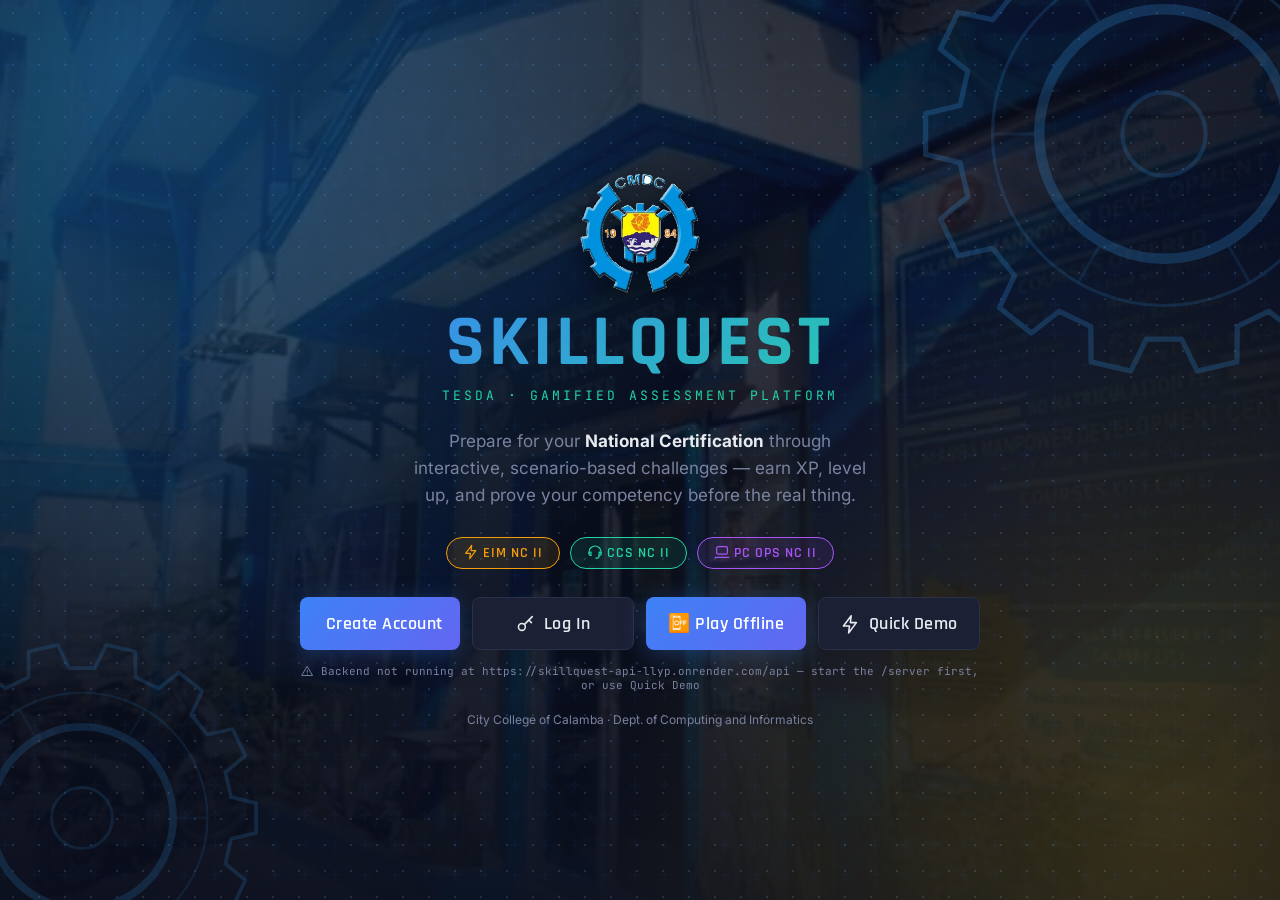
<file: SkillQuest-offline (1)/Games-skillquest-main/index.html>
<!DOCTYPE html>
<html lang="en">
<head>
    <meta charset="UTF-8">
    <meta name="viewport" content="width=device-width, initial-scale=1.0" />
    <meta name="theme-color" content="#0b1020">
    <link rel="manifest" href="manifest.json">
    <title>SkillQuest – TESDA Gamified Assessment</title>
    <link rel="stylesheet" href="css/theme-bg.css">
    <link rel="stylesheet" href="css/index.css">
    <link rel="stylesheet" href="css/icons.css">
</head>
<body>

    <!-- ══════ SPLASH ══════ -->
    <div id="splash" class="screen active">
        <div class="splash-content">
            <img class="splash-crest" src="assets/img/cmdc-logo.png" alt="CMDC logo">
            <div class="splash-logo">SKILLQUEST</div>
            <div class="splash-sub">TESDA · Gamified Assessment Platform</div>
            <p class="splash-tagline">
                Prepare for your <strong>National Certification</strong> through interactive,
                scenario-based challenges — earn XP, level up, and prove your competency
                before the real thing.
            </p>
            <div class="splash-badges">
                <span class="track-pill eim">⚡ EIM NC II</span>
                <span class="track-pill ccs">🎧 CCS NC II</span>
                <span class="track-pill pcops">💻 PC OPS NC II</span>
            </div>

            <div class="button-row">
                <button class="btn btn-success" id="continue-btn" style="display:none;" onclick="resumeSession()">↻ Continue</button>
                <button class="btn btn-primary" onclick="showScreen('register')">▶ Create Account</button>
                <button class="btn btn-secondary" onclick="showScreen('login')">🔑 Log In</button>
                <button class="btn btn-primary" onclick="openOffline()">📴 Play Offline</button>
                <button class="btn btn-secondary" onclick="loadDemo()">⚡ Quick Demo</button>
            </div>

            <p id="api-status" style="margin-top:14px;font-size:11px;color:var(--muted);font-family:'JetBrains Mono',monospace;"></p>
            <p style="margin-top:20px;font-size:12px;color:var(--muted);">
                City College of Calamba · Dept. of Computing and Informatics
            </p>
        </div>
    </div>

    <!-- ══════ REGISTER ══════ -->
    <div id="register" class="screen">
        <div class="reg-box" style="margin:auto;">
            <h2>Create Your Account</h2>
            <p>Set up your account to begin the gamified assessment.</p>

            <div class="form-group">
                <label>I am a...</label>
                <div class="track-select-grid" style="grid-template-columns:1fr 1fr;">
                    <div class="track-card ccs selected" data-role="trainee" onclick="selectRole('trainee',this)">
                        <div class="t-icon">🎓</div>
                        <div class="t-name">TRAINEE</div>
                        <div class="t-full">Take assessments, earn XP</div>
                    </div>
                    <div class="track-card eim" data-role="trainer" onclick="selectRole('trainer',this)">
                        <div class="t-icon">🧑‍🏫</div>
                        <div class="t-name">TRAINER</div>
                        <div class="t-full">Monitor trainee results</div>
                    </div>
                </div>
            </div>

            <div class="form-group">
                <label>Username</label>
                <input type="text" id="reg-username" placeholder="e.g. juandelacruz" autocomplete="username" />
            </div>
            <div class="form-group">
                <label>Password</label>
                <div class="password-field">
                    <input type="password" id="reg-password" placeholder="At least 6 characters" autocomplete="new-password" />
                    <button type="button" class="password-toggle" onclick="togglePasswordVisibility('reg-password', this)" aria-label="Show password" aria-pressed="false">Show</button>
                </div>
            </div>
            <div class="form-group">
                <label>Full Name</label>
                <input type="text" id="reg-name" placeholder="e.g. Juan dela Cruz" />
            </div>
            <div class="form-group">
                <label>Student / Employee ID (optional)</label>
                <input type="text" id="reg-id" placeholder="e.g. 2024-00123" />
            </div>
            <div class="form-group" id="reg-track-group">
                <label>Select Your NC Track</label>
                <div class="track-select-grid">
                    <div class="track-card eim" data-track="eim" onclick="selectTrack('eim',this)">
                        <div class="t-icon">⚡</div>
                        <div class="t-name">EIM NC II</div>
                        <div class="t-full">Electrical Installation & Maintenance</div>
                    </div>
                    <div class="track-card ccs" data-track="ccs" onclick="selectTrack('ccs',this)">
                        <div class="t-icon">🎧</div>
                        <div class="t-name">CCS NC II</div>
                        <div class="t-full">Contact Center Services</div>
                    </div>
                    <div class="track-card pcops" data-track="pcops" onclick="selectTrack('pcops',this)">
                        <div class="t-icon">💻</div>
                        <div class="t-name">PC OPS NC II</div>
                        <div class="t-full">PC Operations & Maintenance</div>
                    </div>
                </div>
            </div>
            <p id="reg-error" style="color:var(--accent4);font-size:13px;margin-bottom:10px;display:none;"></p>
            <div style="display:flex;gap:10px;margin-top:8px;">
                <button class="btn btn-secondary" onclick="showScreen('splash')" style="flex:1">← Back</button>
                <button class="btn btn-primary" id="reg-submit-btn" onclick="registerAccount()" style="flex:2">Create Account →</button>
            </div>
            <p style="margin-top:16px;font-size:13px;color:var(--muted);text-align:center;">
                Already have an account? <a href="#" onclick="showScreen('login');return false;" style="color:var(--accent1);">Log in</a>
            </p>
        </div>
    </div>

    <!-- ══════ OFFLINE PROFILE ══════ -->
    <div id="offline" class="screen">
        <div class="reg-box" style="margin:auto;">
            <h2>Play Offline</h2>
            <p>No account or internet needed. Progress is saved on this device only.</p>
            <div class="form-group">
                <label>Your Name</label>
                <input type="text" id="off-name" placeholder="e.g. Juan dela Cruz" />
            </div>
            <div class="form-group">
                <label>Select Your NC Track</label>
                <div class="track-select-grid">
                    <div class="track-card eim" data-otrack="eim" onclick="selectOfflineTrack('eim',this)"><div class="t-icon">⚡</div><div class="t-name">EIM NC II</div></div>
                    <div class="track-card ccs" data-otrack="ccs" onclick="selectOfflineTrack('ccs',this)"><div class="t-icon">🎧</div><div class="t-name">CCS NC II</div></div>
                    <div class="track-card pcops" data-otrack="pcops" onclick="selectOfflineTrack('pcops',this)"><div class="t-icon">💻</div><div class="t-name">PC OPS NC II</div></div>
                </div>
            </div>
            <p id="off-error" style="color:var(--accent4);font-size:13px;margin-bottom:10px;display:none;"></p>
            <div style="display:flex;gap:10px;margin-top:8px;">
                <button class="btn btn-secondary" onclick="showScreen('splash')" style="flex:1">← Back</button>
                <button class="btn btn-primary" onclick="createOfflineProfile()" style="flex:2">Start →</button>
            </div>
        </div>
    </div>

    <!-- ══════ LOGIN ══════ -->
    <div id="login" class="screen">
        <div class="reg-box" style="margin:auto;">
            <h2>Log In</h2>
            <p>Welcome back — pick up right where you left off.</p>
            <div class="form-group">
                <label>Username</label>
                <input type="text" id="login-username" placeholder="Your username" autocomplete="username" />
            </div>
            <div class="form-group">
                <label>Password</label>
                <div class="password-field">
                    <input type="password" id="login-password" placeholder="Your password" autocomplete="current-password" />
                    <button type="button" class="password-toggle" onclick="togglePasswordVisibility('login-password', this)" aria-label="Show password" aria-pressed="false">Show</button>
                </div>
            </div>
            <p id="login-error" style="color:var(--accent4);font-size:13px;margin-bottom:10px;display:none;"></p>
            <div style="display:flex;gap:10px;margin-top:8px;">
                <button class="btn btn-secondary" onclick="showScreen('splash')" style="flex:1">← Back</button>
                <button class="btn btn-primary" id="login-submit-btn" onclick="loginAccount()" style="flex:2">Log In →</button>
            </div>
            <p style="margin-top:16px;font-size:13px;color:var(--muted);text-align:center;">
                No account yet? <a href="#" onclick="showScreen('register');return false;" style="color:var(--accent1);">Create one</a>
            </p>
        </div>
    </div>

    <!-- ══════ MAIN ══════ -->
    <div id="main" class="screen">
        <div class="top-bar">
            <div class="top-bar-logo">SKILLQUEST</div>
            <div class="player-bar">
                <div class="xp-bar-wrap">
                    <div class="xp-label"><span id="hud-xp">0</span> XP · Next: <span id="hud-next">100</span></div>
                    <div class="xp-track"><div class="xp-fill" id="hud-xp-bar" style="width:0%"></div></div>
                </div>
                <div style="display:flex;flex-direction:column;align-items:flex-end;">
                    <div class="player-name-tag" id="hud-name">Trainee</div>
                    <div class="player-track-tag" id="hud-track">PC OPS NC II</div>
                </div>
                <div class="level-badge">
                    <span class="lv-label">LVL</span>
                    <span class="lv-num" id="hud-level">1</span>
                </div>
                <button class="btn btn-secondary" style="padding:8px 14px;font-size:13px;" onclick="confirmLogout()" title="Log out (progress is saved to your account)">⎋ Log Out</button>
            </div>
        </div>
        <div class="nav-tabs">
            <div class="nav-tab active" onclick="switchTab('dashboard',this)">🏠 Dashboard</div>
            <div class="nav-tab" onclick="switchTab('modules',this)">📋 Modules</div>
            <div class="nav-tab" onclick="switchTab('analytics',this)">📊 Analytics</div>
            <div class="nav-tab" onclick="switchTab('badges',this)">🏅 Badges</div>
            <div class="nav-tab" onclick="switchTab('leaderboard',this)">🏆 Leaderboard</div>
        </div>
        <div class="main-content" id="main-content"></div>
    </div>

    <!-- ══════ TRAINER DASHBOARD ══════ -->
    <div id="trainer-main" class="screen">
        <div class="top-bar">
            <div class="top-bar-logo">SKILLQUEST</div>
            <div class="player-bar">
                <div style="display:flex;flex-direction:column;align-items:flex-end;">
                    <div class="player-name-tag" id="trainer-hud-name">Trainer</div>
                    <div class="player-track-tag">Trainer View</div>
                </div>
                <button class="btn btn-secondary" style="padding:8px 14px;font-size:13px;" onclick="confirmLogout()">⎋ Log Out</button>
            </div>
        </div>
        <div class="main-content" id="trainer-content" style="padding:24px;"></div>
    </div>

    <!-- ══════ QUIZ SCREEN ══════ -->
    <div id="quiz-screen" class="screen">
        <div class="quiz-top">
            <div class="quiz-info">
                <button class="btn btn-secondary" style="padding:8px 14px;font-size:13px;" onclick="exitQuiz()">✕ Exit</button>
                <div>
                    <div class="quiz-comp-name" id="q-comp-name">Module Name</div>
                    <div id="q-track-badge" class="quiz-track-badge"></div>
                </div>
            </div>
            <div class="quiz-progress-row">
                <div class="q-dots" id="q-dots"></div>
                <span id="q-counter" style="margin-left:4px;"></span>
            </div>
            <div class="timer-ring">
                <svg width="52" height="52" viewBox="0 0 52 52">
                    <circle class="timer-bg" cx="26" cy="26" r="22"/>
                    <circle class="timer-arc" id="timer-arc" cx="26" cy="26" r="22"
                    stroke-dasharray="138.2" stroke-dashoffset="0"/>
                </svg>
                <div class="timer-text" id="timer-text">30</div>
            </div>
        </div>
        <div class="quiz-body" id="quiz-body"></div>
    </div>

    <!-- ══════ GAME MODULE SCREEN ══════ -->
    <div id="game-module-screen" class="screen">
        <div class="quiz-top">
            <div class="quiz-info">
                <button class="btn btn-secondary" style="padding:8px 14px;font-size:13px;" onclick="exitGameModule()">✕ Exit</button>
                <div>
                    <div class="quiz-comp-name" id="gm-comp-name">Module Name</div>
                    <div id="gm-track-badge" class="quiz-track-badge"></div>
                </div>
            </div>
            <div class="quiz-progress-row">
                <span id="gm-progress-text" style="font-size:12px;color:var(--muted);">Level progress will appear here as you play</span>
            </div>
        </div>
        <div class="game-module-frame-wrap">
            <iframe id="gm-iframe" class="game-module-iframe" title="Interactive module" scrolling="yes"
            allow="fullscreen"></iframe>
        </div>
    </div>

    <!-- ══════ RESULTS SCREEN ══════ -->
    <div id="results-screen" class="screen">
        <div class="top-bar">
            <div class="top-bar-logo">SKILLQUEST</div>
            <button class="btn btn-secondary" style="padding:8px 18px;" onclick="showMain()">← Back to Dashboard</button>
        </div>
        <div class="results-body" id="results-body"></div>
    </div>

    <!-- Level Up Modal -->
    <div class="modal-overlay" id="levelup-modal">
        <div class="modal">
            <button class="modal-close" onclick="closeModal('levelup-modal')">✕</button>
            <div class="modal-icon">🎉</div>
            <h2>LEVEL UP!</h2>
            <p id="levelup-msg">You reached Level 2! Keep going — the higher the level, the closer you are to NC readiness.</p>
            <button class="btn btn-primary" style="width:100%;" onclick="closeModal('levelup-modal')">Continue ▶</button>
        </div>
    </div>

    <!-- Badge Modal -->
    <div class="modal-overlay" id="badge-modal">
        <div class="modal">
            <button class="modal-close" onclick="closeModal('badge-modal')">✕</button>
            <div class="modal-icon" id="badge-modal-icon">🏅</div>
            <h2>Badge Earned!</h2>
            <p id="badge-modal-msg">You earned the First Steps badge!</p>
            <button class="btn btn-primary" style="width:100%;" onclick="closeModal('badge-modal')">Collect 🎖</button>
        </div>
    </div>

    <!-- ══════ LOGOUT CONFIRMATION MODAL ══════ -->
    <div id="logout-modal" style="display:none; position:fixed; inset:0; background:rgba(0,0,0,.75); z-index:9999; align-items:center; justify-content:center; padding:20px;">
        <div style="background:var(--panel); border:1px solid var(--border); border-radius:16px; padding:36px; max-width:420px; width:100%; text-align:center; position:relative;">
            <button style="position:absolute; top:16px; right:16px; background:var(--card); border:none; color:var(--muted); width:32px; height:32px; border-radius:50%; cursor:pointer; font-size:16px; display:flex; align-items:center; justify-content:center;" onclick="closeLogoutModal()">✕</button>
            <div style="font-size:64px; margin-bottom:12px;">🚪</div>
            <h2 style="font-family:'Rajdhani',sans-serif; font-size:28px; font-weight:700; margin-bottom:8px; color:var(--text);">Log Out?</h2>
            <p style="color:var(--muted); font-size:14px; margin-bottom:24px; line-height:1.6;">
                Are you sure you want to log out? Your progress is already saved to your account.
            </p>
            <div style="display:flex; gap:12px; justify-content:center;">
                <button class="btn btn-secondary" style="flex:1; max-width:160px; padding:12px 20px; font-size:16px;" onclick="closeLogoutModal()">No</button>
                <button class="btn btn-danger" style="flex:1; max-width:160px; padding:12px 20px; font-size:16px;" onclick="doLogout()">Yes, Log Out</button>
            </div>
        </div>
    </div>

    <!-- ══════ CERTIFICATE MODAL ══════ -->
    <div class="modal-overlay" id="cert-modal">
        <div class="modal" style="max-width:760px;">
            <button class="modal-close" onclick="closeModal('cert-modal')">✕</button>
            <h2>🎓 Certificate of Accomplishment</h2>
            <canvas id="cert-canvas" width="1600" height="1130"></canvas>
            <div class="confirm-actions" style="margin-top:16px;">
                <button class="btn btn-secondary" onclick="closeModal('cert-modal')">Close</button>
                <button class="btn btn-primary" onclick="downloadCertificate()">⬇ Download PNG</button>
            </div>
        </div>
    </div>

    <div class="toast" id="toast"></div>

    <script src="js/icons.js"></script>
    <script src="js/index.js"></script>
</body>
</html>
</file>
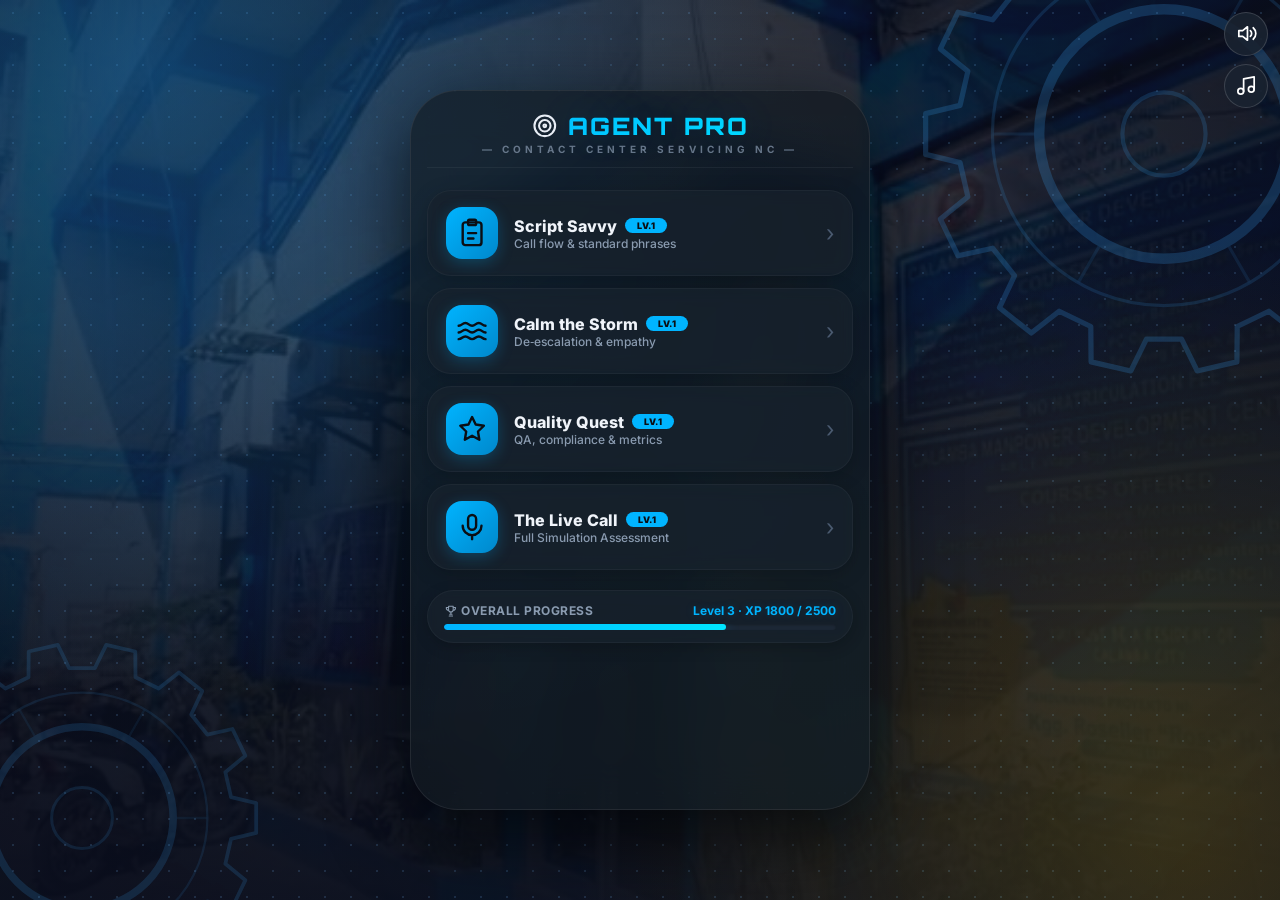
<file: SkillQuest-offline (1)/Games-skillquest-main/games/ccs-game.html>
<!DOCTYPE html>
<html lang="en">
<head>
    <meta charset="UTF-8" />
    <meta name="viewport" content="width=device-width, initial-scale=1.0, maximum-scale=1.0, user-scalable=no" />
    <title>AGENT PRO – CONTACT CENTER SERVICING NC ASSESSMENT</title>
    <link rel="stylesheet" href="../css/theme-bg.css">
    <link rel="stylesheet" href="css/ccs-game.css">
    <link rel="stylesheet" href="../css/icons.css">
</head>
<body>

    <div id="app">
        <div id="dragGhost" class="drag-ghost" style="display:none;"></div>

        <!-- MAIN MENU -->
        <div id="screen-main" class="screen active">
            <div class="title-main">🎯 AGENT PRO</div>
            <div class="title-sub">— CONTACT CENTER SERVICING NC —</div>
            <div class="menu-grid">
                <div class="menu-item" data-game="script" id="menu-script">
                    <div class="icon">📋</div>
                    <div class="info"><div class="name">Script Savvy <span class="badge">Lv.1</span></div><div class="desc">Call flow &amp; standard phrases</div></div>
                    <div class="arrow">›</div>
                </div>
                <div class="menu-item" data-game="storm" id="menu-storm">
                    <div class="icon">🌊</div>
                    <div class="info"><div class="name">Calm the Storm <span class="badge">Lv.1</span></div><div class="desc">De‑escalation &amp; empathy</div></div>
                    <div class="arrow">›</div>
                </div>
                <div class="menu-item" data-game="quality" id="menu-quality">
                    <div class="icon">⭐</div>
                    <div class="info"><div class="name">Quality Quest <span class="badge">Lv.1</span></div><div class="desc">QA, compliance &amp; metrics</div></div>
                    <div class="arrow">›</div>
                </div>
                <div class="menu-item" data-game="live" id="menu-live">
                    <div class="icon">🎙️</div>
                    <div class="info"><div class="name">The Live Call <span class="badge">Lv.1</span></div><div class="desc">Full Simulation Assessment</div></div>
                    <div class="arrow">›</div>
                </div>
            </div>
            <div class="progress-wrap">
                <div class="progress-row">
                    <span class="label">🏆 Overall Progress</span>
                    <span class="value">Level 3 · XP 1800 / 2500</span>
                </div>
                <div class="progress-track"><div class="fill" style="width:72%;"></div></div>
            </div>
        </div>

        <!-- SCRIPT SAVVY -->
        <div id="screen-script" class="screen">
            <div class="back-row">
                <button class="back-btn" data-back="main">‹</button>
                <span class="heading" style="font-size:17px;">📋 Script Savvy</span>
            </div>
            <div id="script-select">
                <div class="subheading">Select Level</div>
                <div class="level-grid" id="scriptLevelGrid"></div>
                <button class="btn btn-primary" id="scriptStartBtn">START LEVEL</button>
            </div>
            <div id="script-instructions" style="display:none;">
                <div class="instructions-box">
                    <div class="obj" id="scriptInstrObj">📋 Call Flow Sequence</div>
                    <div class="detail" id="scriptInstrDetail">Arrange the call flow steps in the correct order. 4 problems per level.</div>
                    <div class="rule">Drag phrases from below</div>
                    <div class="rule">Place them in the correct sequence</div>
                    <div class="rule">Tap CHECK to verify</div>
                </div>
                <button class="btn btn-primary" id="scriptPlayBtn">▶ PLAY</button>
            </div>
            <div id="script-game" style="display:none;">
                <div class="game-header">
                    <span class="level-tag" id="scriptGameLevel">Level 1</span>
                    <span class="stars-display" id="scriptGameStars">♥♥♥♥♥</span>
                    <span class="timer" id="scriptGameTimer">00:00</span>
                </div>
                <div class="flow-board" id="scriptBoard"></div>
                <div class="drag-zone" id="scriptDragZone"><span style="color:#5a6a80;font-size:13px;">⬇ Drag phrases here ⬇</span></div>
                <div id="scriptHintText" style="display:none;margin-top:8px;padding:10px 12px;background:rgba(255,200,0,0.08);border:1px solid rgba(255,200,0,0.3);border-radius:8px;font-size:13px;color:#ffd35c;"></div>
                <div style="display:flex;gap:8px;margin-top:8px;">
                    <button class="btn btn-secondary" id="scriptHintBtn" style="flex:1;">💡 HINT</button>
                    <button class="btn btn-primary" id="scriptCheckBtn" style="flex:1;">✅ CHECK</button>
                </div>
            </div>
            <div class="feedback-overlay" id="scriptFeedback">
                <div class="big-icon" id="scriptFbIcon">🎉</div>
                <div class="fb-title gold" id="scriptFbTitle">Well Done!</div>
                <div class="fb-sub" id="scriptFbSub">You nailed the call flow!</div>
                <div class="fb-score" id="scriptFbScore"><div class="row"><span class="label">TOTAL XP</span><span class="text-glow" style="color:#00b4ff;">75 XP</span></div></div>
                <div style="display:flex;gap:10px;width:100%;max-width:280px;">
                    <button class="btn btn-secondary" id="scriptFbReplay">↻ REPLAY</button>
                    <button class="btn btn-primary" id="scriptFbNext">➜ NEXT LEVEL</button>
                </div>
            </div>
        </div>

        <!-- CALM THE STORM -->
        <div id="screen-storm" class="screen">
            <div class="back-row">
                <button class="back-btn" data-back="main">‹</button>
                <span class="heading" style="font-size:17px;">🌊 Calm the Storm</span>
            </div>
            <div id="storm-select">
                <div class="subheading">Select Level</div>
                <div class="level-grid" id="stormLevelGrid"></div>
                <button class="btn btn-primary" id="stormStartBtn">START LEVEL</button>
            </div>
            <div id="storm-instructions" style="display:none;">
                <div class="instructions-box">
                    <div class="obj" id="stormInstrObj">🌊 De‑escalation Scenario</div>
                    <div class="detail" id="stormInstrDetail">Read the scenario and choose the best response. 4 problems per level.</div>
                    <div class="rule">Read the customer situation</div>
                    <div class="rule">Select the most empathetic response</div>
                    <div class="rule">Submit to see if you calmed the storm</div>
                </div>
                <button class="btn btn-primary" id="stormPlayBtn">▶ PLAY</button>
            </div>
            <div id="storm-game" style="display:none;">
                <div class="game-header">
                    <span class="level-tag" id="stormGameLevel">Level 1</span>
                    <span class="stars-display" id="stormGameStars">♥♥♥♥♥</span>
                    <span class="timer" id="stormGameTimer">00:00</span>
                </div>
                <div class="scenario-box" id="stormScenarioBox">
                    <div class="scenario-label">📞 CUSTOMER SCENARIO</div>
                    <div class="scenario-text" id="stormScenarioText">Customer is frustrated about a billing error that has been ongoing for 3 weeks.</div>
                    <div class="scenario-options" id="stormOptions"></div>
                    <div class="scenario-feedback info" id="stormFeedback">Choose the best response to de‑escalate.</div>
                </div>
                <button class="btn btn-primary" id="stormSubmitBtn" style="margin-top:6px;">✅ SUBMIT</button>
            </div>
            <div class="feedback-overlay" id="stormFeedbackOverlay">
                <div class="big-icon" id="stormFbIcon">🎉</div>
                <div class="fb-title gold" id="stormFbTitle">Storm Calmed!</div>
                <div class="fb-sub" id="stormFbSub">Great empathy and de‑escalation skills!</div>
                <div class="fb-score" id="stormFbScore"><div class="row"><span class="label">TOTAL XP</span><span class="text-glow" style="color:#00b4ff;">75 XP</span></div></div>
                <div style="display:flex;gap:10px;width:100%;max-width:280px;">
                    <button class="btn btn-secondary" id="stormFbReplay">↻ REPLAY</button>
                    <button class="btn btn-primary" id="stormFbNext">➜ NEXT LEVEL</button>
                </div>
            </div>
        </div>

        <!-- QUALITY QUEST -->
        <div id="screen-quality" class="screen">
            <div class="back-row">
                <button class="back-btn" data-back="main">‹</button>
                <span class="heading" style="font-size:17px;">⭐ Quality Quest</span>
            </div>
            <div id="quality-select">
                <div class="subheading">Select Level</div>
                <div class="level-grid" id="qualityLevelGrid"></div>
                <button class="btn btn-primary" id="qualityStartBtn">START LEVEL</button>
            </div>
            <div id="quality-instructions" style="display:none;">
                <div class="instructions-box">
                    <div class="obj" id="qualityInstrObj">⭐ QA &amp; Compliance</div>
                    <div class="detail" id="qualityInstrDetail">Answer the quality assurance questions correctly. 4 problems per level.</div>
                    <div class="rule">Read each QA scenario</div>
                    <div class="rule">Select the correct answer</div>
                    <div class="rule">Complete all to pass</div>
                </div>
                <button class="btn btn-primary" id="qualityPlayBtn">▶ PLAY</button>
            </div>
            <div id="quality-game" style="display:none;">
                <div class="game-header">
                    <span class="level-tag" id="qualityGameLevel">Level 1</span>
                    <span class="stars-display" id="qualityGameStars">♥♥♥♥♥</span>
                    <span class="timer" id="qualityGameTimer">00:00</span>
                </div>
                <div class="qa-question" id="qualityQuestionBox">
                    <div class="q-text" id="qualityQuestion">What is the first step when handling a customer complaint?</div>
                    <div class="q-options" id="qualityOptions"></div>
                </div>
                <button class="btn btn-primary" id="qualitySubmitBtn" style="margin-top:8px;">✅ SUBMIT</button>
            </div>
            <div class="feedback-overlay" id="qualityFeedback">
                <div class="big-icon" id="qualityFbIcon">🎉</div>
                <div class="fb-title gold" id="qualityFbTitle">QA Passed!</div>
                <div class="fb-sub" id="qualityFbSub">Excellent compliance knowledge!</div>
                <div class="fb-score" id="qualityFbScore"><div class="row"><span class="label">TOTAL XP</span><span class="text-glow" style="color:#00b4ff;">75 XP</span></div></div>
                <div style="display:flex;gap:10px;width:100%;max-width:280px;">
                    <button class="btn btn-secondary" id="qualityFbReplay">↻ REPLAY</button>
                    <button class="btn btn-primary" id="qualityFbNext">➜ NEXT LEVEL</button>
                </div>
            </div>
        </div>

        <!-- THE LIVE CALL -->
        <div id="screen-live" class="screen">
            <div class="back-row">
                <button class="back-btn" data-back="main">‹</button>
                <span class="heading" style="font-size:17px;">🎙️ The Live Call</span>
            </div>
            <div id="live-select">
                <div class="subheading">Choose a Call Scenario</div>
                <div class="menu-grid" id="liveCallGrid" style="margin:10px 0 16px;"></div>
                <button class="btn btn-primary" id="liveStartBtn">START CALL</button>
            </div>
            <div id="live-instructions" style="display:none;">
                <div class="instructions-box">
                    <div class="obj" id="liveInstrObj">🎙️ Full Simulation Assessment</div>
                    <div class="detail" id="liveInstrDetail">Listen to the customer and choose the best response at each step. You'll be scored across the whole call.</div>
                    <div class="rule">Tap 🔊 to hear the customer's voice</div>
                    <div class="rule">Pick the best response at each turn</div>
                    <div class="rule">Get a full assessment at the end</div>
                </div>
                <button class="btn btn-primary" id="livePlayBtn">▶ START</button>
            </div>
            <div id="live-game" style="display:none;">
                <div class="game-header">
                    <span class="level-tag" id="liveGameLevel">Call 1</span>
                    <span class="stars-display" id="liveGameHearts">♥♥♥♥♥</span>
                    <span class="stars-display" id="liveGameTurn">Turn 1/5</span>
                    <span class="timer" id="liveGameTimer">00:00</span>
                </div>
                <div class="scenario-box" id="liveScenarioBox">
                    <div class="scenario-label" id="liveSpeakerLabel">📞 CUSTOMER</div>
                    <div class="scenario-text" id="liveScenarioText">Hello?</div>
                    <button class="btn btn-secondary" id="liveReplayVoiceBtn" style="margin-top:10px;">🔊 REPLAY VOICE</button>
                    <div class="scenario-options" id="liveOptions" style="margin-top:12px;"></div>
                    <div class="scenario-feedback info" id="liveFeedback">Choose your response.</div>
                </div>
                <button class="btn btn-primary" id="liveSubmitBtn" style="margin-top:6px;">✅ RESPOND</button>
            </div>
            <div class="feedback-overlay" id="liveFeedbackOverlay">
                <div class="big-icon" id="liveFbIcon">🎉</div>
                <div class="fb-title gold" id="liveFbTitle">Call Complete!</div>
                <div class="fb-sub" id="liveFbSub">Here's your full assessment</div>
                <div class="fb-score" id="liveFbScore" style="max-width:320px;"></div>
                <div style="display:flex;gap:10px;width:100%;max-width:320px;">
                    <button class="btn btn-secondary" id="liveFbReplay">↻ RETRY</button>
                    <button class="btn btn-primary" id="liveFbNext">➜ MENU</button>
                </div>
            </div>
        </div>
    </div>

    <script src="../js/icons.js"></script>
    <script src="js/ccs-game.js"></script>
</body>
</html>
</file>
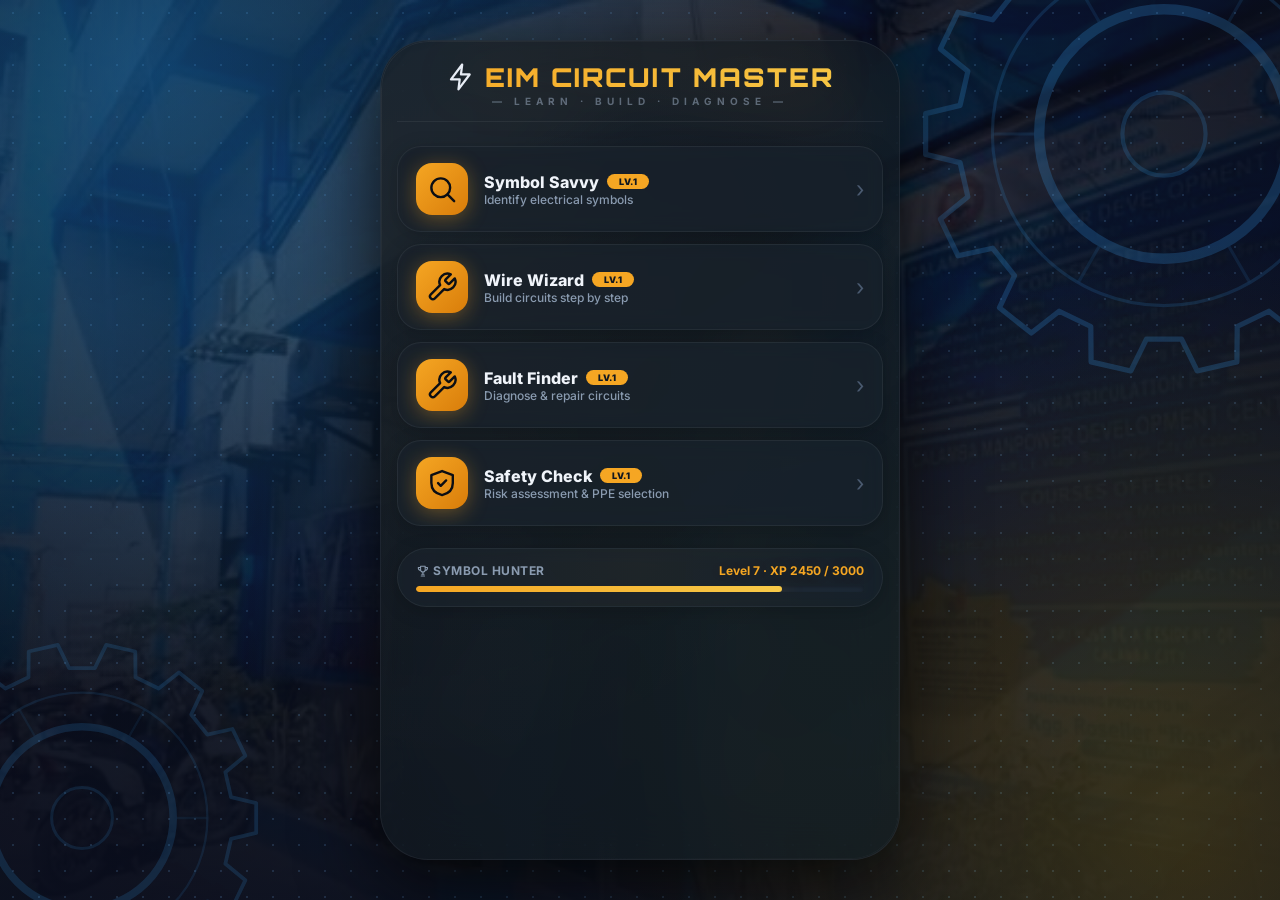
<file: SkillQuest-offline (1)/Games-skillquest-main/games/eim-game.html>
<!DOCTYPE html>
<html lang="en">
<head>
    <meta charset="UTF-8" />
    <meta name="viewport" content="width=device-width, initial-scale=1.0, maximum-scale=1.0, user-scalable=no" />
    <title>EIM Circuit Master</title>
    <link rel="stylesheet" href="../css/theme-bg.css">
    <link rel="stylesheet" href="css/eim-game.css">
    <link rel="stylesheet" href="../css/icons.css">
</head>
<body>

    <div id="app">
        <!-- ─── DRAG GHOST ─── -->
        <div id="dragGhost"></div>

        <!-- SCREEN: MAIN MENU -->
        <div id="screen-main" class="screen active">
            <div class="title-main">⚡ EIM CIRCUIT MASTER</div>
            <div class="title-sub">— learn · build · diagnose —</div>

            <div class="menu-grid">
                <div class="menu-item" data-game="symbol" id="menu-symbol">
                    <div class="icon">🔍</div>
                    <div class="info">
                        <div class="name">Symbol Savvy <span class="badge">Lv.1</span></div>
                        <div class="desc">Identify electrical symbols</div>
                    </div>
                    <div class="arrow">›</div>
                </div>
                <div class="menu-item" data-game="wire" id="menu-wire">
                    <div class="icon">🔧</div>
                    <div class="info">
                        <div class="name">Wire Wizard <span class="badge">Lv.1</span></div>
                        <div class="desc">Build circuits step by step</div>
                    </div>
                    <div class="arrow">›</div>
                </div>
                <div class="menu-item" data-game="fault" id="menu-fault">
                    <div class="icon">🛠️</div>
                    <div class="info">
                        <div class="name">Fault Finder <span class="badge">Lv.1</span></div>
                        <div class="desc">Diagnose & repair circuits</div>
                    </div>
                    <div class="arrow">›</div>
                </div>
                <div class="menu-item" data-game="code" id="menu-code">
                    <div class="icon">🛡️</div>
                    <div class="info">
                        <div class="name">Safety Check <span class="badge">Lv.1</span></div>
                        <div class="desc">Risk assessment & PPE selection</div>
                    </div>
                    <div class="arrow">›</div>
                </div>
            </div>

            <div class="progress-wrap">
                <div class="progress-row">
                    <span class="label">🏆 Symbol Hunter</span>
                    <span class="value">Level 7 · XP 2450 / 3000</span>
                </div>
                <div class="progress-track">
                    <div class="fill" style="width:81.7%;"></div>
                </div>
            </div>
        </div>

        <!-- SCREEN: SYMBOL SAVVY -->
        <div id="screen-symbol" class="screen">
            <div class="back-row">
                <button class="back-btn" data-back="main">‹</button>
                <span class="heading" style="font-size:17px;">🔍 Symbol Savvy</span>
            </div>
            <div id="symbol-select">
                <div class="subheading">Select Level</div>
                <div class="level-grid" id="symbolLevelGrid"></div>
                <button class="btn btn-primary" id="symbolStartBtn">START LEVEL</button>
            </div>
            <div id="symbol-instructions" style="display:none;">
                <div class="instructions-box">
                    <div class="obj" id="symbolInstrObj">🎯 Match each symbol to its correct name.</div>
                    <div class="detail" id="symbolInstrDetail">Drag a name from the list and drop it on the matching symbol.</div>
                    <div class="rule">Drag names from below</div>
                    <div class="rule">Drop on the correct symbol</div>
                    <div class="rule">Match all to complete</div>
                </div>
                <button class="btn btn-primary" id="symbolPlayBtn">▶ PLAY</button>
            </div>
            <div id="symbol-game" style="display:none;">
                <div class="game-header">
                    <span class="level-tag" id="symbolGameLevel">Level 1</span>
                    <span class="stars-display" id="symbolGameStars">♥♥♥♥♥</span>
                    <span class="timer" id="symbolGameTimer">00:00</span>
                </div>
                <div class="drop-grid" id="symbolDropGrid"></div>
                <div class="drag-zone" id="symbolDragZone"><span style="color:#5a6a80;font-size:13px;">Drag names here →</span></div>
                <button class="btn btn-secondary" id="symbolCheckBtn" style="margin-top:8px;">✅ CHECK</button>
            </div>
            <div class="feedback-overlay" id="symbolFeedback">
                <div class="big-icon" id="symbolFbIcon">🎉</div>
                <div class="fb-title gold" id="symbolFbTitle">Well Done!</div>
                <div class="fb-sub" id="symbolFbSub">You identified all symbols correctly!</div>
                <div class="fb-score" id="symbolFbScore"><div class="row"><span class="label">TOTAL XP</span><span class="text-glow" style="color:#f5a623;">75 XP</span></div></div>
                <div style="display:flex;gap:10px;width:100%;max-width:280px;">
                    <button class="btn btn-secondary" id="symbolFbReplay">↻ REPLAY</button>
                    <button class="btn btn-primary" id="symbolFbNext">➜ NEXT LEVEL</button>
                </div>
            </div>
            <div id="symbol-progress" style="display:none;margin-top:10px;">
                <div class="label-sm text-center" style="margin-bottom:4px;">Your Progress</div>
                <div class="progress-map" id="symbolProgressMap"></div>
                <button class="btn btn-secondary" id="symbolProgressBack" style="margin-top:8px;">← BACK TO MENU</button>
            </div>
        </div>

        <!-- SCREEN: WIRE WIZARD — ENHANCED -->
        <div id="screen-wire" class="screen">
            <div class="back-row">
                <button class="back-btn" data-back="main">‹</button>
                <span class="heading" style="font-size:17px;">🔧 Wire Wizard</span>
            </div>
            <div id="wire-select">
                <div class="subheading">Select Level</div>
                <div class="level-grid" id="wireLevelGrid"></div>
                <button class="btn btn-primary" id="wireStartBtn">START LEVEL</button>
            </div>
            <div id="wire-instructions" style="display:none;">
                <div class="instructions-box">
                    <div class="obj" id="wireInstrObj">🔌 Level 1: Simple Series</div>
                    <div class="detail" id="wireInstrDetail">Connect the components in one continuous loop.</div>
                    <div class="comp-list" id="wireCompList"></div>
                    <div class="rule">Click a terminal</div>
                    <div class="rule">Click another terminal to connect</div>
                    <div class="rule">Click the Submit button to test</div>
                    <div class="rule">Use CLUE for help (once per level)</div>
                </div>
                <button class="btn btn-primary" id="wirePlayBtn">▶ PLAY</button>
            </div>
            <div id="wire-game" style="display:none;">
                <div class="game-header">
                    <span class="level-tag" id="wireGameLevel">Level 1</span>
                    <span class="stars-display" id="wireGameStars">♥♥♥♥♥</span>
                    <span class="timer" id="wireGameTimer">00:00</span>
                </div>
                <!-- ENHANCED CANVAS AREA -->
                <div class="circuit-area" id="circuitArea">
                    <div class="instruction" id="wireInstruction">🔌 Connect correctly to <span>turn on</span> the light.</div>
                    <canvas id="wireCanvas" width="1000" height="380"></canvas>
                    <div id="wireFeedback" class="wire-feedback hidden"></div>
                </div>
                <div class="controls" style="display:flex; gap:12px; margin-top:8px;">
                    <button class="btn btn-secondary" id="wireResetBtn" style="flex:1; padding:12px 16px;">⟳ Reset</button>
                    <button class="btn btn-clue" id="wireClueBtn" style="flex:0.5; padding:12px 16px;">💡 CLUE</button>
                    <button class="btn btn-primary" id="wireSubmitBtn" style="flex:1; padding:12px 16px;">✓ Submit</button>
                </div>
            </div>
            <div class="feedback-overlay" id="wireFeedbackOverlay">
                <div class="big-icon" id="wireFbIcon">🎉</div>
                <div class="fb-title gold" id="wireFbTitle">Level Complete!</div>
                <div class="fb-sub" id="wireFbSub">Great job!</div>
                <div class="fb-score" id="wireFbScore"><div class="row"><span class="label">TOTAL XP</span><span class="text-glow" style="color:#f5a623;">75 XP</span></div></div>
                <div style="display:flex;gap:10px;width:100%;max-width:280px;">
                    <button class="btn btn-secondary" id="wireFbReplay">↻ REPLAY</button>
                    <button class="btn btn-primary" id="wireFbNext">➜ NEXT LEVEL</button>
                </div>
            </div>
        </div>

        <!-- SCREEN: FAULT FINDER -->
        <div id="screen-fault" class="screen">
            <div class="back-row">
                <button class="back-btn" data-back="main">‹</button>
                <span class="heading" style="font-size:17px;">🛠️ Fault Finder</span>
            </div>
            <div id="fault-select">
                <div class="subheading">Diagnose broken circuits</div>
                <div class="level-grid" id="faultLevelGrid"></div>
                <button class="btn btn-primary" id="faultStartBtn">START LEVEL</button>
            </div>
            <div id="fault-instructions" style="display:none;">
                <div class="instructions-box">
                    <div class="obj" id="faultInstrObj">🔎 Find the fault</div>
                    <div class="detail" id="faultInstrDetail">Tap INSPECT to reveal the fault, then select the correct repair action from the choices. Finally, tap REPAIR to fix it.</div>
                    <div class="rule">Tap <strong>INSPECT</strong> to reveal the fault</div>
                    <div class="rule">Choose the correct repair action from four options</div>
                    <div class="rule">Tap <strong>REPAIR</strong> to apply the fix</div>
                </div>
                <button class="btn btn-primary" id="faultPlayBtn">▶ PLAY</button>
            </div>
            <div id="fault-game" style="display:none;">
                <div class="game-header">
                    <span class="level-tag" id="faultGameLevel">Level 1</span>
                    <span class="stars-display" id="faultGameStars">♥♥♥♥♥</span>
                    <span class="timer" id="faultGameTimer">00:00</span>
                </div>
                <div class="fault-level-container">
                    <div class="fault-header">
                        <div class="fault-level-name" id="faultLevelName">Open Circuit</div>
                        <div class="fault-desc" id="faultLevelDesc">Find the broken wire and fix the open circuit.</div>
                    </div>
                    <div class="fault-problem-box" id="faultProblemBox">❓ What's wrong? Tap INSPECT to find out.</div>
                    <div class="fault-circuit-box" id="faultCircuitBox">
                        <div class="circuit-diagram" id="faultCircuitDisplay">
                            <span class="component">[🔋]</span>
                            <span class="component">──</span>
                            <span class="component">[💡]</span>
                            <span class="component">──</span>
                            <span class="fault-highlight" id="faultMarker">✖</span>
                            <span class="component">──</span>
                            <span class="component">[🔌]</span>
                        </div>
                    </div>
                    <div class="fault-status-bar fault-active" id="faultStatusBar">
                        <span class="status-icon">⚠️</span>
                        <span id="faultStatusText">Fault: Open circuit detected</span>
                    </div>
                    <div class="fault-choices" id="faultChoices">
                        <div class="choices-prompt">Select the correct repair action:</div>
                        <div class="choices-container" id="faultOptionsContainer"></div>
                        <div class="choice-feedback" id="faultChoiceFeedback"></div>
                    </div>
                    <div class="fault-actions">
                        <button class="btn btn-inspect" id="faultInspectBtn">🔍 INSPECT</button>
                        <button class="btn btn-repair" id="faultRepairBtn" disabled>🔧 REPAIR</button>
                    </div>
                    <div class="fault-level-progress" id="faultProgressDots"></div>
                    <button class="btn btn-secondary" id="faultResetBtn" style="display:none;">↻ RESET</button>
                </div>
            </div>
            <div class="feedback-overlay" id="faultFeedback">
                <div class="big-icon" id="faultFbIcon">✅</div>
                <div class="fb-title green" id="faultFbTitle">Fixed!</div>
                <div class="fb-sub" id="faultFbSub">You repaired the circuit successfully!</div>
                <div class="fb-score" id="faultFbScore">
                    <div class="row"><span class="label">Hearts Left</span><span class="hearts-row" id="fbHearts">♥♥♥♥♥</span></div>
                    <div class="row"><span class="label">Time Bonus</span><span id="fbTimeBonus">+45 XP</span></div>
                    <div class="row"><span class="label">Accuracy Bonus</span><span id="fbAccuracyBonus">+30 XP</span></div>
                    <div class="row"><span class="label">TOTAL XP</span><span class="text-glow" style="color:#f5a623;" id="fbTotalXP">75 XP</span></div>
                </div>
                <div style="display:flex;gap:10px;width:100%;max-width:280px;">
                    <button class="btn btn-secondary" id="faultFbReplay">↻ REPLAY</button>
                    <button class="btn btn-primary" id="faultFbNext">➜ NEXT LEVEL</button>
                </div>
            </div>
        </div>

        <!-- SCREEN: SAFETY CHECK -->
        <div id="screen-code" class="screen">
            <div class="back-row">
                <button class="back-btn" data-back="main">‹</button>
                <span class="heading" style="font-size:17px;">🛡️ Safety Check</span>
            </div>
            <div id="code-select">
                <div class="subheading">Select Level</div>
                <div class="level-grid" id="codeLevelGrid"></div>
                <button class="btn btn-primary" id="codeStartBtn">START LEVEL</button>
            </div>
            <div id="code-instructions" style="display:none;">
                <div class="instructions-box">
                    <div class="obj" id="codeInstrObj">🛡️ Safety Knowledge</div>
                    <div class="detail" id="codeInstrDetail">Review the Risk Assessment, then select the correct PPE items. Tap CHECK to submit your answer.</div>
                    <div class="rule">Read the Hazard and Risk Rating</div>
                    <div class="rule">Tap PPE items to select/deselect them</div>
                    <div class="rule">Select all required PPE items</div>
                    <div class="rule">Tap CHECK to check your selection</div>
                </div>
                <button class="btn btn-primary" id="codePlayBtn">▶ START LEVEL</button>
            </div>
            <div id="code-game" style="display:none;">
                <div class="game-header">
                    <span class="level-tag" id="codeGameLevel">Level 1</span>
                    <span class="stars-display" id="codeGameStars">♥♥♥♥♥</span>
                    <span class="timer" id="codeGameTimer">00:00</span>
                </div>

                <div class="safety-level-container">
                    <div class="safety-header">
                        <div class="safety-level-name" id="safetyLevelName">Basic Safety</div>
                        <div class="safety-level-stars" id="safetyLevelStars">♥♥♥♥♥</div>
                    </div>

                    <div class="safety-risk-box" id="safetyRiskBox">
                        <div class="risk-label">⚠️ RISK ASSESSMENT</div>
                        <div class="risk-hazard" id="safetyHazard">Hazard: Broken wire / exposed end</div>
                        <div class="risk-row">
                            <span class="risk-label-sm">Risk Rating</span>
                            <span class="risk-value medium" id="safetyRiskRating">Medium</span>
                        </div>
                        <div class="risk-row">
                            <span class="risk-label-sm">Control</span>
                            <span class="risk-value" id="safetyControl">Unconnected power before repair</span>
                        </div>
                    </div>

                    <div class="safety-ppe-section" id="safetyPPESection">
                        <div class="ppe-label">🛡️ PPE CHECK</div>
                        <div class="ppe-grid" id="safetyPPEGrid"></div>
                    </div>

                    <div class="safety-feedback-text info" id="safetyFeedback">Select the required PPE items for this hazard.</div>

                    <button class="btn btn-primary" id="safetySubmitBtn" style="margin-top:6px;">✅ CHECK</button>
                </div>
            </div>

            <div class="feedback-overlay" id="codeFeedback">
                <div class="big-icon" id="codeFbIcon">🎉</div>
                <div class="fb-title gold" id="codeFbTitle">Level Complete!</div>
                <div class="fb-sub" id="codeFbSub">Great safety knowledge!</div>
                <div class="fb-score" id="codeFbScore"><div class="row"><span class="label">TOTAL XP</span><span class="text-glow" style="color:#f5a623;">75 XP</span></div></div>
                <div style="display:flex;gap:10px;width:100%;max-width:280px;">
                    <button class="btn btn-secondary" id="codeFbReplay">↻ REPLAY</button>
                    <button class="btn btn-primary" id="codeFbNext">➜ NEXT LEVEL</button>
                </div>
            </div>
        </div>

    </div>

    <script src="../js/icons.js"></script>
    <script src="js/eim-game.js"></script>
</body>
</html>
</file>
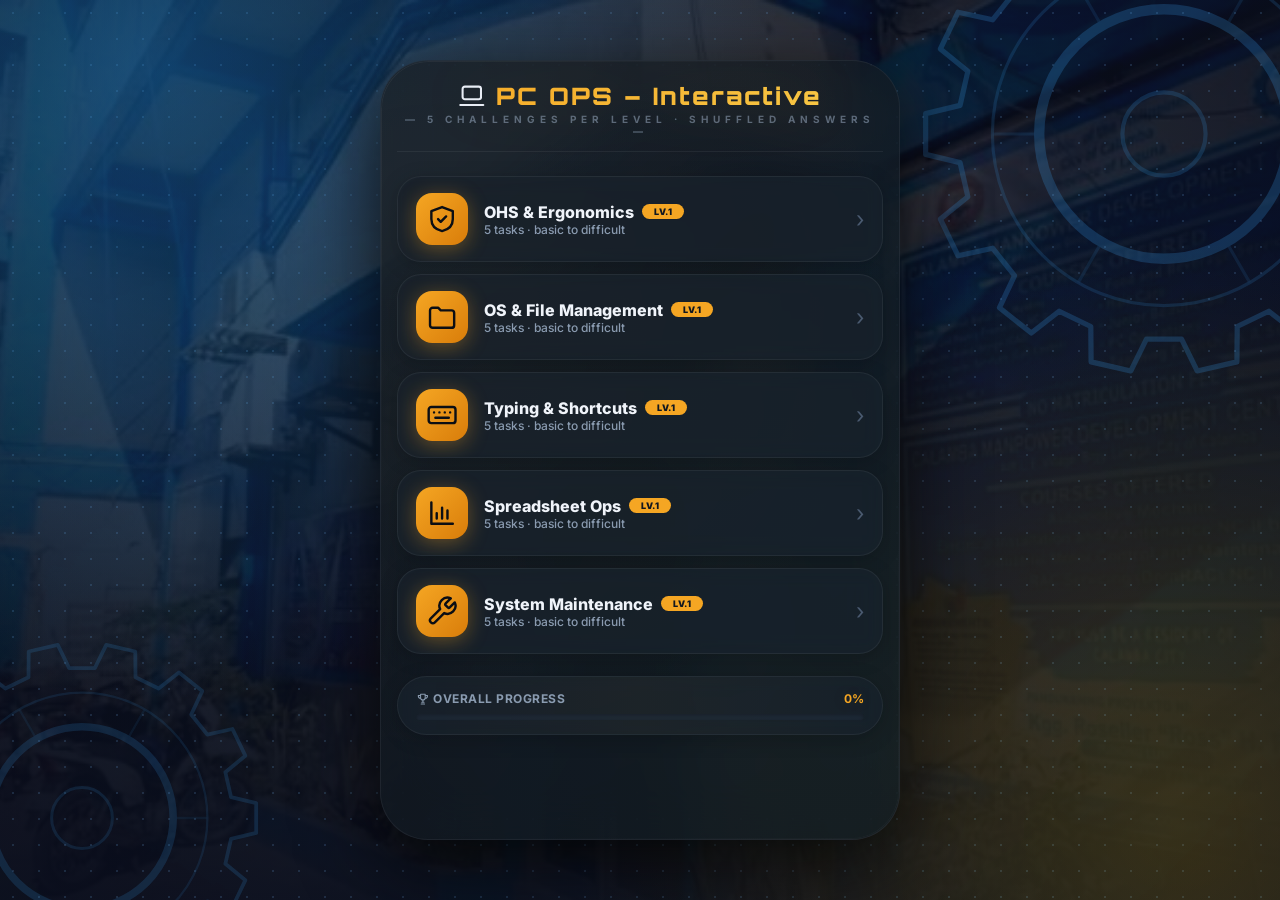
<file: SkillQuest-offline (1)/Games-skillquest-main/games/pc-ops-game.html>
<!DOCTYPE html>
<html lang="en">
<head>
    <meta charset="UTF-8" />
    <meta name="viewport" content="width=device-width, initial-scale=1.0, maximum-scale=1.0, user-scalable=no" />
    <title>PC Operations – Interactive</title>
    <link rel="stylesheet" href="../css/theme-bg.css">
    <link rel="stylesheet" href="css/pc-ops-game.css">
    <link rel="stylesheet" href="../css/icons.css">
</head>
<body>

    <div id="app">
        <div id="dragGhost"></div>

        <!-- ─── GLOSSARY OVERLAY ─── -->
        <div class="glossary-overlay" id="glossaryOverlay">
            <div class="glossary-modal">
                <h2>📖 Glossary</h2>
                <div id="glossaryList"></div>
                <button class="close-btn" id="glossaryCloseBtn">Close</button>
            </div>
        </div>

        <!-- ─── MAIN MENU ─── -->
        <div id="screen-main" class="screen active">
            <div class="title-main">💻 PC OPS – Interactive</div>
            <div class="title-sub">— 5 challenges per level · shuffled answers —</div>
            <div class="menu-grid">
                <div class="menu-item" data-game="ohs" id="menu-ohs" title="Occupational Health and Safety &amp; Ergonomics">
                    <div class="icon">🛡️</div>
                    <div class="info">
                        <div class="name">OHS &amp; Ergonomics <span class="badge">Lv.1</span></div>
                        <div class="desc">5 tasks · basic to difficult</div>
                    </div>
                    <div class="arrow">›</div>
                </div>
                <div class="menu-item" data-game="os" id="menu-os" title="Operating System &amp; File Management">
                    <div class="icon">📁</div>
                    <div class="info">
                        <div class="name">OS &amp; File Management <span class="badge">Lv.1</span></div>
                        <div class="desc">5 tasks · basic to difficult</div>
                    </div>
                    <div class="arrow">›</div>
                </div>
                <div class="menu-item" data-game="typing" id="menu-typing" title="Typing &amp; Keyboard Shortcuts">
                    <div class="icon">⌨️</div>
                    <div class="info">
                        <div class="name">Typing &amp; Shortcuts <span class="badge">Lv.1</span></div>
                        <div class="desc">5 tasks · basic to difficult</div>
                    </div>
                    <div class="arrow">›</div>
                </div>
                <div class="menu-item" data-game="spreadsheet" id="menu-spreadsheet" title="Spreadsheet Operations">
                    <div class="icon">📊</div>
                    <div class="info">
                        <div class="name">Spreadsheet Ops <span class="badge">Lv.1</span></div>
                        <div class="desc">5 tasks · basic to difficult</div>
                    </div>
                    <div class="arrow">›</div>
                </div>
                <div class="menu-item" data-game="maintenance" id="menu-maintenance" title="System Maintenance &amp; Troubleshooting">
                    <div class="icon">🔧</div>
                    <div class="info">
                        <div class="name">System Maintenance <span class="badge">Lv.1</span></div>
                        <div class="desc">5 tasks · basic to difficult</div>
                    </div>
                    <div class="arrow">›</div>
                </div>
            </div>
            <div class="progress-wrap">
                <div class="progress-row">
                    <span class="label">🏆 Overall Progress</span>
                    <span class="value" id="overallProgress">0%</span>
                </div>
                <div class="progress-track">
                    <div class="fill" id="overallFill" style="width:0%;"></div>
                </div>
            </div>
        </div>

        <!-- ─── OHS ─── -->
        <div id="screen-ohs" class="screen">
            <div class="back-row">
                <button class="back-btn" data-back="main">‹</button>
                <span class="heading" style="font-size:17px;">🛡️ OHS &amp; Ergonomics</span>
            </div>
            <div id="ohs-select">
                <div class="subheading">Select Level</div>
                <div class="level-grid" id="ohsLevelGrid"></div>
                <button class="btn btn-primary" id="ohsStartBtn">START LEVEL</button>
            </div>
            <div id="ohs-instructions" style="display:none;">
                <div class="instructions-box">
                    <div class="obj" id="ohsInstrObj">🎯 5 challenges</div>
                    <div class="detail" id="ohsInstrDetail">Answer each challenge. Drag, sequence, or choose.</div>
                    <div class="rule">Complete all 5 to finish the level</div>
                    <div class="rule">Answers are shuffled each time</div>
                </div>
                <button class="btn btn-primary" id="ohsPlayBtn">▶ PLAY</button>
            </div>
            <div id="ohs-game" style="display:none;">
                <div class="game-header">
                    <span class="level-tag" id="ohsGameLevel">Level 1</span>
                    <span class="stars-display" id="ohsGameStars">♥♥♥♥♥</span>
                    <span class="timer" id="ohsGameTimer">00:00</span>
                    <button class="glossary-btn" data-glossary="ohs">📖</button>
                </div>
                <div class="game-area" id="ohsGameArea"></div>
                <div class="game-actions">
                    <button class="btn btn-secondary" id="ohsResetBtn">↻ Reset</button>
                    <button class="btn btn-primary" id="ohsNextBtn" disabled>➜ NEXT</button>
                </div>
            </div>
            <div class="feedback-overlay" id="ohsFeedbackOverlay">
                <div class="big-icon" id="ohsFbIcon">🎉</div>
                <div class="fb-title gold" id="ohsFbTitle">Level Complete!</div>
                <div class="fb-sub" id="ohsFbSub">Great work!</div>
                <div class="fb-score" id="ohsFbScore"><div class="row"><span class="label">TOTAL XP</span><span class="text-glow" style="color:#f5a623;">75 XP</span></div></div>
                <div style="display:flex;gap:10px;width:100%;max-width:280px;">
                    <button class="btn btn-secondary" id="ohsFbReplay">↻ REPLAY</button>
                    <button class="btn btn-primary" id="ohsFbNext">➜ NEXT LEVEL</button>
                </div>
            </div>
        </div>

        <!-- ─── OS ─── -->
        <div id="screen-os" class="screen">
            <div class="back-row">
                <button class="back-btn" data-back="main">‹</button>
                <span class="heading" style="font-size:17px;">📁 OS &amp; File Management</span>
            </div>
            <div id="os-select">
                <div class="subheading">Select Level</div>
                <div class="level-grid" id="osLevelGrid"></div>
                <button class="btn btn-primary" id="osStartBtn">START LEVEL</button>
            </div>
            <div id="os-instructions" style="display:none;">
                <div class="instructions-box">
                    <div class="obj" id="osInstrObj">📂 5 challenges</div>
                    <div class="detail" id="osInstrDetail">Drag, sequence, or choose.</div>
                    <div class="rule">Complete all 5</div>
                </div>
                <button class="btn btn-primary" id="osPlayBtn">▶ PLAY</button>
            </div>
            <div id="os-game" style="display:none;">
                <div class="game-header">
                    <span class="level-tag" id="osGameLevel">Level 1</span>
                    <span class="stars-display" id="osGameStars">♥♥♥♥♥</span>
                    <span class="timer" id="osGameTimer">00:00</span>
                    <button class="glossary-btn" data-glossary="os">📖</button>
                </div>
                <div class="game-area" id="osGameArea"></div>
                <div class="game-actions">
                    <button class="btn btn-secondary" id="osResetBtn">↻ Reset</button>
                    <button class="btn btn-primary" id="osNextBtn" disabled>➜ NEXT</button>
                </div>
            </div>
            <div class="feedback-overlay" id="osFeedbackOverlay">
                <div class="big-icon" id="osFbIcon">🎉</div>
                <div class="fb-title gold" id="osFbTitle">Level Complete!</div>
                <div class="fb-sub" id="osFbSub">Great work!</div>
                <div class="fb-score" id="osFbScore"><div class="row"><span class="label">TOTAL XP</span><span class="text-glow" style="color:#f5a623;">75 XP</span></div></div>
                <div style="display:flex;gap:10px;width:100%;max-width:280px;">
                    <button class="btn btn-secondary" id="osFbReplay">↻ REPLAY</button>
                    <button class="btn btn-primary" id="osFbNext">➜ NEXT LEVEL</button>
                </div>
            </div>
        </div>

        <!-- ─── Typing ─── -->
        <div id="screen-typing" class="screen">
            <div class="back-row">
                <button class="back-btn" data-back="main">‹</button>
                <span class="heading" style="font-size:17px;">⌨️ Typing &amp; Shortcuts</span>
            </div>
            <div id="typing-select">
                <div class="subheading">Select Level</div>
                <div class="level-grid" id="typingLevelGrid"></div>
                <button class="btn btn-primary" id="typingStartBtn">START LEVEL</button>
            </div>
            <div id="typing-instructions" style="display:none;">
                <div class="instructions-box">
                    <div class="obj" id="typingInstrObj">⌨️ 5 challenges</div>
                    <div class="detail" id="typingInstrDetail">Match shortcuts, order steps.</div>
                    <div class="rule">Complete all 5</div>
                </div>
                <button class="btn btn-primary" id="typingPlayBtn">▶ PLAY</button>
            </div>
            <div id="typing-game" style="display:none;">
                <div class="game-header">
                    <span class="level-tag" id="typingGameLevel">Level 1</span>
                    <span class="stars-display" id="typingGameStars">♥♥♥♥♥</span>
                    <span class="timer" id="typingGameTimer">00:00</span>
                    <button class="glossary-btn" data-glossary="typing">📖</button>
                </div>
                <div class="game-area" id="typingGameArea"></div>
                <div class="game-actions">
                    <button class="btn btn-secondary" id="typingResetBtn">↻ Reset</button>
                    <button class="btn btn-primary" id="typingNextBtn" disabled>➜ NEXT</button>
                </div>
            </div>
            <div class="feedback-overlay" id="typingFeedbackOverlay">
                <div class="big-icon" id="typingFbIcon">🎉</div>
                <div class="fb-title gold" id="typingFbTitle">Level Complete!</div>
                <div class="fb-sub" id="typingFbSub">Great work!</div>
                <div class="fb-score" id="typingFbScore"><div class="row"><span class="label">TOTAL XP</span><span class="text-glow" style="color:#f5a623;">75 XP</span></div></div>
                <div style="display:flex;gap:10px;width:100%;max-width:280px;">
                    <button class="btn btn-secondary" id="typingFbReplay">↻ REPLAY</button>
                    <button class="btn btn-primary" id="typingFbNext">➜ NEXT LEVEL</button>
                </div>
            </div>
        </div>

        <!-- ─── Spreadsheet ─── -->
        <div id="screen-spreadsheet" class="screen">
            <div class="back-row">
                <button class="back-btn" data-back="main">‹</button>
                <span class="heading" style="font-size:17px;">📊 Spreadsheet Ops</span>
            </div>
            <div id="spreadsheet-select">
                <div class="subheading">Select Level</div>
                <div class="level-grid" id="spreadsheetLevelGrid"></div>
                <button class="btn btn-primary" id="spreadsheetStartBtn">START LEVEL</button>
            </div>
            <div id="spreadsheet-instructions" style="display:none;">
                <div class="instructions-box">
                    <div class="obj" id="spreadsheetInstrObj">📊 5 challenges</div>
                    <div class="detail" id="spreadsheetInstrDetail">Build formulas, order steps.</div>
                    <div class="rule">Complete all 5</div>
                </div>
                <button class="btn btn-primary" id="spreadsheetPlayBtn">▶ PLAY</button>
            </div>
            <div id="spreadsheet-game" style="display:none;">
                <div class="game-header">
                    <span class="level-tag" id="spreadsheetGameLevel">Level 1</span>
                    <span class="stars-display" id="spreadsheetGameStars">♥♥♥♥♥</span>
                    <span class="timer" id="spreadsheetGameTimer">00:00</span>
                    <button class="glossary-btn" data-glossary="spreadsheet">📖</button>
                </div>
                <div class="game-area" id="spreadsheetGameArea"></div>
                <div class="game-actions">
                    <button class="btn btn-secondary" id="spreadsheetResetBtn">↻ Reset</button>
                    <button class="btn btn-primary" id="spreadsheetNextBtn" disabled>➜ NEXT</button>
                </div>
            </div>
            <div class="feedback-overlay" id="spreadsheetFeedbackOverlay">
                <div class="big-icon" id="spreadsheetFbIcon">🎉</div>
                <div class="fb-title gold" id="spreadsheetFbTitle">Level Complete!</div>
                <div class="fb-sub" id="spreadsheetFbSub">Great work!</div>
                <div class="fb-score" id="spreadsheetFbScore"><div class="row"><span class="label">TOTAL XP</span><span class="text-glow" style="color:#f5a623;">75 XP</span></div></div>
                <div style="display:flex;gap:10px;width:100%;max-width:280px;">
                    <button class="btn btn-secondary" id="spreadsheetFbReplay">↻ REPLAY</button>
                    <button class="btn btn-primary" id="spreadsheetFbNext">➜ NEXT LEVEL</button>
                </div>
            </div>
        </div>

        <!-- ─── Maintenance ─── -->
        <div id="screen-maintenance" class="screen">
            <div class="back-row">
                <button class="back-btn" data-back="main">‹</button>
                <span class="heading" style="font-size:17px;">🔧 System Maintenance</span>
            </div>
            <div id="maintenance-select">
                <div class="subheading">Select Level</div>
                <div class="level-grid" id="maintenanceLevelGrid"></div>
                <button class="btn btn-primary" id="maintenanceStartBtn">START LEVEL</button>
            </div>
            <div id="maintenance-instructions" style="display:none;">
                <div class="instructions-box">
                    <div class="obj" id="maintenanceInstrObj">🔧 5 challenges</div>
                    <div class="detail" id="maintenanceInstrDetail">Order troubleshooting steps.</div>
                    <div class="rule">Complete all 5</div>
                </div>
                <button class="btn btn-primary" id="maintenancePlayBtn">▶ PLAY</button>
            </div>
            <div id="maintenance-game" style="display:none;">
                <div class="game-header">
                    <span class="level-tag" id="maintenanceGameLevel">Level 1</span>
                    <span class="stars-display" id="maintenanceGameStars">♥♥♥♥♥</span>
                    <span class="timer" id="maintenanceGameTimer">00:00</span>
                    <button class="glossary-btn" data-glossary="maintenance">📖</button>
                </div>
                <div class="game-area" id="maintenanceGameArea"></div>
                <div class="game-actions">
                    <button class="btn btn-secondary" id="maintenanceResetBtn">↻ Reset</button>
                    <button class="btn btn-primary" id="maintenanceNextBtn" disabled>➜ NEXT</button>
                </div>
            </div>
            <div class="feedback-overlay" id="maintenanceFeedbackOverlay">
                <div class="big-icon" id="maintenanceFbIcon">🎉</div>
                <div class="fb-title gold" id="maintenanceFbTitle">Level Complete!</div>
                <div class="fb-sub" id="maintenanceFbSub">Great work!</div>
                <div class="fb-score" id="maintenanceFbScore"><div class="row"><span class="label">TOTAL XP</span><span class="text-glow" style="color:#f5a623;">75 XP</span></div></div>
                <div style="display:flex;gap:10px;width:100%;max-width:280px;">
                    <button class="btn btn-secondary" id="maintenanceFbReplay">↻ REPLAY</button>
                    <button class="btn btn-primary" id="maintenanceFbNext">➜ NEXT LEVEL</button>
                </div>
            </div>
        </div>
    </div>

    <script src="../js/icons.js"></script>
    <script src="js/pc-ops-game.js"></script>
</body>
</html>
</file>
<file: SkillQuest-offline (1)/Games-skillquest-main/css/theme-bg.css>
/* Shared themed background: campus photo + glows + grid + rotating gears.
   Needs: <link rel="stylesheet" href=".../css/theme-bg.css"> */
html { background: #0b1020; }

/* 1 · campus photo, tinted and faded toward the bottom */
body::before {
    content: '';
    position: fixed;
    inset: 0;
    z-index: -5;
    background: url('../assets/img/cmdc-building.jpg') center / cover no-repeat;
    filter: saturate(1.25) brightness(0.62) contrast(1.1);
    -webkit-mask-image: linear-gradient(to bottom, #000 0%, rgba(0, 0, 0, 0.45) 70%, rgba(0, 0, 0, 0.25) 100%);
    mask-image: linear-gradient(to bottom, #000 0%, rgba(0, 0, 0, 0.45) 70%, rgba(0, 0, 0, 0.25) 100%);
    pointer-events: none;
}

/* 2 · colour glows, dot grid, vignette */
html::before {
    content: '';
    position: fixed;
    inset: 0;
    z-index: -4;
    background:
        radial-gradient(circle at 12% 8%, rgba(30, 144, 224, 0.38), transparent 45%),
        radial-gradient(circle at 92% 92%, rgba(255, 196, 0, 0.18), transparent 42%),
        radial-gradient(rgba(120, 190, 255, 0.16) 1.2px, transparent 1.4px) 0 0 / 26px 26px,
        linear-gradient(135deg, rgba(11, 16, 32, 0.55), rgba(11, 16, 32, 0.8)),
        radial-gradient(ellipse at center, transparent 40%, rgba(5, 8, 18, 0.7) 100%);
    pointer-events: none;
}

/* 3 · slow-turning gears (from the CMDC logo ring) */
html::after,
body::after {
    content: '';
    position: fixed;
    z-index: -3;
    background: url('../assets/img/gear.svg') center / contain no-repeat;
    pointer-events: none;
}
html::after {
    width: min(70vmin, 520px);
    aspect-ratio: 1;
    top: -14vmin;
    right: -16vmin;
    opacity: 0.22;
    animation: bg-gear-spin 90s linear infinite;
}
body::after {
    width: min(52vmin, 380px);
    aspect-ratio: 1;
    bottom: -12vmin;
    left: -12vmin;
    opacity: 0.16;
    animation: bg-gear-spin 70s linear infinite reverse;
}
@keyframes bg-gear-spin { to { transform: rotate(360deg); } }
@media (prefers-reduced-motion: reduce) {
    html::after, body::after { animation: none; }
}
</file>
<file: SkillQuest-offline (1)/Games-skillquest-main/css/index.css>
/* ── Fonts ── */
@import url('fonts.css');

/* ── Variables ── */
:root {
    --bg: #0d0f1a;
    --panel: #161928;
    --card: #1c2035;
    --border: #2a2f4a;
    --accent1: #3d82f6;
    --accent2: #22d3a5;
    --accent3: #f59e0b;
    --accent4: #ef4444;
    --text: #e8eaf0;
    --muted: #7b82a0;
    --eim: #f59e0b;
    --ccs: #22d3a5;
    --pcops: #a855f7;
    --r: 8px;
}

* {
    box-sizing: border-box;
    margin: 0;
    padding: 0;
}

body {
    font-family: 'Inter', sans-serif;
    background: transparent;
    color: var(--text);
    min-height: 100vh;
    overflow-x: hidden;
}

/* ── Screens ── */
.screen {
    display: none;
    min-height: 100vh;
}
.screen.active {
    display: flex;
    flex-direction: column;
}

/* ══════════════ SPLASH ══════════════ */
#splash {
    align-items: center;
    justify-content: center;
    position: relative;
    overflow: hidden;
}
#splash::before {
    content: '';
    position: absolute;
    inset: 0;
    background: url("data:image/svg+xml,%3Csvg width='60' height='60' viewBox='0 0 60 60' xmlns='http://www.w3.org/2000/svg'%3E%3Cg fill='none' fill-rule='evenodd'%3E%3Cg fill='%233d82f6' fill-opacity='0.04'%3E%3Cpath d='M36 34v-4h-2v4h-4v2h4v4h2v-4h4v-2h-4zm0-30V0h-2v4h-4v2h4v4h2V6h4V4h-4zM6 34v-4H4v4H0v2h4v4h2v-4h4v-2H6zM6 4V0H4v4H0v2h4v4h2V6h4V4H6z'/%3E%3C/g%3E%3C/g%3E%3C/svg%3E");
}
.splash-content {
    text-align: center;
    z-index: 1;
    padding: 40px 20px;
    width: 100%;
    max-width: 720px;
    margin: 0 auto;
}
.splash-crest {
    width: clamp(84px, 22vw, 120px);
    height: auto;
    margin: 0 auto 14px;
    display: block;
    filter: drop-shadow(0 4px 14px rgba(0, 0, 0, 0.6));
}
.splash-logo {
    font-family: 'Rajdhani', sans-serif;
    font-size: clamp(38px, 11vw, 72px);
    font-weight: 700;
    letter-spacing: 4px;
    background: linear-gradient(135deg, var(--accent1), var(--accent2));
    -webkit-background-clip: text;
    -webkit-text-fill-color: transparent;
    background-clip: text;
    line-height: 1;
}
.splash-sub {
    font-family: 'JetBrains Mono', monospace;
    font-size: 13px;
    color: var(--accent2);
    letter-spacing: 3px;
    text-transform: uppercase;
    margin-top: 8px;
}
.splash-tagline {
    margin-top: 24px;
    font-size: 17px;
    color: var(--muted);
    max-width: 460px;
    line-height: 1.6;
    margin-left: auto;
    margin-right: auto;
}
.splash-tagline strong {
    color: var(--text);
}
.splash-badges {
    display: flex;
    gap: 10px;
    justify-content: center;
    margin: 28px 0;
    flex-wrap: wrap;
}
.track-pill {
    padding: 6px 16px;
    border-radius: 99px;
    font-family: 'Rajdhani', sans-serif;
    font-size: 14px;
    font-weight: 600;
    letter-spacing: 1px;
    border: 1px solid;
}
.track-pill.eim {
    color: var(--eim);
    border-color: var(--eim);
    background: rgba(245, 158, 11, .1);
}
.track-pill.ccs {
    color: var(--ccs);
    border-color: var(--ccs);
    background: rgba(34, 211, 165, .1);
}
.track-pill.pcops {
    color: var(--pcops);
    border-color: var(--pcops);
    background: rgba(168, 85, 247, .1);
}

/* ── Button Row: FLEX WITH EQUAL WIDTH ── */
.button-row {
    display: flex;
    gap: 12px;
    justify-content: center;
    flex-wrap: wrap;
    margin-top: 8px;
    width: 100%;
    max-width: 900px;
    margin-left: auto;
    margin-right: auto;
}

/* ── Buttons ── */
.btn {
    display: inline-flex;
    align-items: center;
    justify-content: center;
    gap: 8px;
    padding: 14px 20px;
    border-radius: var(--r);
    font-family: 'Rajdhani', sans-serif;
    font-size: 18px;
    font-weight: 600;
    letter-spacing: 0.5px;
    cursor: pointer;
    border: none;
    transition: all .2s;
    white-space: nowrap;
    flex: 1 1 0;
    min-width: 140px;
    width: 100%;
    max-width: 220px;
    text-align: center;
}
.btn-primary {
    background: linear-gradient(135deg, var(--accent1), #6366f1);
    color: #fff;
    box-shadow: 0 4px 24px rgba(61, 130, 246, .3);
}
.btn-primary:hover {
    transform: translateY(-2px);
    box-shadow: 0 8px 32px rgba(61, 130, 246, .45);
}
.btn-secondary {
    background: var(--card);
    color: var(--text);
    border: 1px solid var(--border);
}
.btn-secondary:hover {
    border-color: var(--accent1);
}
.btn-success {
    background: var(--accent2);
    color: #0d0f1a;
}
.btn-danger {
    background: linear-gradient(135deg, var(--accent4), #b91c1c);
    color: #fff;
    box-shadow: 0 4px 20px rgba(239, 68, 68, .3);
}
.btn-danger:hover {
    transform: translateY(-2px);
    box-shadow: 0 8px 32px rgba(239, 68, 68, .45);
}
.btn:disabled {
    opacity: .4;
    cursor: not-allowed;
    transform: none !important;
}

@media (max-width: 520px) {
    .button-row {
        flex-direction: column;
        align-items: stretch;
    }
    .btn {
        max-width: none;
        white-space: normal;
    }
}

/* ══════════════ REGISTER ══════════════ */
#register {
    align-items: center;
    justify-content: center;
    background: var(--bg);
    padding: 20px;
}
.reg-box {
    background: var(--panel);
    border: 1px solid var(--border);
    border-radius: 16px;
    padding: 40px 36px;
    width: 100%;
    max-width: 480px;
}
.reg-box h2 {
    font-family: 'Rajdhani', sans-serif;
    font-size: 28px;
    font-weight: 700;
    margin-bottom: 4px;
}
.reg-box p {
    color: var(--muted);
    font-size: 14px;
    margin-bottom: 28px;
}
.form-group {
    margin-bottom: 18px;
}
.form-group label {
    display: block;
    font-size: 13px;
    font-weight: 500;
    color: var(--muted);
    margin-bottom: 6px;
}
.form-group input,
.form-group select {
    width: 100%;
    padding: 12px 14px;
    background: var(--card);
    border: 1px solid var(--border);
    border-radius: var(--r);
    color: var(--text);
    font-size: 15px;
    font-family: 'Inter', sans-serif;
    transition: border-color .2s;
}
.form-group input:focus,
.form-group select:focus {
    outline: none;
    border-color: var(--accent1);
}
.form-group select option {
    background: var(--card);
}
.password-field {
    position: relative;
}
.password-field input {
    padding-right: 64px;
}
.password-toggle {
    position: absolute;
    top: 50%;
    right: 10px;
    transform: translateY(-50%);
    padding: 4px 6px;
    background: transparent;
    border: none;
    color: var(--accent1);
    font-size: 12px;
    font-weight: 600;
    cursor: pointer;
}
.password-toggle:hover {
    color: var(--accent2);
}
.password-toggle:focus-visible {
    outline: 1px solid var(--accent1);
    outline-offset: 2px;
    border-radius: 3px;
}
.track-select-grid {
    display: grid;
    grid-template-columns: 1fr 1fr 1fr;
    gap: 10px;
    margin-top: 8px;
}
@media(max-width:600px) {
    .track-select-grid {
        grid-template-columns: 1fr 1fr;
    }
}
.track-card {
    padding: 14px 10px;
    border-radius: var(--r);
    border: 2px solid var(--border);
    cursor: pointer;
    text-align: center;
    transition: all .2s;
}
.track-card:hover {
    border-color: var(--muted);
}
.track-card.selected {
    border-color: var(--accent1);
    background: rgba(61, 130, 246, .08);
}
.track-card.eim.selected {
    border-color: var(--eim);
    background: rgba(245, 158, 11, .08);
}
.track-card.ccs.selected {
    border-color: var(--ccs);
    background: rgba(34, 211, 165, .08);
}
.track-card.pcops.selected {
    border-color: var(--pcops);
    background: rgba(168, 85, 247, .08);
}
.track-card .t-icon {
    font-size: 28px;
    margin-bottom: 6px;
}
.track-card .t-name {
    font-size: 12px;
    font-weight: 600;
    font-family: 'Rajdhani', sans-serif;
    letter-spacing: .5px;
}
.track-card .t-full {
    font-size: 10px;
    color: var(--muted);
    margin-top: 2px;
    line-height: 1.3;
}

/* ══════════════ MAIN HUD ══════════════ */
#main {
    flex-direction: column;
}
.top-bar {
    background: var(--panel);
    border-bottom: 1px solid var(--border);
    padding: 0 24px;
    height: 64px;
    display: flex;
    align-items: center;
    justify-content: space-between;
    position: sticky;
    top: 0;
    z-index: 100;
}
.top-bar-logo {
    font-family: 'Rajdhani', sans-serif;
    font-size: 24px;
    font-weight: 700;
    background: linear-gradient(135deg, var(--accent1), var(--accent2));
    -webkit-background-clip: text;
    -webkit-text-fill-color: transparent;
    background-clip: text;
    flex-shrink: 0;
}
.player-bar {
    display: flex;
    align-items: center;
    gap: 16px;
    flex-shrink: 0;
}
.xp-bar-wrap {
    display: flex;
    flex-direction: column;
    align-items: flex-end;
    gap: 2px;
}
.xp-label {
    font-size: 11px;
    color: var(--muted);
    font-family: 'JetBrains Mono', monospace;
    white-space: nowrap;
}
.xp-track {
    width: 140px;
    height: 6px;
    background: var(--border);
    border-radius: 3px;
    overflow: hidden;
}
.xp-fill {
    height: 100%;
    background: linear-gradient(90deg, var(--accent3), #f97316);
    border-radius: 3px;
    transition: width .6s ease;
}
.level-badge {
    width: 44px;
    height: 44px;
    border-radius: 50%;
    background: linear-gradient(135deg, var(--accent3), #f97316);
    display: flex;
    flex-direction: column;
    align-items: center;
    justify-content: center;
    font-family: 'Rajdhani', sans-serif;
    font-weight: 700;
    line-height: 1;
    flex-shrink: 0;
}
.level-badge .lv-label {
    font-size: 9px;
    letter-spacing: 1px;
}
.level-badge .lv-num {
    font-size: 18px;
}
.player-name-tag {
    font-weight: 600;
    font-size: 14px;
}
.player-track-tag {
    font-size: 11px;
    color: var(--muted);
    font-family: 'JetBrains Mono', monospace;
}

.nav-tabs {
    display: flex;
    gap: 2px;
    background: var(--panel);
    border-bottom: 1px solid var(--border);
    padding: 0 24px;
    overflow-x: auto;
}
.nav-tab {
    padding: 14px 20px;
    font-family: 'Rajdhani', sans-serif;
    font-size: 15px;
    font-weight: 600;
    letter-spacing: .5px;
    color: var(--muted);
    cursor: pointer;
    border-bottom: 2px solid transparent;
    white-space: nowrap;
    transition: all .15s;
}
.nav-tab:hover {
    color: var(--text);
}
.nav-tab.active {
    color: var(--accent1);
    border-bottom-color: var(--accent1);
}

/* ✅ FIXED MOBILE TOP BAR ALIGNMENT */
@media (max-width: 700px) {
    .top-bar {
        padding: 0 12px;
        height: 60px;
        gap: 8px;
    }
    .top-bar-logo {
        font-size: 16px;
        letter-spacing: 0.5px;
    }
    .player-bar {
        gap: 10px;
    }
    .xp-bar-wrap {
        display: none; /* Hide XP bar to save space */
    }
    .player-name-tag,
    .player-track-tag {
        display: none; /* Hide name/track to save space */
    }
    .level-badge {
        width: 38px;
        height: 38px;
    }
    .level-badge .lv-num {
        font-size: 15px;
    }
    .level-badge .lv-label {
        font-size: 8px;
    }
    /* Make logout button smaller and add margin-left for spacing */
    .top-bar .btn-secondary {
        padding: 6px 10px !important;
        font-size: 12px !important;
        margin-left: 4px;
        flex-shrink: 0;
    }
}

@media (max-width: 480px) {
    .top-bar {
        padding: 0 8px;
    }
    .top-bar-logo {
        font-size: 14px;
    }
    .player-bar {
        gap: 6px;
    }
    .level-badge {
        width: 34px;
        height: 34px;
    }
    .level-badge .lv-num {
        font-size: 13px;
    }
    .top-bar .btn-secondary {
        padding: 5px 8px !important;
        font-size: 11px !important;
    }
}

.main-content {
    flex: 1;
    padding: 28px 24px;
    max-width: 1100px;
    width: 100%;
    margin: 0 auto;
}

/* ══════════════ DASHBOARD ══════════════ */
.dash-grid {
    display: grid;
    grid-template-columns: repeat(auto-fit, minmax(200px, 1fr));
    gap: 16px;
    margin-bottom: 28px;
}
.stat-card {
    background: var(--panel);
    border: 1px solid var(--border);
    border-radius: var(--r);
    padding: 20px;
}
.stat-card .stat-label {
    font-size: 12px;
    color: var(--muted);
    text-transform: uppercase;
    letter-spacing: 1px;
    margin-bottom: 8px;
}
.stat-card .stat-value {
    font-family: 'Rajdhani', sans-serif;
    font-size: 36px;
    font-weight: 700;
    line-height: 1;
}
.stat-card .stat-sub {
    font-size: 12px;
    color: var(--muted);
    margin-top: 4px;
}

.section-title {
    font-family: 'Rajdhani', sans-serif;
    font-size: 20px;
    font-weight: 700;
    margin-bottom: 16px;
    display: flex;
    align-items: center;
    gap: 8px;
}
.section-title::after {
    content: '';
    flex: 1;
    height: 1px;
    background: var(--border);
}

.competency-grid {
    display: grid;
    grid-template-columns: repeat(auto-fill, minmax(280px, 1fr));
    gap: 16px;
    margin-bottom: 28px;
}
.comp-card {
    background: var(--panel);
    border: 1px solid var(--border);
    border-radius: var(--r);
    padding: 20px;
    cursor: pointer;
    transition: all .2s;
    position: relative;
    overflow: hidden;
}
.comp-card::before {
    content: '';
    position: absolute;
    top: 0;
    left: 0;
    width: 3px;
    height: 100%;
}
.comp-card.eim::before {
    background: var(--eim);
}
.comp-card.ccs::before {
    background: var(--ccs);
}
.comp-card.pcops::before {
    background: var(--pcops);
}
.comp-card:hover {
    border-color: var(--accent1);
    transform: translateY(-2px);
}
.comp-card.locked {
    opacity: .5;
    cursor: not-allowed;
}
.comp-card.locked:hover {
    transform: none;
    border-color: var(--border);
}
.comp-card.completed {
    border-color: var(--accent2);
}
.comp-header {
    display: flex;
    align-items: flex-start;
    justify-content: space-between;
    margin-bottom: 10px;
}
.comp-icon {
    font-size: 32px;
}
.comp-status {
    font-size: 11px;
    padding: 3px 10px;
    border-radius: 99px;
    font-family: 'JetBrains Mono', monospace;
    font-weight: 600;
}
.comp-status.competent {
    background: rgba(34, 211, 165, .15);
    color: var(--accent2);
}
.comp-status.in-progress {
    background: rgba(61, 130, 246, .15);
    color: var(--accent1);
}
.comp-status.locked-s {
    background: var(--border);
    color: var(--muted);
}
.comp-status.nyc {
    background: rgba(239, 68, 68, .15);
    color: var(--accent4);
}
.comp-name {
    font-family: 'Rajdhani', sans-serif;
    font-size: 17px;
    font-weight: 700;
    margin-bottom: 4px;
}
.comp-desc {
    font-size: 12px;
    color: var(--muted);
    line-height: 1.5;
    margin-bottom: 12px;
}
.comp-progress-bar {
    height: 4px;
    background: var(--border);
    border-radius: 2px;
    overflow: hidden;
}
.comp-progress-fill {
    height: 100%;
    border-radius: 2px;
    transition: width .4s;
}
.comp-card.eim .comp-progress-fill {
    background: var(--eim);
}
.comp-card.ccs .comp-progress-fill {
    background: var(--ccs);
}
.comp-card.pcops .comp-progress-fill {
    background: var(--pcops);
}
.comp-meta {
    display: flex;
    justify-content: space-between;
    font-size: 11px;
    color: var(--muted);
    margin-top: 6px;
}

/* ══════════════ QUIZ / GAME ══════════════ */
#quiz-screen {
    background: var(--bg);
    padding: 0;
}
.quiz-top {
    background: var(--panel);
    border-bottom: 1px solid var(--border);
    padding: 16px 24px;
    display: flex;
    align-items: center;
    justify-content: space-between;
    gap: 16px;
    flex-wrap: wrap;
}
.quiz-info {
    display: flex;
    align-items: center;
    gap: 12px;
}
.quiz-comp-name {
    font-family: 'Rajdhani', sans-serif;
    font-size: 18px;
    font-weight: 700;
}
.quiz-track-badge {
    font-size: 11px;
    padding: 3px 10px;
    border-radius: 99px;
    font-family: 'JetBrains Mono', monospace;
    font-weight: 600;
}
.timer-ring {
    position: relative;
    width: 52px;
    height: 52px;
}
.timer-ring svg {
    transform: rotate(-90deg);
}
.timer-ring .timer-bg {
    fill: none;
    stroke: var(--border);
    stroke-width: 4;
}
.timer-ring .timer-arc {
    fill: none;
    stroke: var(--accent2);
    stroke-width: 4;
    stroke-linecap: round;
    transition: stroke-dashoffset .9s linear, stroke .3s;
}
.timer-text {
    position: absolute;
    inset: 0;
    display: flex;
    align-items: center;
    justify-content: center;
    font-family: 'JetBrains Mono', monospace;
    font-size: 14px;
    font-weight: 600;
}

.quiz-progress-row {
    display: flex;
    align-items: center;
    gap: 8px;
    font-size: 13px;
    color: var(--muted);
    font-family: 'JetBrains Mono', monospace;
}
.q-dots {
    display: flex;
    gap: 4px;
}
.q-dot {
    width: 8px;
    height: 8px;
    border-radius: 50%;
    background: var(--border);
    transition: background .2s;
}
.q-dot.done {
    background: var(--accent2);
}
.q-dot.current {
    background: var(--accent1);
}
.q-dot.wrong {
    background: var(--accent4);
}

.quiz-body {
    flex: 1;
    padding: 32px 24px;
    max-width: 820px;
    width: 100%;
    margin: 0 auto;
}

/* ══════════════ GAME MODULE ══════════════ */
.game-module-frame-wrap {
    flex: 1;
    width: 100%;
    max-width: 620px;
    margin: 0 auto;
    padding: 16px;
    display: flex;
}
.game-module-iframe {
    width: 100%;
    flex: 1;
    min-height: 640px;
    border: 1px solid var(--border);
    border-radius: 16px;
    background: #080b12;
    -webkit-overflow-scrolling: touch;
}
@media (max-width: 640px) {
    .game-module-frame-wrap {
        padding: 8px;
        max-width: 100%;
    }
    .game-module-iframe {
        min-height: calc(100vh - 150px);
        border-radius: 10px;
    }
}

.scenario-box {
    background: var(--panel);
    border: 1px solid var(--border);
    border-radius: 12px;
    padding: 24px;
    margin-bottom: 24px;
    border-left: 4px solid var(--accent1);
}
.scenario-label {
    font-size: 11px;
    font-family: 'JetBrains Mono', monospace;
    color: var(--accent1);
    letter-spacing: 2px;
    text-transform: uppercase;
    margin-bottom: 8px;
}
.scenario-text {
    font-size: 16px;
    line-height: 1.7;
    color: var(--text);
}

.question-text {
    font-family: 'Rajdhani', sans-serif;
    font-size: 22px;
    font-weight: 600;
    margin-bottom: 20px;
    line-height: 1.4;
}

.options-grid {
    display: grid;
    grid-template-columns: 1fr 1fr;
    gap: 12px;
    margin-bottom: 24px;
}
@media(max-width:600px) {
    .options-grid {
        grid-template-columns: 1fr;
    }
}

.option-btn {
    padding: 16px 18px;
    background: var(--card);
    border: 1px solid var(--border);
    border-radius: var(--r);
    cursor: pointer;
    text-align: left;
    display: flex;
    align-items: flex-start;
    gap: 12px;
    transition: all .15s;
    font-size: 14px;
    color: var(--text);
    line-height: 1.5;
}
.option-btn:hover:not(:disabled) {
    border-color: var(--accent1);
    background: rgba(61, 130, 246, .06);
}
.option-btn .opt-letter {
    min-width: 26px;
    height: 26px;
    border-radius: 50%;
    background: var(--border);
    display: flex;
    align-items: center;
    justify-content: center;
    font-family: 'Rajdhani', sans-serif;
    font-size: 13px;
    font-weight: 700;
    flex-shrink: 0;
}
.option-btn.selected {
    border-color: var(--accent1);
    background: rgba(61, 130, 246, .1);
}
.option-btn.selected .opt-letter {
    background: var(--accent1);
    color: #fff;
}
.option-btn.correct {
    border-color: var(--accent2);
    background: rgba(34, 211, 165, .1);
}
.option-btn.correct .opt-letter {
    background: var(--accent2);
    color: #0d0f1a;
}
.option-btn.wrong {
    border-color: var(--accent4);
    background: rgba(239, 68, 68, .1);
}
.option-btn.wrong .opt-letter {
    background: var(--accent4);
    color: #fff;
}
.option-btn:disabled {
    cursor: default;
}

.feedback-box {
    background: var(--panel);
    border-radius: var(--r);
    padding: 16px 20px;
    margin-bottom: 20px;
    display: none;
    gap: 12px;
    align-items: flex-start;
}
.feedback-box.show {
    display: flex;
}
.feedback-box.correct-fb {
    border: 1px solid var(--accent2);
}
.feedback-box.wrong-fb {
    border: 1px solid var(--accent4);
}
.fb-icon {
    font-size: 22px;
    flex-shrink: 0;
}
.fb-text {
    font-size: 14px;
    line-height: 1.6;
}
.fb-text strong {
    display: block;
    margin-bottom: 2px;
}

.quiz-actions {
    display: flex;
    justify-content: flex-end;
    gap: 12px;
}

/* xp popup */
.xp-popup {
    position: fixed;
    top: 80px;
    right: 24px;
    background: var(--accent3);
    color: #0d0f1a;
    padding: 8px 18px;
    border-radius: 99px;
    font-family: 'Rajdhani', sans-serif;
    font-size: 18px;
    font-weight: 700;
    z-index: 999;
    animation: popUp .6s ease forwards;
    pointer-events: none;
}
@keyframes popUp {
    0% {
        opacity: 0;
        transform: translateY(10px) scale(.8);
    }
    30% {
        opacity: 1;
        transform: translateY(0) scale(1);
    }
    70% {
        opacity: 1;
        transform: translateY(-10px);
    }
    100% {
        opacity: 0;
        transform: translateY(-30px);
    }
}

/* ══════════════ RESULTS ══════════════ */
.results-body {
    padding: 40px 24px;
    max-width: 640px;
    margin: 0 auto;
    width: 100%;
}
.results-header {
    text-align: center;
    margin-bottom: 32px;
}
.results-icon {
    font-size: 72px;
    margin-bottom: 12px;
}
.results-title {
    font-family: 'Rajdhani', sans-serif;
    font-size: 36px;
    font-weight: 700;
}
.results-rating {
    font-size: 14px;
    padding: 4px 16px;
    border-radius: 99px;
    display: inline-block;
    margin-top: 8px;
    font-family: 'JetBrains Mono', monospace;
    font-weight: 600;
}
.rating-c {
    background: rgba(34, 211, 165, .15);
    color: var(--accent2);
    border: 1px solid var(--accent2);
}
.rating-nyc {
    background: rgba(239, 68, 68, .15);
    color: var(--accent4);
    border: 1px solid var(--accent4);
}

.results-stats {
    display: grid;
    grid-template-columns: repeat(3, 1fr);
    gap: 12px;
    margin-bottom: 28px;
}
.r-stat {
    background: var(--panel);
    border: 1px solid var(--border);
    border-radius: var(--r);
    padding: 16px;
    text-align: center;
}
.r-stat .r-val {
    font-family: 'Rajdhani', sans-serif;
    font-size: 30px;
    font-weight: 700;
}
.r-stat .r-lbl {
    font-size: 11px;
    color: var(--muted);
    margin-top: 2px;
}

.review-list {
    display: flex;
    flex-direction: column;
    gap: 12px;
    margin-bottom: 28px;
}
.review-item {
    background: var(--panel);
    border-radius: var(--r);
    padding: 14px 16px;
    font-size: 13px;
    border-left: 3px solid var(--border);
}
.review-item.correct-r {
    border-left-color: var(--accent2);
}
.review-item.wrong-r {
    border-left-color: var(--accent4);
}
.review-q {
    font-weight: 600;
    margin-bottom: 4px;
    color: var(--text);
}
.review-a {
    color: var(--muted);
}
.review-a span {
    font-weight: 500;
}
.review-a span.correct-ans {
    color: var(--accent2);
}
.review-a span.wrong-ans {
    color: var(--accent4);
}

/* ══════════════ LEADERBOARD ══════════════ */
.leaderboard-table {
    background: var(--panel);
    border: 1px solid var(--border);
    border-radius: var(--r);
    overflow: hidden;
}
.lb-row {
    display: grid;
    grid-template-columns: 48px 1fr auto auto;
    align-items: center;
    padding: 14px 20px;
    border-bottom: 1px solid var(--border);
    gap: 12px;
    transition: background .15s;
}
.lb-row:last-child {
    border-bottom: none;
}
.lb-row:hover {
    background: var(--card);
}
.lb-row.me {
    background: rgba(61, 130, 246, .08);
    border-left: 3px solid var(--accent1);
}
.lb-rank {
    font-family: 'Rajdhani', sans-serif;
    font-size: 22px;
    font-weight: 700;
    text-align: center;
    color: var(--muted);
}
.lb-rank.gold {
    color: #ffd700;
}
.lb-rank.silver {
    color: #c0c0c0;
}
.lb-rank.bronze {
    color: #cd7f32;
}
.lb-player {
    display: flex;
    flex-direction: column;
}
.lb-name {
    font-weight: 600;
    font-size: 15px;
}
.lb-track-tag {
    font-size: 11px;
    color: var(--muted);
    font-family: 'JetBrains Mono', monospace;
}
.lb-level {
    font-family: 'JetBrains Mono', monospace;
    font-size: 13px;
    color: var(--accent3);
    font-weight: 600;
}
.lb-xp {
    font-family: 'Rajdhani', sans-serif;
    font-size: 18px;
    font-weight: 700;
    color: var(--accent3);
}

/* ══════════════ BADGES ══════════════ */
.badges-grid {
    display: grid;
    grid-template-columns: repeat(auto-fill, minmax(160px, 1fr));
    gap: 16px;
}
.badge-card {
    background: var(--panel);
    border: 1px solid var(--border);
    border-radius: var(--r);
    padding: 20px 16px;
    text-align: center;
    transition: all .2s;
}
.badge-card.earned {
    border-color: var(--accent3);
}
.badge-card.earned:hover {
    transform: translateY(-2px);
    box-shadow: 0 8px 24px rgba(245, 158, 11, .15);
}
.badge-card.locked-b {
    opacity: .4;
}
.badge-icon {
    font-size: 40px;
    margin-bottom: 10px;
}
.badge-name {
    font-family: 'Rajdhani', sans-serif;
    font-size: 15px;
    font-weight: 700;
    margin-bottom: 4px;
}
.badge-desc {
    font-size: 11px;
    color: var(--muted);
    line-height: 1.4;
}
.badge-earned-tag {
    font-size: 10px;
    font-family: 'JetBrains Mono', monospace;
    color: var(--accent3);
    margin-top: 6px;
}

/* ══════════════ ANALYTICS ══════════════ */
.analytics-grid {
    display: grid;
    grid-template-columns: 1fr 1fr;
    gap: 20px;
}
@media(max-width:700px) {
    .analytics-grid {
        grid-template-columns: 1fr;
    }
}
.analytics-card {
    background: var(--panel);
    border: 1px solid var(--border);
    border-radius: var(--r);
    padding: 20px;
}
.analytics-card h3 {
    font-family: 'Rajdhani', sans-serif;
    font-size: 16px;
    font-weight: 700;
    margin-bottom: 16px;
    color: var(--muted);
    text-transform: uppercase;
    letter-spacing: 1px;
}
.competency-row {
    display: flex;
    align-items: center;
    gap: 10px;
    margin-bottom: 12px;
    font-size: 13px;
}
.comp-row-name {
    width: 160px;
    flex-shrink: 0;
    color: var(--text);
    font-weight: 500;
}
.comp-row-bar {
    flex: 1;
    height: 8px;
    background: var(--border);
    border-radius: 4px;
    overflow: hidden;
}
.comp-row-fill {
    height: 100%;
    border-radius: 4px;
    transition: width .5s;
}
.comp-row-pct {
    width: 36px;
    text-align: right;
    color: var(--muted);
    font-family: 'JetBrains Mono', monospace;
    font-size: 12px;
}

.history-list {
    display: flex;
    flex-direction: column;
    gap: 8px;
}
.history-item {
    display: flex;
    align-items: center;
    gap: 10px;
    padding: 10px 12px;
    background: var(--card);
    border-radius: 6px;
    font-size: 13px;
}
.hist-icon {
    font-size: 18px;
}
.hist-name {
    flex: 1;
}
.hist-score {
    font-family: 'JetBrains Mono', monospace;
    font-size: 12px;
    color: var(--muted);
}
.hist-rating {
    font-size: 11px;
    padding: 2px 8px;
    border-radius: 99px;
    font-family: 'JetBrains Mono', monospace;
}

/* modal */
.modal-overlay {
    display: none;
    position: fixed;
    inset: 0;
    background: rgba(0, 0, 0, .7);
    z-index: 200;
    align-items: center;
    justify-content: center;
    padding: 20px;
}
.modal-overlay.open {
    display: flex;
}
.modal {
    background: var(--panel);
    border: 1px solid var(--border);
    border-radius: 16px;
    padding: 36px;
    max-width: 480px;
    width: 100%;
    text-align: center;
    position: relative;
}
.modal-icon {
    font-size: 64px;
    margin-bottom: 12px;
}
.modal h2 {
    font-family: 'Rajdhani', sans-serif;
    font-size: 28px;
    font-weight: 700;
    margin-bottom: 8px;
}
.modal p {
    color: var(--muted);
    font-size: 14px;
    margin-bottom: 24px;
    line-height: 1.6;
}
.modal-close {
    position: absolute;
    top: 16px;
    right: 16px;
    background: var(--card);
    border: none;
    color: var(--muted);
    width: 32px;
    height: 32px;
    border-radius: 50%;
    cursor: pointer;
    font-size: 16px;
    display: flex;
    align-items: center;
    justify-content: center;
}

/* ── confirm dialog (logout) ── */
.confirm-actions {
    display: flex;
    gap: 12px;
    justify-content: center;
    margin-top: 8px;
}
.confirm-actions .btn {
    flex: 1;
    max-width: 160px;
    padding: 12px 20px;
    font-size: 16px;
}

.toast {
    position: fixed;
    bottom: 24px;
    left: 50%;
    transform: translateX(-50%) translateY(80px);
    background: var(--card);
    border: 1px solid var(--border);
    border-radius: 99px;
    padding: 12px 24px;
    font-size: 14px;
    font-weight: 500;
    z-index: 999;
    transition: transform .3s;
    white-space: nowrap;
}
.toast.show {
    transform: translateX(-50%) translateY(0);
}

/* ── track filter tabs on leaderboard ── */
.lb-track-tabs {
    display: flex;
    gap: 6px;
    margin-bottom: 18px;
    flex-wrap: wrap;
}
.lb-track-tabs .btn {
    padding: 8px 18px;
    font-size: 13px;
    font-family: 'Inter', sans-serif;
    font-weight: 500;
    letter-spacing: 0;
    flex: 0 1 auto;
}
.lb-track-tabs .btn.active-track {
    background: var(--accent1);
    color: #fff;
    border-color: var(--accent1);
}

/* ══════════════ CERTIFICATE ══════════════ */
.cert-banner {
    background: linear-gradient(135deg, rgba(245, 158, 11, .12), rgba(34, 211, 165, .12));
    border: 1px solid var(--accent3);
    border-radius: var(--r);
    padding: 20px;
    margin-bottom: 28px;
    display: flex;
    align-items: center;
    justify-content: space-between;
    gap: 16px;
    flex-wrap: wrap;
}
.cert-banner.locked {
    opacity: .55;
    border-color: var(--border);
    background: var(--panel);
}
.cert-banner .btn {
    flex: 0 0 auto;
    max-width: 240px;
}
#cert-canvas {
    width: 100%;
    height: auto;
    border-radius: 8px;
    border: 1px solid var(--border);
}

/* ══════════════ AUTH FORM MOBILE FIX ══════════════ */
.reg-box .btn {
    max-width: none;
    min-width: 0;
    white-space: normal;
}
/* lone last card (PC OPS) spans full row; role grid (2 cards) unaffected */
.track-select-grid > .track-card:last-child:nth-child(odd) {
    grid-column: 1 / -1;
}
@media (max-width: 520px) {
    #register, #login { padding: 12px; }
    .reg-box { padding: 24px 18px; }
    .reg-box .btn { padding: 12px 10px; font-size: 16px; }
}
</file>
<file: SkillQuest-offline (1)/Games-skillquest-main/css/icons.css>
/* Line icons injected by js/icons.js */
.ic {
    display: inline-block;
    width: 1.15em;
    height: 1.15em;
    vertical-align: -0.2em;
    line-height: 1;
    position: relative;
}
.ic svg {
    width: 100%;
    height: 100%;
    display: block;
    fill: none;
    stroke: currentColor;
    stroke-width: 1.8;
    stroke-linecap: round;
    stroke-linejoin: round;
    overflow: visible;
}
/* keeps the original character in textContent without showing it */
.ic-t {
    position: absolute;
    width: 1px;
    height: 1px;
    overflow: hidden;
    clip: rect(0 0 0 0);
    white-space: nowrap;
}
</file>
<file: SkillQuest-offline (1)/Games-skillquest-main/games/css/ccs-game.css>
@import url('../../css/fonts.css');
* { margin: 0; padding: 0; box-sizing: border-box; -webkit-tap-highlight-color: transparent; }
body { font-family: 'Inter', system-ui, -apple-system, sans-serif; background: transparent; color: #e8edf5; min-height: 100vh; display: flex; justify-content: center; align-items: center; padding: 12px; user-select: none; overflow-x: hidden; }
#app { width: 100%; max-width: 460px; background: rgba(18, 24, 32, 0.75); backdrop-filter: blur(24px); -webkit-backdrop-filter: blur(24px); border-radius: 48px; padding: 20px 16px 24px; box-shadow: 0 20px 80px rgba(0, 0, 0, 0.8), 0 0 60px rgba(0, 180, 255, 0.05); position: relative; min-height: 720px; overflow: hidden; border: 1px solid rgba(255, 255, 255, 0.08); }
#app::before { content: ''; position: absolute; top: -50%; left: -50%; width: 200%; height: 200%; background: radial-gradient(circle at 30% 40%, rgba(0, 180, 255, 0.04), transparent 40%), radial-gradient(circle at 70% 60%, rgba(0, 255, 200, 0.02), transparent 50%); z-index: -1; animation: bgPulse 15s ease-in-out infinite alternate; }
@keyframes bgPulse { 0% { transform: translate(0, 0) scale(1); } 100% { transform: translate(10%, 5%) scale(1.2); } }
.screen { display: none; flex-direction: column; animation: fadeSlideIn 0.35s cubic-bezier(0.34, 1.56, 0.64, 1); position: relative; z-index: 2; }
.screen.active { display: flex; }
@keyframes fadeSlideIn { 0% { opacity: 0; transform: translateY(20px) scale(0.96); } 100% { opacity: 1; transform: translateY(0) scale(1); } }
::-webkit-scrollbar { width: 4px; }
::-webkit-scrollbar-track { background: transparent; }
::-webkit-scrollbar-thumb { background: #00b4ff; border-radius: 12px; box-shadow: 0 0 10px rgba(0, 180, 255, 0.3); }

.title-main { font-family: 'Orbitron', monospace; font-size: 24px; font-weight: 900; letter-spacing: 2px; background: linear-gradient(135deg, #00b4ff, #00e5ff, #00b4ff); background-size: 200% 200%; -webkit-background-clip: text; -webkit-text-fill-color: transparent; background-clip: text; animation: shimmerText 4s ease-in-out infinite; text-shadow: 0 0 40px rgba(0, 180, 255, 0.2); text-align: center; margin-bottom: 2px; }
@keyframes shimmerText { 0% { background-position: 0% 50%; } 50% { background-position: 100% 50%; } 100% { background-position: 0% 50%; } }
.title-sub { font-size: 10px; color: rgba(138, 155, 176, 0.7); text-align: center; letter-spacing: 4px; text-transform: uppercase; margin-bottom: 16px; font-weight: 700; border-bottom: 1px solid rgba(255, 255, 255, 0.05); padding-bottom: 12px; }
.heading { font-family: 'Orbitron', monospace; font-size: 18px; font-weight: 700; color: #f0f4fa; letter-spacing: 1px; text-shadow: 0 0 20px rgba(0, 180, 255, 0.15); }
.subheading { font-size: 13px; color: #8a9bb0; font-weight: 600; text-transform: uppercase; letter-spacing: 1px; }
.label-sm { font-size: 10px; color: #6a7b90; text-transform: uppercase; letter-spacing: 1.5px; font-weight: 700; }
.text-glow { text-shadow: 0 0 20px rgba(0, 180, 255, 0.3); }

.btn { display: inline-flex; align-items: center; justify-content: center; gap: 8px; padding: 14px 24px; border: none; border-radius: 60px; font-size: 14px; font-weight: 800; cursor: pointer; transition: all 0.2s cubic-bezier(0.34, 1.56, 0.64, 1); background: rgba(42, 52, 64, 0.6); color: #e8edf5; width: 100%; touch-action: manipulation; text-transform: uppercase; letter-spacing: 1.5px; border: 1px solid rgba(255, 255, 255, 0.05); backdrop-filter: blur(4px); position: relative; overflow: hidden; }
.btn::after { content: ''; position: absolute; inset: -2px; border-radius: 60px; background: linear-gradient(135deg, rgba(255, 255, 255, 0.1), transparent); z-index: 0; pointer-events: none; }
.btn>* { position: relative; z-index: 1; }
.btn:active { transform: scale(0.94); }
.btn-primary { background: linear-gradient(135deg, #00b4ff, #0088cc); color: #0b0e14; box-shadow: 0 4px 25px rgba(0, 180, 255, 0.35); border: none; }
.btn-primary:active { box-shadow: 0 2px 15px rgba(0, 180, 255, 0.6); transform: scale(0.95); }
.btn-secondary { background: rgba(31, 42, 56, 0.8); color: #c8d4e0; border: 1px solid rgba(255, 255, 255, 0.05); }
.btn-success { background: linear-gradient(135deg, #00c853, #009624); color: #fff; box-shadow: 0 4px 20px rgba(0, 200, 83, 0.3); }
.btn-danger { background: linear-gradient(135deg, #ff1744, #b71c1c); color: #fff; box-shadow: 0 4px 20px rgba(255, 23, 68, 0.3); }
.btn:disabled { opacity: 0.3; pointer-events: none; transform: scale(0.98); box-shadow: none !important; }

.menu-grid { display: flex; flex-direction: column; gap: 12px; margin: 6px 0 16px; }
.menu-item { background: rgba(26, 35, 48, 0.6); backdrop-filter: blur(8px); border-radius: 24px; padding: 16px 18px; display: flex; align-items: center; gap: 16px; cursor: pointer; transition: all 0.3s cubic-bezier(0.34, 1.56, 0.64, 1); border: 1px solid rgba(255, 255, 255, 0.04); box-shadow: 0 4px 20px rgba(0, 0, 0, 0.2); position: relative; overflow: hidden; }
.menu-item::before { content: ''; position: absolute; inset: 0; background: linear-gradient(135deg, rgba(0, 180, 255, 0.05), transparent); opacity: 0; transition: opacity 0.3s ease; }
.menu-item:active { transform: scale(0.96); border-color: #00b4ff; }
.menu-item:active::before { opacity: 1; }
.menu-item .icon { font-size: 28px; width: 52px; height: 52px; border-radius: 16px; background: linear-gradient(135deg, #00b4ff, #0088cc); display: flex; align-items: center; justify-content: center; flex-shrink: 0; box-shadow: 0 4px 15px rgba(0, 180, 255, 0.25); color: #0b0e14; }
.menu-item .info { flex: 1; }
.menu-item .info .name { font-size: 16px; font-weight: 800; color: #f0f4fa; display: flex; align-items: center; gap: 8px; flex-wrap: wrap; }
.menu-item .info .desc { font-size: 12px; color: #8a9bb0; font-weight: 500; }
.menu-item .arrow { color: #4a5a70; font-size: 22px; font-weight: 300; }
.menu-item.locked { opacity: 0.5; pointer-events: none; filter: grayscale(0.8); }
.menu-item .badge { background: #00b4ff; color: #0b0e14; font-size: 9px; font-weight: 900; padding: 2px 12px; border-radius: 60px; letter-spacing: 0.5px; text-transform: uppercase; }
.menu-item .badge.complete { background: #00c853; color: #fff; }
.menu-item.shake { animation: shake 0.4s ease-in-out; }
@keyframes shake { 0%, 100% { transform: translateX(0); } 25% { transform: translateX(-8px); } 75% { transform: translateX(8px); } }

.progress-wrap { background: rgba(26, 35, 48, 0.6); backdrop-filter: blur(8px); border-radius: 60px; padding: 12px 16px; margin-top: 4px; border: 1px solid rgba(255, 255, 255, 0.04); box-shadow: 0 4px 15px rgba(0, 0, 0, 0.2); }
.progress-row { display: flex; justify-content: space-between; align-items: center; font-size: 12px; font-weight: 700; }
.progress-row .label { color: #8a9bb0; text-transform: uppercase; letter-spacing: 0.5px; }
.progress-row .value { color: #00b4ff; text-shadow: 0 0 10px rgba(0, 180, 255, 0.2); }
.progress-track { width: 100%; height: 6px; background: rgba(35, 47, 64, 0.6); border-radius: 12px; margin-top: 6px; overflow: hidden; box-shadow: inset 0 1px 3px rgba(0, 0, 0, 0.3); }
.progress-track .fill { height: 100%; background: linear-gradient(90deg, #00b4ff, #00e5ff); border-radius: 12px; transition: width 0.6s cubic-bezier(0.34, 1.56, 0.64, 1); box-shadow: 0 0 15px rgba(0, 180, 255, 0.3); }

.level-grid { display: grid; grid-template-columns: repeat(5, 1fr); gap: 12px; margin: 12px 0 16px; }
.level-card { background: rgba(26, 35, 48, 0.6); backdrop-filter: blur(8px); border-radius: 20px; padding: 12px 6px 10px; text-align: center; cursor: pointer; transition: all 0.3s cubic-bezier(0.34, 1.56, 0.64, 1); border: 2px solid rgba(255, 255, 255, 0.04); box-shadow: 0 4px 15px rgba(0, 0, 0, 0.2); overflow: hidden; min-width: 0; }
.level-card:active { transform: scale(0.92); }
.level-card .num { font-family: 'Orbitron', monospace; font-size: 22px; font-weight: 900; color: #f0f4fa; text-shadow: 0 0 10px rgba(255, 255, 255, 0.05); }
.level-card .name { font-size: 8px; color: #8a9bb0; margin-top: 2px; line-height: 1.2; font-weight: 700; text-transform: uppercase; letter-spacing: 0.5px; overflow-wrap: break-word; word-break: break-word; hyphens: auto; }
.level-card .stars { font-size: 12px; color: #00b4ff; margin-top: 4px; text-shadow: 0 0 10px rgba(0, 180, 255, 0.3); }
.level-card.locked { opacity: 0.3; pointer-events: none; filter: grayscale(1); }
.level-card.active { border-color: #00b4ff; background: rgba(0, 180, 255, 0.08); box-shadow: 0 0 30px rgba(0, 180, 255, 0.15); transform: scale(1.05); }
.level-card.completed { border-color: #00c853; background: rgba(0, 200, 83, 0.05); box-shadow: 0 0 20px rgba(0, 200, 83, 0.1); }

.instructions-box { background: rgba(26, 35, 48, 0.6); backdrop-filter: blur(8px); border-radius: 24px; padding: 18px 20px; margin: 8px 0 16px; border: 1px solid rgba(255, 255, 255, 0.04); box-shadow: 0 4px 20px rgba(0, 0, 0, 0.2); }
.instructions-box .obj { font-weight: 800; font-size: 16px; color: #f0f4fa; margin-bottom: 4px; }
.instructions-box .detail { font-size: 13px; color: #b0c0d0; line-height: 1.5; font-weight: 500; }
.instructions-box .rule { font-size: 13px; color: #8a9bb0; padding-left: 16px; margin: 4px 0; position: relative; font-weight: 500; }
.instructions-box .rule::before { content: ""; position: absolute; left: -4px; top: 3px; width: 10px; height: 10px; background: #00b4ff; -webkit-mask: url("data:image/svg+xml,%3Csvg xmlns=%22http://www.w3.org/2000/svg%22 viewBox=%220 0 24 24%22 fill=%22none%22 stroke=%22black%22 stroke-width=%222.2%22 stroke-linecap=%22round%22 stroke-linejoin=%22round%22%3E%3Cpath d=%22M7 4.5v15l12-7.5z%22/%3E%3C/svg%3E") center / contain no-repeat; mask: url("data:image/svg+xml,%3Csvg xmlns=%22http://www.w3.org/2000/svg%22 viewBox=%220 0 24 24%22 fill=%22none%22 stroke=%22black%22 stroke-width=%222.2%22 stroke-linecap=%22round%22 stroke-linejoin=%22round%22%3E%3Cpath d=%22M7 4.5v15l12-7.5z%22/%3E%3C/svg%3E") center / contain no-repeat; }

.game-header { display: flex; justify-content: space-between; align-items: center; margin-bottom: 12px; background: rgba(26, 35, 48, 0.4); padding: 8px 16px; border-radius: 60px; backdrop-filter: blur(4px); border: 1px solid rgba(255, 255, 255, 0.04); }
.game-header .level-tag { font-family: 'Orbitron', monospace; font-size: 12px; font-weight: 700; color: #00b4ff; text-shadow: 0 0 10px rgba(0, 180, 255, 0.2); }
.game-header .timer { font-family: 'Orbitron', monospace; font-size: 14px; color: #8a9bb0; font-weight: 600; }
.game-header .stars-display { color: #00b4ff; font-size: 16px; text-shadow: 0 0 10px rgba(0, 180, 255, 0.3); }

.back-row { display: flex; align-items: center; gap: 12px; margin-bottom: 8px; }
.back-btn { background: rgba(26, 35, 48, 0.6); backdrop-filter: blur(4px); border: 1px solid rgba(255, 255, 255, 0.04); color: #c8d4e0; font-size: 24px; padding: 4px 12px; border-radius: 16px; cursor: pointer; transition: 0.2s ease; touch-action: manipulation; font-weight: 300; }
.back-btn:active { transform: scale(0.88); background: rgba(35, 47, 64, 0.8); }

.drag-zone { background: rgba(15, 23, 32, 0.6); backdrop-filter: blur(4px); border-radius: 20px; padding: 16px; min-height: 90px; border: 2px dashed rgba(255, 255, 255, 0.06); margin: 8px 0 12px; display: flex; flex-wrap: wrap; gap: 12px; align-items: center; justify-content: center; transition: all 0.3s ease; box-shadow: inset 0 4px 20px rgba(0, 0, 0, 0.2); }
.drag-zone.drag-over { border-color: #00b4ff; background: rgba(0, 180, 255, 0.05); box-shadow: inset 0 0 40px rgba(0, 180, 255, 0.05); }
.drag-item { background: rgba(35, 47, 64, 0.8); backdrop-filter: blur(4px); padding: 12px 20px; border-radius: 16px; font-size: 14px; font-weight: 700; cursor: grab; touch-action: none; transition: all 0.2s cubic-bezier(0.34, 1.56, 0.64, 1); border: 1px solid rgba(255, 255, 255, 0.06); color: #e8edf5; min-width: 60px; text-align: center; box-shadow: 0 4px 15px rgba(0, 0, 0, 0.3); }
.drag-item:active { cursor: grabbing; transform: scale(0.92); }
.drag-item.dragging { opacity: 0.3; transform: scale(0.8); }
.drag-item.placed { background: rgba(0, 200, 83, 0.15); border-color: #00c853; opacity: 0.5; pointer-events: none; transform: scale(0.9); }
.drag-item.wrong { background: rgba(255, 23, 68, 0.15); border-color: #ff1744; animation: shake 0.3s; }

.drag-ghost { position: fixed; pointer-events: none; z-index: 999; background: rgba(35, 47, 64, 0.9); backdrop-filter: blur(8px); padding: 12px 24px; border-radius: 16px; font-size: 14px; font-weight: 700; color: #e8edf5; border: 2px solid #00b4ff; box-shadow: 0 12px 40px rgba(0, 0, 0, 0.6); transform: translate(-50%, -50%) scale(1.05); opacity: 0.95; white-space: nowrap; }

.flow-board { background: rgba(15, 23, 32, 0.6); backdrop-filter: blur(4px); border-radius: 20px; padding: 16px; min-height: 140px; border: 2px solid rgba(255, 255, 255, 0.04); margin: 6px 0 10px; display: flex; flex-direction: column; gap: 6px; box-shadow: inset 0 4px 20px rgba(0, 0, 0, 0.2); }
.flow-board .flow-step { background: rgba(26, 35, 48, 0.6); border-radius: 12px; padding: 10px 14px; display: flex; align-items: center; gap: 12px; border-left: 3px solid #2a3440; transition: all 0.3s ease; }
.flow-board .flow-step .step-num { font-family: 'Orbitron', monospace; font-size: 14px; font-weight: 900; color: #4a5a70; min-width: 28px; }
.flow-board .flow-step .step-text { font-size: 13px; font-weight: 600; color: #b0c0d0; flex: 1; }
.flow-board .flow-step .step-status { font-size: 18px; }
.flow-board .flow-step.correct { border-left-color: #00c853; background: rgba(0, 200, 83, 0.05); }
.flow-board .flow-step.correct .step-num { color: #00c853; }
.flow-board .flow-step.correct .step-text { color: #e8edf5; }
.flow-board .flow-step.wrong { border-left-color: #ff1744; background: rgba(255, 23, 68, 0.05); animation: shake 0.3s; }
.flow-board .flow-step.wrong .step-num { color: #ff1744; }

.scenario-box { background: rgba(26, 35, 48, 0.6); backdrop-filter: blur(4px); border-radius: 16px; padding: 14px 16px; margin: 4px 0 8px; border-left: 4px solid #00b4ff; box-shadow: 0 4px 15px rgba(0, 0, 0, 0.2); }
.scenario-box .scenario-label { font-size: 10px; font-weight: 700; text-transform: uppercase; letter-spacing: 1px; color: #8a9bb0; margin-bottom: 4px; }
.scenario-box .scenario-text { font-size: 15px; font-weight: 700; color: #f0f4fa; line-height: 1.4; }
.scenario-box .scenario-options { display: flex; flex-direction: column; gap: 6px; margin-top: 10px; }
.scenario-box .scenario-options .opt-btn { background: rgba(35, 47, 64, 0.6); border: 2px solid transparent; border-radius: 12px; padding: 10px 14px; font-size: 13px; font-weight: 600; color: #e8edf5; text-align: left; cursor: pointer; transition: all 0.2s ease; width: 100%; }
.scenario-box .scenario-options .opt-btn:active { transform: scale(0.96); }
.scenario-box .scenario-options .opt-btn.selected-correct { border-color: #00c853; background: rgba(0, 200, 83, 0.1); color: #00c853; }
.scenario-box .scenario-options .opt-btn.selected-wrong { border-color: #ff1744; background: rgba(255, 23, 68, 0.1); color: #ff1744; }
.scenario-box .scenario-options .opt-btn:disabled { opacity: 0.5; pointer-events: none; }
.scenario-feedback { font-size: 13px; text-align: center; padding: 8px 12px; border-radius: 12px; margin-top: 8px; font-weight: 700; background: rgba(26, 35, 48, 0.4); }
.scenario-feedback.success { color: #00c853; border: 1px solid rgba(0, 200, 83, 0.2); }
.scenario-feedback.error { color: #ff1744; border: 1px solid rgba(255, 23, 68, 0.2); }
.scenario-feedback.info { color: #00b4ff; border: 1px solid rgba(0, 180, 255, 0.2); }

.qa-question { background: rgba(26, 35, 48, 0.6); backdrop-filter: blur(4px); border-radius: 16px; padding: 14px 16px; margin: 4px 0 8px; border: 1px solid rgba(255, 255, 255, 0.04); }
.qa-question .q-text { font-size: 15px; font-weight: 700; color: #f0f4fa; margin-bottom: 8px; }
.qa-question .q-options { display: flex; flex-direction: column; gap: 6px; }
.qa-question .q-options .opt-btn { background: rgba(35, 47, 64, 0.6); border: 2px solid transparent; border-radius: 12px; padding: 10px 14px; font-size: 13px; font-weight: 600; color: #e8edf5; text-align: left; cursor: pointer; transition: all 0.2s ease; width: 100%; }
.qa-question .q-options .opt-btn:active { transform: scale(0.96); }
.qa-question .q-options .opt-btn.selected-correct { border-color: #00c853; background: rgba(0, 200, 83, 0.1); color: #00c853; }
.qa-question .q-options .opt-btn.selected-wrong { border-color: #ff1744; background: rgba(255, 23, 68, 0.1); color: #ff1744; }
.qa-question .q-options .opt-btn:disabled { opacity: 0.5; pointer-events: none; }

.feedback-overlay { position: absolute; inset: 0; background: rgba(8, 11, 18, 0.92); backdrop-filter: blur(20px); -webkit-backdrop-filter: blur(20px); border-radius: 48px; display: none; flex-direction: column; align-items: center; justify-content: center; padding: 30px 24px; z-index: 20; animation: fadeSlideIn 0.4s cubic-bezier(0.34, 1.56, 0.64, 1); border: 1px solid rgba(255, 255, 255, 0.05); }
.feedback-overlay.show { display: flex; }
.feedback-overlay .big-icon { font-size: 72px; margin-bottom: 8px; filter: drop-shadow(0 8px 30px rgba(0, 0, 0, 0.5)); }
.feedback-overlay .fb-title { font-family: 'Orbitron', monospace; font-size: 28px; font-weight: 900; margin-bottom: 4px; letter-spacing: 1px; }
.feedback-overlay .fb-title.green { color: #00c853; text-shadow: 0 0 40px rgba(0, 200, 83, 0.3); }
.feedback-overlay .fb-title.gold { color: #00b4ff; text-shadow: 0 0 40px rgba(0, 180, 255, 0.3); }
.feedback-overlay .fb-title.red { color: #ff1744; text-shadow: 0 0 40px rgba(255, 23, 68, 0.3); }
.feedback-overlay .fb-sub { font-size: 16px; color: #b0c0d0; text-align: center; margin-bottom: 8px; font-weight: 500; }
.feedback-overlay .fb-score { background: rgba(26, 35, 48, 0.6); backdrop-filter: blur(4px); border-radius: 20px; padding: 16px 20px; width: 100%; max-width: 280px; margin: 8px 0 16px; border: 1px solid rgba(255, 255, 255, 0.04); }
.feedback-overlay .fb-score .row { display: flex; justify-content: space-between; font-size: 14px; padding: 6px 0; border-bottom: 1px solid rgba(255, 255, 255, 0.04); font-weight: 600; }
.feedback-overlay .fb-score .row:last-child { border-bottom: none; font-weight: 800; color: #00b4ff; }
.feedback-overlay .fb-score .row .label { color: #8a9bb0; }

@media (max-width: 400px) {
    #app { padding: 16px 12px 20px; border-radius: 32px; min-height: 640px; }
    .title-main { font-size: 20px; }
    .menu-item { padding: 12px 14px; gap: 12px; }
    .menu-item .icon { font-size: 22px; width: 44px; height: 44px; }
    .menu-item .info .name { font-size: 14px; }
    .level-grid { grid-template-columns: repeat(3, 1fr); gap: 8px; }
    .level-card { padding: 10px 6px 8px; border-radius: 16px; }
    .level-card .num { font-size: 18px; }
    .level-card .name { font-size: 9px; letter-spacing: 0.2px; }
    .drag-item { padding: 8px 14px; font-size: 13px; min-width: 50px; }
    .feedback-overlay .fb-title { font-size: 24px; }
    .flow-board .flow-step { padding: 8px 12px; }
    .flow-board .flow-step .step-text { font-size: 12px; }
    .scenario-box .scenario-text { font-size: 14px; }
    .btn { font-size: 13px; padding: 12px 16px; }
    .scenario-box .scenario-options .opt-btn { font-size: 12px; padding: 8px 12px; }
    .qa-question .q-text { font-size: 14px; }
    .qa-question .q-options .opt-btn { font-size: 12px; padding: 8px 12px; }
}

[id$="GameStars"], #liveGameHearts, #safetyLevelStars, .level-card .stars, .level-card.completed .stars { color: #ff4d6d !important; text-shadow: 0 0 10px rgba(255, 77, 109, 0.45) !important; letter-spacing: 2px; }
.hearts-row { color: #ff4d6d; letter-spacing: 2px; }
@keyframes heartHit { 0% { transform: scale(1); } 30% { transform: scale(1.35); } 100% { transform: scale(1); } }
.heart-hit { display: inline-block; animation: heartHit 0.4s; }
</file>
<file: SkillQuest-offline (1)/Games-skillquest-main/games/css/eim-game.css>
/* ─── IMPORTS & RESET ─── */
@import url('../../css/fonts.css');

* {
    margin: 0;
    padding: 0;
    box-sizing: border-box;
    -webkit-tap-highlight-color: transparent;
}

:root {
    --gold: #f5a623;
    --gold-dark: #d97d0a;
    --gold-glow: rgba(245, 166, 35, 0.35);
    --bg-dark: #080b12;
    --bg-card: rgba(18, 24, 32, 0.75);
    --bg-panel: rgba(26, 35, 48, 0.6);
    --text-light: #e8edf5;
    --text-muted: #8a9bb0;
    --text-dim: #6a7b90;
    --border-subtle: rgba(255, 255, 255, 0.06);
    --radius-lg: 48px;
    --radius-md: 24px;
    --radius-sm: 16px;
    --shadow-card: 0 20px 80px rgba(0, 0, 0, 0.8);
    --transition-smooth: cubic-bezier(0.34, 1.56, 0.64, 1);
}

body {
    font-family: 'Inter', system-ui, -apple-system, sans-serif;
    background: transparent;
    color: var(--text-light);
    min-height: 100vh;
    display: flex;
    justify-content: center;
    align-items: center;
    padding: 12px;
    user-select: none;
    overflow-x: hidden;
}

#app {
    width: 100%;
    max-width: 520px;
    background: var(--bg-card);
    backdrop-filter: blur(28px);
    -webkit-backdrop-filter: blur(28px);
    border-radius: var(--radius-lg);
    padding: 20px 16px 24px;
    box-shadow: var(--shadow-card), 0 0 80px rgba(245, 166, 35, 0.04);
    position: relative;
    min-height: 820px;
    overflow: hidden;
    border: 1px solid var(--border-subtle);
    transition: box-shadow 0.6s ease;
}
#app::before {
    content: '';
    position: absolute;
    top: -50%;
    left: -50%;
    width: 200%;
    height: 200%;
    background: radial-gradient(circle at 30% 40%, rgba(245, 166, 35, 0.04), transparent 40%),
        radial-gradient(circle at 70% 60%, rgba(74, 222, 128, 0.03), transparent 50%);
    z-index: -1;
    animation: bgPulse 18s ease-in-out infinite alternate;
}
#app::after {
    content: '';
    position: absolute;
    inset: 0;
    border-radius: var(--radius-lg);
    padding: 1px;
    background: linear-gradient(135deg, rgba(255, 255, 255, 0.06), transparent 40%, transparent 60%, rgba(255, 255, 255, 0.03));
    -webkit-mask: linear-gradient(#fff 0 0) content-box, linear-gradient(#fff 0 0);
    mask: linear-gradient(#fff 0 0) content-box, linear-gradient(#fff 0 0);
    -webkit-mask-composite: xor;
    mask-composite: exclude;
    pointer-events: none;
    z-index: 1;
}

@keyframes bgPulse {
    0% {
        transform: translate(0, 0) scale(1);
    }
    100% {
        transform: translate(8%, 4%) scale(1.15);
    }
}

/* ─── SCREENS ─── */
.screen {
    display: none;
    flex-direction: column;
    animation: fadeSlideIn 0.45s var(--transition-smooth);
    position: relative;
    z-index: 2;
}
.screen.active {
    display: flex;
}

@keyframes fadeSlideIn {
    0% {
        opacity: 0;
        transform: translateY(24px) scale(0.96);
    }
    100% {
        opacity: 1;
        transform: translateY(0) scale(1);
    }
}

@keyframes fadeScale {
    0% {
        opacity: 0;
        transform: scale(0.92);
    }
    100% {
        opacity: 1;
        transform: scale(1);
    }
}

::-webkit-scrollbar {
    width: 4px;
}
::-webkit-scrollbar-track {
    background: transparent;
}
::-webkit-scrollbar-thumb {
    background: var(--gold);
    border-radius: 12px;
    box-shadow: 0 0 16px var(--gold-glow);
}

/* ─── TYPOGRAPHY ─── */
.title-main {
    font-family: 'Orbitron', monospace;
    font-size: 26px;
    font-weight: 900;
    letter-spacing: 2px;
    background: linear-gradient(135deg, #f5a623, #f7c948, #f5a623, #f7c948);
    background-size: 300% 300%;
    -webkit-background-clip: text;
    -webkit-text-fill-color: transparent;
    background-clip: text;
    animation: shimmerText 5s ease-in-out infinite;
    text-shadow: none;
    text-align: center;
    margin-bottom: 2px;
    filter: drop-shadow(0 0 30px rgba(245, 166, 35, 0.15));
}
@keyframes shimmerText {
    0%,
    100% {
        background-position: 0% 50%;
    }
    50% {
        background-position: 100% 50%;
    }
}

.title-sub {
    font-size: 10px;
    color: rgba(138, 155, 176, 0.6);
    text-align: center;
    letter-spacing: 5px;
    text-transform: uppercase;
    margin-bottom: 18px;
    font-weight: 700;
    border-bottom: 1px solid var(--border-subtle);
    padding-bottom: 14px;
}

.heading {
    font-family: 'Orbitron', monospace;
    font-size: 18px;
    font-weight: 700;
    color: #f0f4fa;
    letter-spacing: 1px;
    text-shadow: 0 0 30px rgba(245, 166, 35, 0.08);
}

.subheading {
    font-size: 13px;
    color: var(--text-muted);
    font-weight: 600;
    text-transform: uppercase;
    letter-spacing: 1.5px;
    margin-bottom: 6px;
}

.label-sm {
    font-size: 10px;
    color: var(--text-dim);
    text-transform: uppercase;
    letter-spacing: 1.5px;
    font-weight: 700;
}

.text-glow {
    text-shadow: 0 0 30px rgba(245, 166, 35, 0.3);
}

/* ─── BUTTONS ─── */
.btn {
    display: inline-flex;
    align-items: center;
    justify-content: center;
    gap: 8px;
    padding: 14px 24px;
    border: none;
    border-radius: 60px;
    font-size: 14px;
    font-weight: 800;
    cursor: pointer;
    transition: all 0.25s var(--transition-smooth);
    background: rgba(42, 52, 64, 0.6);
    color: var(--text-light);
    width: 100%;
    touch-action: manipulation;
    text-transform: uppercase;
    letter-spacing: 1.5px;
    border: 1px solid var(--border-subtle);
    backdrop-filter: blur(4px);
    position: relative;
    overflow: hidden;
    box-shadow: 0 4px 16px rgba(0, 0, 0, 0.2);
}
.btn .ripple {
    position: absolute;
    border-radius: 50%;
    background: rgba(255, 255, 255, 0.25);
    transform: scale(0);
    animation: rippleAnim 0.6s ease-out forwards;
    pointer-events: none;
}
@keyframes rippleAnim {
    to {
        transform: scale(4);
        opacity: 0;
    }
}

.btn::after {
    content: '';
    position: absolute;
    inset: -2px;
    border-radius: 60px;
    background: linear-gradient(135deg, rgba(255, 255, 255, 0.08), transparent);
    z-index: 0;
    pointer-events: none;
    opacity: 0;
    transition: opacity 0.3s ease;
}
.btn:hover::after {
    opacity: 1;
}
.btn>* {
    position: relative;
    z-index: 1;
}
.btn:active {
    transform: scale(0.94);
}
.btn-primary {
    background: linear-gradient(135deg, var(--gold), var(--gold-dark));
    color: #0b0e14;
    box-shadow: 0 4px 28px var(--gold-glow);
    border: none;
}
.btn-primary:hover {
    box-shadow: 0 6px 40px var(--gold-glow);
    transform: translateY(-1px);
}
.btn-primary:active {
    box-shadow: 0 2px 20px var(--gold-glow);
    transform: scale(0.95);
}
.btn-secondary {
    background: rgba(31, 42, 56, 0.8);
    color: #c8d4e0;
    border: 1px solid var(--border-subtle);
}
.btn-secondary:hover {
    background: rgba(42, 56, 72, 0.9);
    border-color: rgba(255, 255, 255, 0.12);
}
.btn-success {
    background: linear-gradient(135deg, #2d8f5e, #1d7a4e);
    color: #fff;
    box-shadow: 0 4px 24px rgba(45, 143, 94, 0.3);
}
.btn-success:hover {
    box-shadow: 0 6px 32px rgba(45, 143, 94, 0.4);
    transform: translateY(-1px);
}
.btn-danger {
    background: linear-gradient(135deg, #b13e3e, #8a2e2e);
    color: #fff;
    box-shadow: 0 4px 24px rgba(177, 62, 62, 0.3);
}
.btn-danger:hover {
    box-shadow: 0 6px 32px rgba(177, 62, 62, 0.4);
    transform: translateY(-1px);
}
.btn-inspect {
    background: linear-gradient(135deg, #2a5a7a, #1a4a6a);
    color: #fff;
    box-shadow: 0 4px 24px rgba(42, 90, 122, 0.3);
}
.btn-inspect:hover {
    box-shadow: 0 6px 32px rgba(42, 90, 122, 0.4);
    transform: translateY(-1px);
}
.btn-repair {
    background: linear-gradient(135deg, #2d8f5e, #1d7a4e);
    color: #fff;
    box-shadow: 0 4px 24px rgba(45, 143, 94, 0.3);
}
.btn-repair:hover {
    box-shadow: 0 6px 32px rgba(45, 143, 94, 0.4);
    transform: translateY(-1px);
}
.btn-clue {
    background: linear-gradient(135deg, #7c3aed, #6d28d9);
    color: #fff;
    box-shadow: 0 4px 24px rgba(124, 58, 237, 0.3);
    flex: 0.5;
}
.btn-clue:hover {
    box-shadow: 0 6px 32px rgba(124, 58, 237, 0.4);
    transform: translateY(-1px);
}
.btn-clue:disabled {
    opacity: 0.3;
    pointer-events: none;
    transform: scale(0.98);
    box-shadow: none !important;
}
.btn:disabled {
    opacity: 0.3;
    pointer-events: none;
    transform: scale(0.98);
    box-shadow: none !important;
}

/* ─── MENU GRID ─── */
.menu-grid {
    display: flex;
    flex-direction: column;
    gap: 12px;
    margin: 6px 0 18px;
}
.menu-item {
    background: var(--bg-panel);
    backdrop-filter: blur(8px);
    border-radius: var(--radius-md);
    padding: 16px 18px;
    display: flex;
    align-items: center;
    gap: 16px;
    cursor: pointer;
    transition: all 0.35s var(--transition-smooth);
    border: 1px solid var(--border-subtle);
    box-shadow: 0 4px 20px rgba(0, 0, 0, 0.2);
    position: relative;
    overflow: hidden;
    transform-origin: center;
}
.menu-item::before {
    content: '';
    position: absolute;
    inset: 0;
    background: linear-gradient(135deg, rgba(245, 166, 35, 0.08), transparent);
    opacity: 0;
    transition: opacity 0.4s ease;
}
.menu-item:hover {
    transform: translateY(-2px) scale(1.01);
    border-color: rgba(245, 166, 35, 0.2);
    box-shadow: 0 8px 32px rgba(0, 0, 0, 0.3), 0 0 40px rgba(245, 166, 35, 0.04);
}
.menu-item:hover::before {
    opacity: 1;
}
.menu-item:active {
    transform: scale(0.96);
    border-color: var(--gold);
}
.menu-item .icon {
    font-size: 28px;
    width: 52px;
    height: 52px;
    border-radius: var(--radius-sm);
    background: linear-gradient(135deg, var(--gold), var(--gold-dark));
    display: flex;
    align-items: center;
    justify-content: center;
    flex-shrink: 0;
    box-shadow: 0 4px 20px var(--gold-glow);
    color: #0b0e14;
    transition: transform 0.3s var(--transition-smooth), box-shadow 0.3s ease;
}
.menu-item:hover .icon {
    transform: scale(1.05) rotate(-2deg);
    box-shadow: 0 6px 30px var(--gold-glow);
}
.menu-item .info {
    flex: 1;
}
.menu-item .info .name {
    font-size: 16px;
    font-weight: 800;
    color: #f0f4fa;
    display: flex;
    align-items: center;
    gap: 8px;
    flex-wrap: wrap;
}
.menu-item .info .desc {
    font-size: 12px;
    color: var(--text-muted);
    font-weight: 500;
}
.menu-item .arrow {
    color: #4a5a70;
    font-size: 22px;
    font-weight: 300;
    transition: transform 0.3s var(--transition-smooth);
}
.menu-item:hover .arrow {
    transform: translateX(4px);
    color: var(--gold);
}
.menu-item.locked {
    opacity: 0.45;
    pointer-events: none;
    filter: grayscale(0.7);
}
.menu-item.locked .badge {
    background: #4a5a70;
    color: #aab8c8;
}
.menu-item .badge {
    background: var(--gold);
    color: #0b0e14;
    font-size: 9px;
    font-weight: 900;
    padding: 2px 12px;
    border-radius: 60px;
    letter-spacing: 0.5px;
    text-transform: uppercase;
    transition: all 0.3s ease;
}
.menu-item.shake {
    animation: shake 0.45s ease-in-out;
}
@keyframes shake {
    0%,
    100% {
        transform: translateX(0);
    }
    20% {
        transform: translateX(-10px);
    }
    40% {
        transform: translateX(10px);
    }
    60% {
        transform: translateX(-6px);
    }
    80% {
        transform: translateX(6px);
    }
}

/* ─── PROGRESS BAR ─── */
.progress-wrap {
    background: var(--bg-panel);
    backdrop-filter: blur(8px);
    border-radius: 60px;
    padding: 14px 18px;
    margin-top: 4px;
    border: 1px solid var(--border-subtle);
    box-shadow: 0 4px 20px rgba(0, 0, 0, 0.2);
    position: relative;
    overflow: hidden;
}
.progress-wrap::before {
    content: '';
    position: absolute;
    inset: 0;
    background: linear-gradient(90deg, transparent, rgba(245, 166, 35, 0.03), transparent);
    animation: shimmerProgress 4s ease-in-out infinite;
    pointer-events: none;
}
@keyframes shimmerProgress {
    0% {
        transform: translateX(-100%);
    }
    100% {
        transform: translateX(100%);
    }
}
.progress-row {
    display: flex;
    justify-content: space-between;
    align-items: center;
    font-size: 12px;
    font-weight: 700;
    position: relative;
    z-index: 1;
}
.progress-row .label {
    color: var(--text-muted);
    text-transform: uppercase;
    letter-spacing: 0.5px;
}
.progress-row .value {
    color: var(--gold);
    text-shadow: 0 0 20px rgba(245, 166, 35, 0.15);
}
.progress-track {
    width: 100%;
    height: 6px;
    background: rgba(35, 47, 64, 0.6);
    border-radius: 12px;
    margin-top: 8px;
    overflow: hidden;
    box-shadow: inset 0 1px 4px rgba(0, 0, 0, 0.3);
    position: relative;
    z-index: 1;
}
.progress-track .fill {
    height: 100%;
    background: linear-gradient(90deg, var(--gold), #f7c948, var(--gold));
    background-size: 200% 100%;
    border-radius: 12px;
    transition: width 0.8s var(--transition-smooth);
    box-shadow: 0 0 24px var(--gold-glow);
    animation: fillShimmer 3s ease-in-out infinite;
}
@keyframes fillShimmer {
    0%,
    100% {
        background-position: 0% 0%;
    }
    50% {
        background-position: 100% 0%;
    }
}

/* ─── LEVEL GRID ─── */
.level-grid {
    display: grid;
    grid-template-columns: repeat(5, 1fr);
    gap: 12px;
    margin: 12px 0 16px;
}
.level-card {
    background: var(--bg-panel);
    backdrop-filter: blur(8px);
    border-radius: 20px;
    padding: 12px 6px 10px;
    text-align: center;
    cursor: pointer;
    transition: all 0.35s var(--transition-smooth);
    border: 2px solid var(--border-subtle);
    box-shadow: 0 4px 16px rgba(0, 0, 0, 0.2);
    transform-origin: center;
    position: relative;
    overflow: hidden;
    min-width: 0;
}
.level-card::before {
    content: '';
    position: absolute;
    inset: 0;
    background: linear-gradient(135deg, rgba(245, 166, 35, 0.06), transparent);
    opacity: 0;
    transition: opacity 0.3s ease;
}
.level-card:hover:not(.locked) {
    transform: translateY(-3px) scale(1.03);
    border-color: rgba(245, 166, 35, 0.25);
    box-shadow: 0 8px 28px rgba(0, 0, 0, 0.3), 0 0 30px rgba(245, 166, 35, 0.04);
}
.level-card:hover:not(.locked)::before {
    opacity: 1;
}
.level-card:active:not(.locked) {
    transform: scale(0.92);
}
.level-card .num {
    font-family: 'Orbitron', monospace;
    font-size: 22px;
    font-weight: 900;
    color: #f0f4fa;
    text-shadow: 0 0 10px rgba(255, 255, 255, 0.04);
    transition: color 0.3s ease;
}
.level-card:hover:not(.locked) .num {
    color: var(--gold);
}
.level-card .name {
    font-size: 8px;
    color: var(--text-muted);
    margin-top: 2px;
    line-height: 1.2;
    font-weight: 700;
    text-transform: uppercase;
    letter-spacing: 0.5px;
    overflow-wrap: break-word;
    word-break: break-word;
    hyphens: auto;
}
.level-card .stars {
    font-size: 12px;
    color: var(--text-dim);
    margin-top: 4px;
    transition: color 0.3s ease;
}
.level-card.completed .stars {
    color: var(--gold);
    text-shadow: 0 0 16px var(--gold-glow);
}
.level-card.locked {
    opacity: 0.3;
    pointer-events: none;
    filter: grayscale(1);
}
.level-card.active {
    border-color: var(--gold);
    background: rgba(245, 166, 35, 0.08);
    box-shadow: 0 0 40px rgba(245, 166, 35, 0.12), 0 4px 20px rgba(0, 0, 0, 0.2);
    transform: scale(1.05);
}
.level-card.active .num {
    color: var(--gold);
    text-shadow: 0 0 20px var(--gold-glow);
}
.level-card.completed {
    border-color: #4ade80;
    background: rgba(74, 222, 128, 0.04);
    box-shadow: 0 0 20px rgba(74, 222, 128, 0.06);
}
.level-card.completed .num {
    color: #4ade80;
}

/* ─── INSTRUCTIONS BOX ─── */
.instructions-box {
    background: var(--bg-panel);
    backdrop-filter: blur(8px);
    border-radius: var(--radius-md);
    padding: 20px 22px;
    margin: 8px 0 16px;
    border: 1px solid var(--border-subtle);
    box-shadow: 0 4px 24px rgba(0, 0, 0, 0.2);
    position: relative;
    overflow: hidden;
}
.instructions-box::before {
    content: '';
    position: absolute;
    top: 0;
    left: 0;
    right: 0;
    height: 2px;
    background: linear-gradient(90deg, transparent, var(--gold), transparent);
    opacity: 0.6;
}
.instructions-box .obj {
    font-weight: 800;
    font-size: 16px;
    color: #f0f4fa;
    margin-bottom: 4px;
}
.instructions-box .detail {
    font-size: 13px;
    color: #b0c0d0;
    line-height: 1.5;
    font-weight: 500;
}
.instructions-box .rule {
    font-size: 13px;
    color: var(--text-muted);
    padding-left: 20px;
    margin: 5px 0;
    position: relative;
    font-weight: 500;
    transition: color 0.3s ease;
}
.instructions-box .rule::before {
    content: "";
    position: absolute;
    left: -2px;
    top: 2px;
    width: 11px;
    height: 11px;
    background: var(--gold);
    -webkit-mask: url("data:image/svg+xml,%3Csvg xmlns=%22http://www.w3.org/2000/svg%22 viewBox=%220 0 24 24%22 fill=%22none%22 stroke=%22black%22 stroke-width=%222.2%22 stroke-linecap=%22round%22 stroke-linejoin=%22round%22%3E%3Cpath d=%22M13 2 4 14h7l-1 8 9-12h-7z%22/%3E%3C/svg%3E") center / contain no-repeat;
    mask: url("data:image/svg+xml,%3Csvg xmlns=%22http://www.w3.org/2000/svg%22 viewBox=%220 0 24 24%22 fill=%22none%22 stroke=%22black%22 stroke-width=%222.2%22 stroke-linecap=%22round%22 stroke-linejoin=%22round%22%3E%3Cpath d=%22M13 2 4 14h7l-1 8 9-12h-7z%22/%3E%3C/svg%3E") center / contain no-repeat;
    transition: transform 0.3s ease;
}
.instructions-box .rule:hover::before {
    transform: scale(1.3) rotate(20deg);
}
.instructions-box .comp-list {
    display: flex;
    flex-wrap: wrap;
    gap: 6px;
    margin: 8px 0 4px;
}
.instructions-box .comp-list .chip {
    background: rgba(35, 47, 64, 0.6);
    padding: 4px 14px;
    border-radius: 60px;
    font-size: 12px;
    font-weight: 700;
    color: #f0f4fa;
    border: 1px solid var(--border-subtle);
    transition: all 0.3s ease;
}
.instructions-box .comp-list .chip:hover {
    background: rgba(245, 166, 35, 0.12);
    border-color: var(--gold);
    transform: scale(1.04);
}

/* ─── GAME HEADER ─── */
.game-header {
    display: flex;
    justify-content: space-between;
    align-items: center;
    margin-bottom: 12px;
    background: var(--bg-panel);
    padding: 10px 18px;
    border-radius: 60px;
    backdrop-filter: blur(4px);
    border: 1px solid var(--border-subtle);
    box-shadow: 0 4px 16px rgba(0, 0, 0, 0.15);
}
.game-header .level-tag {
    font-family: 'Orbitron', monospace;
    font-size: 12px;
    font-weight: 700;
    color: var(--gold);
    text-shadow: 0 0 16px var(--gold-glow);
}
.game-header .timer {
    font-family: 'Orbitron', monospace;
    font-size: 14px;
    color: var(--text-muted);
    font-weight: 600;
    transition: color 0.3s ease;
    min-width: 44px;
    text-align: center;
}
.game-header .timer.running {
    color: #f0f4fa;
    animation: timerPulse 1.2s ease-in-out infinite;
}
@keyframes timerPulse {
    0%,
    100% {
        opacity: 1;
    }
    50% {
        opacity: 0.6;
    }
}
.game-header .stars-display {
    color: var(--gold);
    font-size: 16px;
    text-shadow: 0 0 20px var(--gold-glow);
    letter-spacing: 2px;
}

/* ─── WIRE WIZARD — ENHANCED CANVAS ─── */
.circuit-area {
    background: rgba(12, 18, 26, 0.85);
    backdrop-filter: blur(8px);
    border-radius: var(--radius-md);
    padding: 20px 16px 14px;
    border: 2px solid var(--border-subtle);
    margin: 8px 0 12px;
    box-shadow: inset 0 4px 30px rgba(0, 0, 0, 0.5), 0 0 40px rgba(0, 0, 0, 0.2);
    transition: border-color 0.6s ease, box-shadow 0.6s ease;
    position: relative;
    overflow: hidden;
}
.circuit-area::before {
    content: '';
    position: absolute;
    inset: 0;
    background: radial-gradient(ellipse at center, rgba(245, 166, 35, 0.02), transparent 70%);
    pointer-events: none;
    opacity: 0;
    transition: opacity 0.6s ease;
}
.circuit-area.glow-active::before {
    opacity: 1;
}
.circuit-area.glow-active {
    border-color: var(--gold);
    box-shadow: inset 0 4px 30px rgba(0, 0, 0, 0.5), 0 0 60px var(--gold-glow), 0 0 120px rgba(245, 166, 35, 0.06);
}
.circuit-area .instruction {
    text-align: center;
    color: #b0c0d0;
    font-size: 15px;
    font-weight: 600;
    margin-bottom: 14px;
    letter-spacing: 0.3px;
    background: rgba(0, 0, 0, 0.2);
    padding: 6px 16px;
    border-radius: 60px;
    display: inline-block;
    width: auto;
    margin-left: auto;
    margin-right: auto;
    backdrop-filter: blur(4px);
    border: 1px solid var(--border-subtle);
}
.circuit-area .instruction span {
    color: var(--gold);
    font-weight: 700;
    transition: all 0.4s ease;
    text-shadow: 0 0 20px var(--gold-glow);
}
.circuit-area .instruction span:hover {
    text-shadow: 0 0 40px var(--gold-glow);
}

#wireCanvas {
    display: block;
    width: 100%;
    height: auto;
    background: #0f141c;
    border-radius: var(--radius-sm);
    border: 1px solid rgba(255, 255, 255, 0.06);
    cursor: pointer;
    touch-action: none;
    box-shadow: inset 0 2px 20px rgba(0, 0, 0, 0.6);
    max-height: 420px;
    transition: box-shadow 0.4s ease;
    aspect-ratio: 1000 / 380;
}
#wireCanvas:hover {
    box-shadow: inset 0 2px 20px rgba(0, 0, 0, 0.6), 0 0 30px rgba(245, 166, 35, 0.03);
}

.wire-feedback {
    text-align: center;
    padding: 10px 0 4px;
    font-size: 14px;
    font-weight: 700;
    min-height: 34px;
    color: #b0c0d0;
    transition: all 0.4s ease;
    letter-spacing: 0.3px;
}
.wire-feedback.success {
    color: #4ade80;
    text-shadow: 0 0 30px rgba(74, 222, 128, 0.25);
}
.wire-feedback.error {
    color: #f87171;
    text-shadow: 0 0 30px rgba(248, 113, 113, 0.2);
}
.wire-feedback.info {
    color: var(--gold);
    text-shadow: 0 0 30px var(--gold-glow);
}
.wire-feedback.hidden {
    opacity: 0;
    min-height: 0;
    padding: 0;
}

/* ─── BACK ROW ─── */
.back-row {
    display: flex;
    align-items: center;
    gap: 12px;
    margin-bottom: 10px;
}
.back-btn {
    background: var(--bg-panel);
    backdrop-filter: blur(4px);
    border: 1px solid var(--border-subtle);
    color: #c8d4e0;
    font-size: 26px;
    padding: 4px 14px;
    border-radius: var(--radius-sm);
    cursor: pointer;
    transition: all 0.25s var(--transition-smooth);
    touch-action: manipulation;
    font-weight: 300;
    line-height: 1;
}
.back-btn:hover {
    background: rgba(42, 56, 72, 0.8);
    border-color: rgba(245, 166, 35, 0.2);
    color: var(--gold);
    transform: translateX(-2px);
}
.back-btn:active {
    transform: scale(0.88);
}

/* ─── FEEDBACK OVERLAY ─── */
.feedback-overlay {
    position: absolute;
    inset: 0;
    background: rgba(8, 11, 18, 0.94);
    backdrop-filter: blur(24px);
    -webkit-backdrop-filter: blur(24px);
    border-radius: var(--radius-lg);
    display: none;
    flex-direction: column;
    align-items: center;
    justify-content: center;
    padding: 30px 24px;
    z-index: 20;
    animation: fadeScale 0.5s var(--transition-smooth);
    border: 1px solid var(--border-subtle);
}
.feedback-overlay.show {
    display: flex;
}
.feedback-overlay .big-icon {
    font-size: 76px;
    margin-bottom: 6px;
    filter: drop-shadow(0 8px 40px rgba(0, 0, 0, 0.5));
    animation: iconBounce 0.6s var(--transition-smooth);
}
@keyframes iconBounce {
    0% {
        transform: scale(0);
        opacity: 0;
    }
    60% {
        transform: scale(1.2);
        opacity: 1;
    }
    100% {
        transform: scale(1);
    }
}
.feedback-overlay .fb-title {
    font-family: 'Orbitron', monospace;
    font-size: 28px;
    font-weight: 900;
    margin-bottom: 4px;
    letter-spacing: 1px;
}
.feedback-overlay .fb-title.green {
    color: #4ade80;
    text-shadow: 0 0 50px rgba(74, 222, 128, 0.3);
}
.feedback-overlay .fb-title.gold {
    color: var(--gold);
    text-shadow: 0 0 50px var(--gold-glow);
}
.feedback-overlay .fb-title.red {
    color: #f87171;
    text-shadow: 0 0 50px rgba(248, 113, 113, 0.3);
}
.feedback-overlay .fb-sub {
    font-size: 16px;
    color: #b0c0d0;
    text-align: center;
    margin-bottom: 8px;
    font-weight: 500;
}
.feedback-overlay .fb-score {
    background: var(--bg-panel);
    backdrop-filter: blur(4px);
    border-radius: 20px;
    padding: 16px 20px;
    width: 100%;
    max-width: 280px;
    margin: 8px 0 18px;
    border: 1px solid var(--border-subtle);
    animation: fadeSlideIn 0.5s 0.2s both var(--transition-smooth);
}
.feedback-overlay .fb-score .row {
    display: flex;
    justify-content: space-between;
    font-size: 14px;
    padding: 6px 0;
    border-bottom: 1px solid var(--border-subtle);
    font-weight: 600;
}
.feedback-overlay .fb-score .row:last-child {
    border-bottom: none;
    font-weight: 800;
    color: var(--gold);
}
.feedback-overlay .fb-score .row .label {
    color: var(--text-muted);
}

/* ─── SYMBOL SAVVY ─── */
.drop-grid {
    display: grid;
    grid-template-columns: repeat(auto-fit, minmax(90px, 1fr));
    gap: 12px;
    margin: 8px 0 12px;
}
.drop-target {
    background: var(--bg-panel);
    backdrop-filter: blur(4px);
    border: 2px dashed var(--border-subtle);
    border-radius: var(--radius-sm);
    padding: 12px 8px;
    text-align: center;
    min-height: 100px;
    display: flex;
    flex-direction: column;
    align-items: center;
    justify-content: center;
    gap: 4px;
    transition: all 0.3s var(--transition-smooth);
    position: relative;
}
.drop-target.drag-over {
    border-color: var(--gold);
    background: rgba(245, 166, 35, 0.06);
    transform: scale(1.04);
    box-shadow: 0 0 30px var(--gold-glow);
}
.drop-target.correct {
    border-color: #4ade80;
    background: rgba(74, 222, 128, 0.04);
    box-shadow: 0 0 20px rgba(74, 222, 128, 0.06);
}
.drop-target.has-name {
    border-color: rgba(255, 255, 255, 0.15);
    border-style: solid;
}
.drop-target .symbol-display {
    font-size: 28px;
    min-height: 50px;
    display: flex;
    align-items: center;
    justify-content: center;
}
.drop-target .symbol-display img,
.drop-target .symbol-display svg {
    max-width: 60px;
    max-height: 60px;
}
.drop-target .symbol-label {
    font-size: 9px;
    color: var(--text-dim);
    text-transform: uppercase;
    letter-spacing: 0.5px;
    font-weight: 700;
}
.drop-target .placed-name {
    font-size: 11px;
    font-weight: 700;
    color: #f0f4fa;
    min-height: 18px;
    margin-top: 2px;
    padding: 2px 8px;
    border-radius: 12px;
    background: rgba(255, 255, 255, 0.05);
}
.drop-target .placed-name.correct-name {
    color: #4ade80;
    background: rgba(74, 222, 128, 0.1);
}
.drop-target .placed-name.wrong-name {
    color: #f87171;
    background: rgba(248, 113, 113, 0.1);
}
.drag-zone {
    display: flex;
    flex-wrap: wrap;
    gap: 8px;
    padding: 12px;
    background: var(--bg-panel);
    border-radius: var(--radius-sm);
    border: 1px solid var(--border-subtle);
    min-height: 50px;
    align-items: center;
    justify-content: center;
    margin: 4px 0 8px;
}
.drag-item {
    padding: 6px 16px;
    border-radius: 60px;
    background: rgba(35, 47, 64, 0.6);
    border: 2px solid var(--border-subtle);
    font-weight: 700;
    font-size: 13px;
    color: #e8edf5;
    cursor: grab;
    transition: all 0.25s var(--transition-smooth);
    touch-action: none;
    user-select: none;
}
.drag-item:hover {
    border-color: rgba(245, 166, 35, 0.3);
    background: rgba(245, 166, 35, 0.06);
    transform: translateY(-2px);
}
.drag-item:active {
    cursor: grabbing;
    transform: scale(0.94);
}
.drag-item.dragging {
    opacity: 0.4;
    transform: scale(0.9);
}
.drag-item.placed {
    opacity: 0.3;
    pointer-events: none;
    transform: scale(0.9);
}
#dragGhost {
    position: fixed;
    pointer-events: none;
    z-index: 9999;
    padding: 8px 18px;
    border-radius: 60px;
    background: var(--gold);
    color: #0b0e14;
    font-weight: 800;
    font-size: 14px;
    box-shadow: 0 8px 40px var(--gold-glow);
    display: none;
    transform: translate(-50%, -50%);
    font-family: 'Inter', sans-serif;
}

/* ─── FAULT FINDER ─── */
.fault-level-container {
    background: var(--bg-panel);
    backdrop-filter: blur(8px);
    border-radius: var(--radius-md);
    padding: 16px 18px;
    border: 1px solid var(--border-subtle);
    box-shadow: 0 4px 20px rgba(0, 0, 0, 0.15);
}
.fault-header {
    margin-bottom: 10px;
}
.fault-level-name {
    font-weight: 800;
    font-size: 18px;
    color: #f0f4fa;
}
.fault-desc {
    font-size: 13px;
    color: var(--text-muted);
    font-weight: 500;
}
.fault-circuit-box {
    background: rgba(12, 18, 26, 0.6);
    border-radius: var(--radius-sm);
    padding: 18px 14px;
    margin: 8px 0 12px;
    text-align: center;
    font-size: 28px;
    font-weight: 700;
    border: 2px solid var(--border-subtle);
    transition: all 0.4s ease;
    min-height: 80px;
    display: flex;
    align-items: center;
    justify-content: center;
    font-family: monospace;
    letter-spacing: 3px;
}
.fault-circuit-box .circuit-diagram {
    display: flex;
    align-items: center;
    justify-content: center;
    gap: 8px;
    flex-wrap: wrap;
}
.fault-circuit-box .circuit-diagram .fault-highlight {
    color: #f87171;
    font-weight: 900;
    font-size: 36px;
    transition: all 0.4s ease;
    display: inline-block;
    animation: faultPulse 1.5s ease-in-out infinite;
}
@keyframes faultPulse {
    0%, 100% { transform: scale(1); opacity: 1; }
    50% { transform: scale(1.3); opacity: 0.7; }
}
.fault-circuit-box .circuit-diagram .fault-highlight.revealed {
    color: var(--gold);
    transform: scale(1.4);
    text-shadow: 0 0 40px var(--gold-glow);
    animation: none;
}
.fault-circuit-box .circuit-diagram .fixed-highlight {
    color: #4ade80;
    font-weight: 900;
    font-size: 36px;
    text-shadow: 0 0 30px rgba(74, 222, 128, 0.4);
}
.fault-circuit-box .circuit-diagram .component {
    font-size: 28px;
    padding: 0 4px;
}
.fault-problem-box {
    background: rgba(248, 113, 113, 0.08);
    border: 1px solid rgba(248, 113, 113, 0.2);
    border-radius: var(--radius-sm);
    padding: 10px 14px;
    margin: 6px 0 10px;
    text-align: center;
    font-size: 14px;
    font-weight: 600;
    color: #f87171;
    min-height: 40px;
    display: flex;
    align-items: center;
    justify-content: center;
    transition: all 0.4s ease;
}
.fault-problem-box.revealed {
    background: rgba(245, 166, 35, 0.08);
    border-color: var(--gold);
    color: var(--gold);
}
.fault-problem-box.fixed {
    background: rgba(74, 222, 128, 0.08);
    border-color: #4ade80;
    color: #4ade80;
}
.fault-status-bar {
    display: flex;
    align-items: center;
    gap: 10px;
    padding: 10px 14px;
    border-radius: var(--radius-sm);
    margin: 6px 0 12px;
    font-weight: 600;
    font-size: 13px;
    transition: all 0.4s ease;
    background: rgba(35, 47, 64, 0.4);
    border: 1px solid var(--border-subtle);
}
.fault-status-bar.fault-active {
    border-color: #f87171;
    background: rgba(248, 113, 113, 0.06);
}
.fault-status-bar.fault-revealed {
    border-color: var(--gold);
    background: rgba(245, 166, 35, 0.06);
}
.fault-status-bar.fault-fixed {
    border-color: #4ade80;
    background: rgba(74, 222, 128, 0.06);
}
.fault-status-bar .status-icon {
    font-size: 20px;
}
.fault-choices {
    margin: 10px 0 12px;
    display: none;
}
.choices-prompt {
    font-size: 13px;
    font-weight: 600;
    color: var(--text-muted);
    margin-bottom: 8px;
}
.choices-container {
    display: flex;
    flex-direction: column;
    gap: 6px;
}
.choice-btn {
    padding: 10px 16px;
    border-radius: var(--radius-sm);
    border: 2px solid var(--border-subtle);
    background: rgba(26, 35, 48, 0.6);
    color: #e8edf5;
    font-size: 13px;
    font-weight: 600;
    cursor: pointer;
    transition: all 0.25s var(--transition-smooth);
    text-align: left;
    touch-action: manipulation;
}
.choice-btn:hover:not(:disabled) {
    border-color: rgba(245, 166, 35, 0.3);
    background: rgba(245, 166, 35, 0.06);
    transform: translateX(4px);
}
.choice-btn:active:not(:disabled) {
    transform: scale(0.97);
}
.choice-btn.selected-correct {
    border-color: #4ade80;
    background: rgba(74, 222, 128, 0.08);
    box-shadow: 0 0 20px rgba(74, 222, 128, 0.08);
}
.choice-btn.selected-wrong {
    border-color: #f87171;
    background: rgba(248, 113, 113, 0.08);
    animation: shake 0.4s ease-in-out;
}
.choice-btn:disabled {
    opacity: 0.5;
    cursor: not-allowed;
}
.choice-feedback {
    margin-top: 8px;
    font-size: 13px;
    font-weight: 600;
    min-height: 20px;
}
.choice-feedback.success {
    color: #4ade80;
}
.choice-feedback.error {
    color: #f87171;
}
.fault-actions {
    display: flex;
    gap: 10px;
    margin-top: 4px;
}
.fault-actions .btn {
    flex: 1;
}
.fault-level-progress {
    display: flex;
    justify-content: center;
    gap: 8px;
    margin: 12px 0 4px;
}
.fault-level-progress .dot {
    width: 10px;
    height: 10px;
    border-radius: 50%;
    background: var(--border-subtle);
    transition: all 0.4s ease;
    border: 1px solid transparent;
}
.fault-level-progress .dot.done {
    background: #4ade80;
    box-shadow: 0 0 16px rgba(74, 222, 128, 0.3);
}
.fault-level-progress .dot.current {
    background: var(--gold);
    box-shadow: 0 0 20px var(--gold-glow);
    transform: scale(1.3);
    border-color: var(--gold);
}

/* ─── SAFETY CHECK ─── */
.safety-level-container {
    background: var(--bg-panel);
    backdrop-filter: blur(8px);
    border-radius: var(--radius-md);
    padding: 16px 18px;
    border: 1px solid var(--border-subtle);
    box-shadow: 0 4px 20px rgba(0, 0, 0, 0.15);
}
.safety-header {
    display: flex;
    justify-content: space-between;
    align-items: center;
    margin-bottom: 8px;
}
.safety-level-name {
    font-weight: 800;
    font-size: 17px;
    color: #f0f4fa;
}
.safety-level-stars {
    color: var(--gold);
    font-size: 14px;
    text-shadow: 0 0 16px var(--gold-glow);
    letter-spacing: 1px;
}
.safety-risk-box {
    background: rgba(12, 18, 26, 0.6);
    border-radius: var(--radius-sm);
    padding: 14px 16px;
    margin: 6px 0 12px;
    border: 1px solid var(--border-subtle);
}
.risk-label {
    font-size: 10px;
    font-weight: 700;
    text-transform: uppercase;
    letter-spacing: 1.5px;
    color: var(--text-dim);
    margin-bottom: 4px;
}
.risk-hazard {
    font-weight: 700;
    font-size: 15px;
    color: #f0f4fa;
    margin-bottom: 6px;
}
.risk-row {
    display: flex;
    justify-content: space-between;
    padding: 3px 0;
    font-size: 13px;
    font-weight: 500;
}
.risk-label-sm {
    color: var(--text-muted);
}
.risk-value {
    font-weight: 700;
}
.risk-value.medium {
    color: var(--gold);
}
.risk-value.high {
    color: #f87171;
}
.safety-ppe-section {
    margin: 6px 0 10px;
}
.ppe-label {
    font-size: 10px;
    font-weight: 700;
    text-transform: uppercase;
    letter-spacing: 1.5px;
    color: var(--text-dim);
    margin-bottom: 6px;
}
.ppe-grid {
    display: flex;
    flex-wrap: wrap;
    gap: 6px;
}
.ppe-item {
    padding: 6px 14px;
    border-radius: 60px;
    border: 2px solid var(--border-subtle);
    background: rgba(26, 35, 48, 0.4);
    color: #b0c0d0;
    font-size: 12px;
    font-weight: 600;
    cursor: pointer;
    transition: all 0.25s var(--transition-smooth);
    touch-action: manipulation;
}
.ppe-item:hover:not(.selected) {
    border-color: rgba(245, 166, 35, 0.3);
    background: rgba(245, 166, 35, 0.04);
    transform: translateY(-2px);
}
.ppe-item.selected {
    border-color: var(--gold);
    background: rgba(245, 166, 35, 0.12);
    color: #f0f4fa;
    box-shadow: 0 0 20px var(--gold-glow);
}
.ppe-item.hidden-highlight {
    /* No visual feedback - items remain unchanged */
}
.safety-feedback-text {
    padding: 8px 12px;
    border-radius: var(--radius-sm);
    font-size: 13px;
    font-weight: 600;
    margin: 6px 0 4px;
    background: rgba(26, 35, 48, 0.3);
    border: 1px solid var(--border-subtle);
    transition: all 0.3s ease;
    min-height: 36px;
}
.safety-feedback-text.success {
    border-color: #4ade80;
    color: #4ade80;
    background: rgba(74, 222, 128, 0.04);
}
.safety-feedback-text.error {
    border-color: #f87171;
    color: #f87171;
    background: rgba(248, 113, 113, 0.04);
}
.safety-feedback-text.info {
    border-color: var(--gold);
    color: var(--gold);
    background: rgba(245, 166, 35, 0.04);
}

/* ─── RESPONSIVE ─── */
@media (max-width: 420px) {
    #app {
        padding: 14px 10px 18px;
        border-radius: 32px;
        min-height: 600px;
    }
    .title-main {
        font-size: 20px;
    }
    .menu-item {
        padding: 12px 14px;
        gap: 12px;
    }
    .menu-item .icon {
        width: 42px;
        height: 42px;
        font-size: 22px;
    }
    .menu-item .info .name {
        font-size: 14px;
    }
    .level-grid {
        grid-template-columns: repeat(3, 1fr);
        gap: 8px;
    }
    .level-card {
        padding: 10px 6px 8px;
    }
    .level-card .num {
        font-size: 18px;
    }
    .level-card .name {
        font-size: 9px;
        letter-spacing: 0.2px;
    }
    .game-header {
        padding: 6px 12px;
        flex-wrap: wrap;
        gap: 4px;
    }
    .game-header .level-tag {
        font-size: 10px;
    }
    .game-header .timer {
        font-size: 12px;
    }
    .feedback-overlay .fb-title {
        font-size: 22px;
    }
    .feedback-overlay .big-icon {
        font-size: 56px;
    }
    .fault-circuit-box {
        font-size: 22px;
        padding: 12px 10px;
        min-height: 60px;
    }
    .fault-circuit-box .circuit-diagram .fault-highlight {
        font-size: 28px;
    }
    .fault-circuit-box .circuit-diagram .fixed-highlight {
        font-size: 28px;
    }
    .fault-circuit-box .circuit-diagram .component {
        font-size: 22px;
    }
    .drop-grid {
        grid-template-columns: repeat(auto-fit, minmax(70px, 1fr));
        gap: 8px;
    }
    .drop-target {
        min-height: 80px;
        padding: 8px 4px;
    }
    .drag-item {
        font-size: 11px;
        padding: 4px 12px;
    }
    .circuit-area {
        padding: 12px 10px 10px;
    }
    .circuit-area .instruction {
        font-size: 12px;
        padding: 4px 12px;
    }
    #wireCanvas {
        max-height: 280px;
    }
    .controls {
        flex-wrap: wrap;
    }
    .controls .btn {
        flex: 1 1 100% !important;
    }
    .controls .btn-clue {
        flex: 1 1 100% !important;
    }
}

@media (max-width: 380px) {
    #app {
        padding: 10px 8px 14px;
        border-radius: 24px;
    }
    .level-grid {
        gap: 6px;
    }
    .level-card .num {
        font-size: 16px;
    }
    .level-card .name {
        font-size: 8.5px;
        letter-spacing: 0;
    }
    .menu-item .info .name {
        font-size: 12px;
    }
    .menu-item .info .desc {
        font-size: 10px;
    }
    .btn {
        font-size: 12px;
        padding: 10px 16px;
    }
    #wireCanvas {
        max-height: 220px;
    }
    .fault-circuit-box {
        font-size: 18px;
        min-height: 50px;
    }
    .fault-circuit-box .circuit-diagram .fault-highlight {
        font-size: 22px;
    }
    .fault-circuit-box .circuit-diagram .fixed-highlight {
        font-size: 22px;
    }
    .fault-circuit-box .circuit-diagram .component {
        font-size: 18px;
    }
}

/* ─── HEARTS (lives) ─── */
[id$="GameStars"], #liveGameHearts, #safetyLevelStars, .level-card .stars, .level-card.completed .stars {
    color: #ff4d6d !important;
    text-shadow: 0 0 10px rgba(255, 77, 109, 0.45) !important;
    letter-spacing: 2px;
}
.hearts-row { color: #ff4d6d; letter-spacing: 2px; }
@keyframes heartHit { 0% { transform: scale(1); } 30% { transform: scale(1.35); } 100% { transform: scale(1); } }
.heart-hit { display: inline-block; animation: heartHit 0.4s; }
</file>
<file: SkillQuest-offline (1)/Games-skillquest-main/games/css/pc-ops-game.css>
/* ─── IMPORTS & RESET ─── */
@import url('../../css/fonts.css');
* {
    margin: 0;
    padding: 0;
    box-sizing: border-box;
    -webkit-tap-highlight-color: transparent;
}
:root {
    --gold: #f5a623;
    --gold-dark: #d97d0a;
    --gold-glow: rgba(245, 166, 35, 0.35);
    --bg-dark: #080b12;
    --bg-card: rgba(18, 24, 32, 0.75);
    --bg-panel: rgba(26, 35, 48, 0.6);
    --text-light: #e8edf5;
    --text-muted: #8a9bb0;
    --text-dim: #6a7b90;
    --border-subtle: rgba(255, 255, 255, 0.06);
    --radius-lg: 48px;
    --radius-md: 24px;
    --radius-sm: 16px;
    --shadow-card: 0 20px 80px rgba(0, 0, 0, 0.8);
    --transition-smooth: cubic-bezier(0.34, 1.56, 0.64, 1);
}
body {
    font-family: 'Inter', system-ui, -apple-system, sans-serif;
    background: transparent;
    color: var(--text-light);
    min-height: 100vh;
    display: flex;
    justify-content: center;
    align-items: center;
    padding: 12px;
    user-select: none;
    overflow-x: hidden;
}
#app {
    width: 100%;
    max-width: 520px;
    background: var(--bg-card);
    backdrop-filter: blur(28px);
    -webkit-backdrop-filter: blur(28px);
    border-radius: var(--radius-lg);
    padding: 20px 16px 24px;
    box-shadow: var(--shadow-card), 0 0 80px rgba(245, 166, 35, 0.04);
    position: relative;
    min-height: 780px;
    overflow: hidden;
    border: 1px solid var(--border-subtle);
    transition: box-shadow 0.6s ease;
}
#app::before {
    content: '';
    position: absolute;
    top: -50%;
    left: -50%;
    width: 200%;
    height: 200%;
    background: radial-gradient(circle at 30% 40%, rgba(245, 166, 35, 0.04), transparent 40%),
        radial-gradient(circle at 70% 60%, rgba(74, 222, 128, 0.03), transparent 50%);
    z-index: -1;
    animation: bgPulse 18s ease-in-out infinite alternate;
}
#app::after {
    content: '';
    position: absolute;
    inset: 0;
    border-radius: var(--radius-lg);
    padding: 1px;
    background: linear-gradient(135deg, rgba(255, 255, 255, 0.06), transparent 40%, transparent 60%, rgba(255, 255, 255, 0.03));
    -webkit-mask: linear-gradient(#fff 0 0) content-box, linear-gradient(#fff 0 0);
    mask: linear-gradient(#fff 0 0) content-box, linear-gradient(#fff 0 0);
    -webkit-mask-composite: xor;
    mask-composite: exclude;
    pointer-events: none;
    z-index: 1;
}
@keyframes bgPulse {
    0% { transform: translate(0, 0) scale(1); }
    100% { transform: translate(8%, 4%) scale(1.15); }
}
.screen {
    display: none;
    flex-direction: column;
    animation: fadeSlideIn 0.45s var(--transition-smooth);
    position: relative;
    z-index: 2;
}
.screen.active { display: flex; }
@keyframes fadeSlideIn {
    0% { opacity: 0; transform: translateY(24px) scale(0.96); }
    100% { opacity: 1; transform: translateY(0) scale(1); }
}
@keyframes fadeScale {
    0% { opacity: 0; transform: scale(0.92); }
    100% { opacity: 1; transform: scale(1); }
}
::-webkit-scrollbar { width: 4px; }
::-webkit-scrollbar-track { background: transparent; }
::-webkit-scrollbar-thumb { background: var(--gold); border-radius: 12px; box-shadow: 0 0 16px var(--gold-glow); }

/* ─── TYPOGRAPHY ─── */
.title-main {
    font-family: 'Orbitron', monospace;
    font-size: 24px;
    font-weight: 900;
    letter-spacing: 2px;
    background: linear-gradient(135deg, #f5a623, #f7c948, #f5a623, #f7c948);
    background-size: 300% 300%;
    -webkit-background-clip: text;
    -webkit-text-fill-color: transparent;
    background-clip: text;
    animation: shimmerText 5s ease-in-out infinite;
    text-align: center;
    margin-bottom: 2px;
    filter: drop-shadow(0 0 30px rgba(245, 166, 35, 0.15));
}
@keyframes shimmerText {
    0%, 100% { background-position: 0% 50%; }
    50% { background-position: 100% 50%; }
}
.title-sub {
    font-size: 10px;
    color: rgba(138, 155, 176, 0.6);
    text-align: center;
    letter-spacing: 5px;
    text-transform: uppercase;
    margin-bottom: 18px;
    font-weight: 700;
    border-bottom: 1px solid var(--border-subtle);
    padding-bottom: 14px;
}
.heading {
    font-family: 'Orbitron', monospace;
    font-size: 18px;
    font-weight: 700;
    color: #f0f4fa;
    letter-spacing: 1px;
    text-shadow: 0 0 30px rgba(245, 166, 35, 0.08);
}
.subheading {
    font-size: 13px;
    color: var(--text-muted);
    font-weight: 600;
    text-transform: uppercase;
    letter-spacing: 1.5px;
    margin-bottom: 6px;
}
.label-sm {
    font-size: 10px;
    color: var(--text-dim);
    text-transform: uppercase;
    letter-spacing: 1.5px;
    font-weight: 700;
}
.text-glow { text-shadow: 0 0 30px rgba(245, 166, 35, 0.3); }

/* ─── BUTTONS ─── */
.btn {
    display: inline-flex;
    align-items: center;
    justify-content: center;
    gap: 8px;
    padding: 14px 24px;
    border: none;
    border-radius: 60px;
    font-size: 14px;
    font-weight: 800;
    cursor: pointer;
    transition: all 0.25s var(--transition-smooth);
    background: rgba(42, 52, 64, 0.6);
    color: var(--text-light);
    width: 100%;
    touch-action: manipulation;
    text-transform: uppercase;
    letter-spacing: 1.5px;
    border: 1px solid var(--border-subtle);
    backdrop-filter: blur(4px);
    position: relative;
    overflow: hidden;
    box-shadow: 0 4px 16px rgba(0, 0, 0, 0.2);
}
.btn .ripple {
    position: absolute;
    border-radius: 50%;
    background: rgba(255, 255, 255, 0.25);
    transform: scale(0);
    animation: rippleAnim 0.6s ease-out forwards;
    pointer-events: none;
}
@keyframes rippleAnim { to { transform: scale(4); opacity: 0; } }
.btn::after {
    content: '';
    position: absolute;
    inset: -2px;
    border-radius: 60px;
    background: linear-gradient(135deg, rgba(255, 255, 255, 0.08), transparent);
    z-index: 0;
    pointer-events: none;
    opacity: 0;
    transition: opacity 0.3s ease;
}
.btn:hover::after { opacity: 1; }
.btn>* { position: relative; z-index: 1; }
.btn:active { transform: scale(0.94); }
.btn-primary {
    background: linear-gradient(135deg, var(--gold), var(--gold-dark));
    color: #0b0e14;
    box-shadow: 0 4px 28px var(--gold-glow);
    border: none;
}
.btn-primary:hover {
    box-shadow: 0 6px 40px var(--gold-glow);
    transform: translateY(-1px);
}
.btn-primary:active {
    box-shadow: 0 2px 20px var(--gold-glow);
    transform: scale(0.95);
}
.btn-secondary {
    background: rgba(31, 42, 56, 0.8);
    color: #c8d4e0;
    border: 1px solid var(--border-subtle);
}
.btn-secondary:hover {
    background: rgba(42, 56, 72, 0.9);
    border-color: rgba(255, 255, 255, 0.12);
}
.btn:disabled {
    opacity: 0.4;
    pointer-events: none;
    transform: scale(0.98);
    box-shadow: none !important;
    cursor: not-allowed;
}

/* ─── MENU GRID ─── */
.menu-grid {
    display: flex;
    flex-direction: column;
    gap: 12px;
    margin: 6px 0 18px;
}
.menu-item {
    background: var(--bg-panel);
    backdrop-filter: blur(8px);
    border-radius: var(--radius-md);
    padding: 16px 18px;
    display: flex;
    align-items: center;
    gap: 16px;
    cursor: pointer;
    transition: all 0.35s var(--transition-smooth);
    border: 1px solid var(--border-subtle);
    box-shadow: 0 4px 20px rgba(0, 0, 0, 0.2);
    position: relative;
    overflow: hidden;
    transform-origin: center;
}
.menu-item::before {
    content: '';
    position: absolute;
    inset: 0;
    background: linear-gradient(135deg, rgba(245, 166, 35, 0.08), transparent);
    opacity: 0;
    transition: opacity 0.4s ease;
}
.menu-item:hover {
    transform: translateY(-2px) scale(1.01);
    border-color: rgba(245, 166, 35, 0.2);
    box-shadow: 0 8px 32px rgba(0, 0, 0, 0.3), 0 0 40px rgba(245, 166, 35, 0.04);
}
.menu-item:hover::before { opacity: 1; }
.menu-item:active {
    transform: scale(0.96);
    border-color: var(--gold);
}
.menu-item .icon {
    font-size: 28px;
    width: 52px;
    height: 52px;
    border-radius: var(--radius-sm);
    background: linear-gradient(135deg, var(--gold), var(--gold-dark));
    display: flex;
    align-items: center;
    justify-content: center;
    flex-shrink: 0;
    box-shadow: 0 4px 20px var(--gold-glow);
    color: #0b0e14;
    transition: transform 0.3s var(--transition-smooth), box-shadow 0.3s ease;
}
.menu-item:hover .icon {
    transform: scale(1.05) rotate(-2deg);
    box-shadow: 0 6px 30px var(--gold-glow);
}
.menu-item .info { flex: 1; }
.menu-item .info .name {
    font-size: 16px;
    font-weight: 800;
    color: #f0f4fa;
    display: flex;
    align-items: center;
    gap: 8px;
    flex-wrap: wrap;
}
.menu-item .info .desc {
    font-size: 12px;
    color: var(--text-muted);
    font-weight: 500;
}
.menu-item .arrow {
    color: #4a5a70;
    font-size: 22px;
    font-weight: 300;
    transition: transform 0.3s var(--transition-smooth);
}
.menu-item:hover .arrow {
    transform: translateX(4px);
    color: var(--gold);
}
.menu-item.locked {
    opacity: 0.45;
    pointer-events: none;
    filter: grayscale(0.7);
}
.menu-item.locked .badge {
    background: #4a5a70;
    color: #aab8c8;
}
.menu-item .badge {
    background: var(--gold);
    color: #0b0e14;
    font-size: 9px;
    font-weight: 900;
    padding: 2px 12px;
    border-radius: 60px;
    letter-spacing: 0.5px;
    text-transform: uppercase;
    transition: all 0.3s ease;
}
.menu-item.shake {
    animation: shake 0.45s ease-in-out;
}
@keyframes shake {
    0%, 100% { transform: translateX(0); }
    20% { transform: translateX(-10px); }
    40% { transform: translateX(10px); }
    60% { transform: translateX(-6px); }
    80% { transform: translateX(6px); }
}

/* ─── PROGRESS BAR ─── */
.progress-wrap {
    background: var(--bg-panel);
    backdrop-filter: blur(8px);
    border-radius: 60px;
    padding: 14px 18px;
    margin-top: 4px;
    border: 1px solid var(--border-subtle);
    box-shadow: 0 4px 20px rgba(0, 0, 0, 0.2);
    position: relative;
    overflow: hidden;
}
.progress-wrap::before {
    content: '';
    position: absolute;
    inset: 0;
    background: linear-gradient(90deg, transparent, rgba(245, 166, 35, 0.03), transparent);
    animation: shimmerProgress 4s ease-in-out infinite;
    pointer-events: none;
}
@keyframes shimmerProgress {
    0% { transform: translateX(-100%); }
    100% { transform: translateX(100%); }
}
.progress-row {
    display: flex;
    justify-content: space-between;
    align-items: center;
    font-size: 12px;
    font-weight: 700;
    position: relative;
    z-index: 1;
}
.progress-row .label {
    color: var(--text-muted);
    text-transform: uppercase;
    letter-spacing: 0.5px;
}
.progress-row .value {
    color: var(--gold);
    text-shadow: 0 0 20px rgba(245, 166, 35, 0.15);
}
.progress-track {
    width: 100%;
    height: 6px;
    background: rgba(35, 47, 64, 0.6);
    border-radius: 12px;
    margin-top: 8px;
    overflow: hidden;
    box-shadow: inset 0 1px 4px rgba(0, 0, 0, 0.3);
    position: relative;
    z-index: 1;
}
.progress-track .fill {
    height: 100%;
    background: linear-gradient(90deg, var(--gold), #f7c948, var(--gold));
    background-size: 200% 100%;
    border-radius: 12px;
    transition: width 0.8s var(--transition-smooth);
    box-shadow: 0 0 24px var(--gold-glow);
    animation: fillShimmer 3s ease-in-out infinite;
}
@keyframes fillShimmer {
    0%, 100% { background-position: 0% 0%; }
    50% { background-position: 100% 0%; }
}

/* ─── LEVEL GRID ─── */
.level-grid {
    display: grid;
    grid-template-columns: repeat(5, 1fr);
    gap: 12px;
    margin: 12px 0 16px;
}
.level-card {
    background: var(--bg-panel);
    backdrop-filter: blur(8px);
    border-radius: 20px;
    padding: 12px 6px 10px;
    text-align: center;
    cursor: pointer;
    transition: all 0.35s var(--transition-smooth);
    border: 2px solid var(--border-subtle);
    box-shadow: 0 4px 16px rgba(0, 0, 0, 0.2);
    transform-origin: center;
    position: relative;
    overflow: hidden;
    min-width: 0;
}
.level-card::before {
    content: '';
    position: absolute;
    inset: 0;
    background: linear-gradient(135deg, rgba(245, 166, 35, 0.06), transparent);
    opacity: 0;
    transition: opacity 0.3s ease;
}
.level-card:hover:not(.locked) {
    transform: translateY(-3px) scale(1.03);
    border-color: rgba(245, 166, 35, 0.25);
    box-shadow: 0 8px 28px rgba(0, 0, 0, 0.3), 0 0 30px rgba(245, 166, 35, 0.04);
}
.level-card:hover:not(.locked)::before { opacity: 1; }
.level-card:active:not(.locked) { transform: scale(0.92); }
.level-card .num {
    font-family: 'Orbitron', monospace;
    font-size: 22px;
    font-weight: 900;
    color: #f0f4fa;
    text-shadow: 0 0 10px rgba(255, 255, 255, 0.04);
    transition: color 0.3s ease;
}
.level-card:hover:not(.locked) .num { color: var(--gold); }
.level-card .name {
    font-size: 8px;
    color: var(--text-muted);
    margin-top: 2px;
    line-height: 1.2;
    font-weight: 700;
    text-transform: uppercase;
    letter-spacing: 0.5px;
    overflow-wrap: break-word;
    word-break: break-word;
    hyphens: auto;
}
.level-card .stars {
    font-size: 12px;
    color: var(--text-dim);
    margin-top: 4px;
    transition: color 0.3s ease;
}
.level-card.completed .stars {
    color: var(--gold);
    text-shadow: 0 0 16px var(--gold-glow);
}
.level-card.locked {
    opacity: 0.3;
    pointer-events: none;
    filter: grayscale(1);
}
.level-card.active {
    border-color: var(--gold);
    background: rgba(245, 166, 35, 0.08);
    box-shadow: 0 0 40px rgba(245, 166, 35, 0.12), 0 4px 20px rgba(0, 0, 0, 0.2);
    transform: scale(1.05);
}
.level-card.active .num {
    color: var(--gold);
    text-shadow: 0 0 20px var(--gold-glow);
}
.level-card.completed {
    border-color: #4ade80;
    background: rgba(74, 222, 128, 0.04);
    box-shadow: 0 0 20px rgba(74, 222, 128, 0.06);
}
.level-card.completed .num { color: #4ade80; }

/* ─── INSTRUCTIONS BOX ─── */
.instructions-box {
    background: var(--bg-panel);
    backdrop-filter: blur(8px);
    border-radius: var(--radius-md);
    padding: 20px 22px;
    margin: 8px 0 16px;
    border: 1px solid var(--border-subtle);
    box-shadow: 0 4px 24px rgba(0, 0, 0, 0.2);
    position: relative;
    overflow: hidden;
}
.instructions-box::before {
    content: '';
    position: absolute;
    top: 0;
    left: 0;
    right: 0;
    height: 2px;
    background: linear-gradient(90deg, transparent, var(--gold), transparent);
    opacity: 0.6;
}
.instructions-box .obj {
    font-weight: 800;
    font-size: 16px;
    color: #f0f4fa;
    margin-bottom: 4px;
}
.instructions-box .detail {
    font-size: 13px;
    color: #b0c0d0;
    line-height: 1.5;
    font-weight: 500;
}
.instructions-box .rule {
    font-size: 13px;
    color: var(--text-muted);
    padding-left: 20px;
    margin: 5px 0;
    position: relative;
    font-weight: 500;
    transition: color 0.3s ease;
}
.instructions-box .rule::before {
    content: "";
    position: absolute;
    left: -2px;
    top: 2px;
    width: 11px;
    height: 11px;
    background: var(--gold);
    -webkit-mask: url("data:image/svg+xml,%3Csvg xmlns=%22http://www.w3.org/2000/svg%22 viewBox=%220 0 24 24%22 fill=%22none%22 stroke=%22black%22 stroke-width=%222.2%22 stroke-linecap=%22round%22 stroke-linejoin=%22round%22%3E%3Cpath d=%22M13 2 4 14h7l-1 8 9-12h-7z%22/%3E%3C/svg%3E") center / contain no-repeat;
    mask: url("data:image/svg+xml,%3Csvg xmlns=%22http://www.w3.org/2000/svg%22 viewBox=%220 0 24 24%22 fill=%22none%22 stroke=%22black%22 stroke-width=%222.2%22 stroke-linecap=%22round%22 stroke-linejoin=%22round%22%3E%3Cpath d=%22M13 2 4 14h7l-1 8 9-12h-7z%22/%3E%3C/svg%3E") center / contain no-repeat;
    transition: transform 0.3s ease;
}
.instructions-box .rule:hover::before {
    transform: scale(1.3) rotate(20deg);
}

/* ─── GLOSSARY MODAL ─── */
.glossary-overlay {
    position: fixed;
    inset: 0;
    background: rgba(0,0,0,0.7);
    backdrop-filter: blur(8px);
    display: none;
    align-items: center;
    justify-content: center;
    z-index: 100;
    padding: 20px;
}
.glossary-overlay.active { display: flex; }
.glossary-modal {
    background: var(--bg-card);
    border-radius: var(--radius-md);
    padding: 24px 20px;
    max-width: 400px;
    width: 100%;
    max-height: 80vh;
    overflow-y: auto;
    border: 1px solid var(--border-subtle);
    box-shadow: 0 20px 60px rgba(0,0,0,0.8);
}
.glossary-modal h2 {
    font-family: 'Orbitron', monospace;
    font-size: 20px;
    color: var(--gold);
    margin-bottom: 12px;
    text-align: center;
}
.glossary-modal .glossary-item {
    display: flex;
    justify-content: space-between;
    padding: 6px 0;
    border-bottom: 1px solid var(--border-subtle);
    font-size: 14px;
}
.glossary-modal .glossary-item .acronym {
    font-weight: 800;
    color: var(--gold);
    min-width: 60px;
}
.glossary-modal .glossary-item .meaning {
    color: var(--text-light);
    text-align: right;
}
.glossary-modal .close-btn {
    margin-top: 16px;
    background: var(--bg-panel);
    border: none;
    color: var(--text-light);
    padding: 10px;
    border-radius: 60px;
    font-weight: 700;
    cursor: pointer;
    width: 100%;
    text-transform: uppercase;
    letter-spacing: 1px;
}
.glossary-modal .close-btn:active { transform: scale(0.95); }

/* ─── GAME HEADER ─── */
.game-header {
    display: flex;
    justify-content: space-between;
    align-items: center;
    margin-bottom: 12px;
    background: var(--bg-panel);
    padding: 10px 18px;
    border-radius: 60px;
    backdrop-filter: blur(4px);
    border: 1px solid var(--border-subtle);
    box-shadow: 0 4px 16px rgba(0, 0, 0, 0.15);
}
.game-header .level-tag {
    font-family: 'Orbitron', monospace;
    font-size: 12px;
    font-weight: 700;
    color: var(--gold);
    text-shadow: 0 0 16px var(--gold-glow);
}
.game-header .timer {
    font-family: 'Orbitron', monospace;
    font-size: 14px;
    color: var(--text-muted);
    font-weight: 600;
    transition: color 0.3s ease;
    min-width: 44px;
    text-align: center;
}
.game-header .timer.running {
    color: #f0f4fa;
    animation: timerPulse 1.2s ease-in-out infinite;
}
@keyframes timerPulse {
    0%, 100% { opacity: 1; }
    50% { opacity: 0.6; }
}
.game-header .stars-display {
    color: var(--gold);
    font-size: 16px;
    text-shadow: 0 0 20px var(--gold-glow);
    letter-spacing: 2px;
}
.game-header .glossary-btn {
    background: none;
    border: none;
    color: var(--text-muted);
    font-size: 20px;
    cursor: pointer;
    padding: 0 4px;
    transition: color 0.3s ease;
    touch-action: manipulation;
}
.game-header .glossary-btn:hover { color: var(--gold); }
.game-header .glossary-btn:active { transform: scale(0.9); }

/* ─── INTERACTIVE GAME ELEMENTS ─── */
.game-area {
    background: var(--bg-panel);
    backdrop-filter: blur(8px);
    border-radius: var(--radius-md);
    padding: 16px 14px;
    border: 1px solid var(--border-subtle);
    box-shadow: 0 4px 20px rgba(0, 0, 0, 0.15);
    margin: 6px 0 12px;
    min-height: 200px;
}
.game-area .task-title {
    font-weight: 700;
    font-size: 15px;
    color: #f0f4fa;
    margin-bottom: 10px;
    text-align: center;
    display: flex;
    align-items: center;
    justify-content: center;
    gap: 8px;
    flex-wrap: wrap;
}
.task-icon { font-size: 20px; }
.question-progress {
    text-align: center;
    font-size: 13px;
    font-weight: 600;
    color: var(--text-muted);
    margin-bottom: 8px;
}
.question-progress span { color: var(--gold); }

/* Drag & Drop */
.drop-zones {
    display: flex;
    flex-wrap: wrap;
    gap: 10px;
    justify-content: center;
    margin: 8px 0;
}
.drop-zone {
    background: rgba(12, 18, 26, 0.6);
    border: 2px dashed var(--border-subtle);
    border-radius: var(--radius-sm);
    padding: 12px 10px;
    min-width: 80px;
    min-height: 60px;
    display: flex;
    flex-direction: column;
    align-items: center;
    justify-content: center;
    gap: 4px;
    transition: all 0.3s ease;
    flex: 1 0 80px;
}
.drop-zone.drag-over {
    border-color: var(--gold);
    background: rgba(245, 166, 35, 0.06);
    box-shadow: 0 0 30px var(--gold-glow);
}
.drop-zone .zone-label {
    font-size: 10px;
    color: var(--text-dim);
    font-weight: 700;
    text-transform: uppercase;
    letter-spacing: 0.5px;
    display: flex;
    align-items: center;
    gap: 4px;
}
.drop-zone .zone-label .zone-icon { font-size: 14px; }
.drop-zone .zone-item {
    background: rgba(35, 47, 64, 0.8);
    padding: 4px 12px;
    border-radius: 60px;
    font-size: 13px;
    font-weight: 600;
    color: #e8edf5;
    border: 1px solid var(--border-subtle);
    width: 100%;
    text-align: center;
}
.drop-zone .zone-item.correct {
    border-color: #4ade80;
    background: rgba(74, 222, 128, 0.08);
}
.drop-zone .zone-item.wrong {
    border-color: #f87171;
    background: rgba(248, 113, 113, 0.08);
    animation: shake 0.4s ease-in-out;
}

.drag-items {
    display: flex;
    flex-wrap: wrap;
    gap: 8px;
    justify-content: center;
    margin: 8px 0;
    padding: 10px;
    background: rgba(12, 18, 26, 0.4);
    border-radius: var(--radius-sm);
    min-height: 50px;
}
.drag-item {
    padding: 8px 16px;
    border-radius: 60px;
    background: rgba(35, 47, 64, 0.8);
    border: 2px solid var(--border-subtle);
    font-weight: 700;
    font-size: 13px;
    color: #e8edf5;
    cursor: grab;
    touch-action: none;
    transition: all 0.25s var(--transition-smooth);
    user-select: none;
    display: inline-flex;
    align-items: center;
    gap: 6px;
}
.drag-item .item-icon { font-size: 16px; }
.drag-item:active {
    cursor: grabbing;
    transform: scale(0.94);
}
.drag-item.dragging {
    opacity: 0.4;
    transform: scale(0.9);
}
.drag-item.placed {
    opacity: 0.3;
    pointer-events: none;
}

/* Sequence */
.sequence-items {
    display: flex;
    flex-wrap: wrap;
    gap: 8px;
    justify-content: center;
    margin: 8px 0;
}
.seq-item {
    padding: 10px 16px;
    border-radius: var(--radius-sm);
    border: 2px solid var(--border-subtle);
    background: rgba(26, 35, 48, 0.6);
    color: #e8edf5;
    font-weight: 600;
    font-size: 14px;
    cursor: pointer;
    transition: all 0.25s var(--transition-smooth);
    touch-action: manipulation;
    min-width: 60px;
    text-align: center;
    display: inline-flex;
    align-items: center;
    gap: 6px;
}
.seq-item .seq-icon { font-size: 16px; }
.seq-item:hover:not(.disabled) {
    border-color: rgba(245, 166, 35, 0.3);
    background: rgba(245, 166, 35, 0.06);
    transform: scale(1.04);
}
.seq-item:active:not(.disabled) { transform: scale(0.94); }
.seq-item.selected {
    border-color: var(--gold);
    background: rgba(245, 166, 35, 0.12);
    box-shadow: 0 0 20px var(--gold-glow);
}
.seq-item.correct {
    border-color: #4ade80;
    background: rgba(74, 222, 128, 0.08);
}
.seq-item.wrong {
    border-color: #f87171;
    background: rgba(248, 113, 113, 0.08);
    animation: shake 0.4s ease-in-out;
}
.seq-item.disabled {
    pointer-events: none;
    opacity: 0.4;
}

/* Multiple Choice */
.choice-options {
    display: flex;
    flex-direction: column;
    gap: 8px;
    margin: 8px 0;
}
.choice-opt {
    padding: 12px 16px;
    border-radius: var(--radius-sm);
    border: 2px solid var(--border-subtle);
    background: rgba(26, 35, 48, 0.4);
    color: #e8edf5;
    font-size: 14px;
    font-weight: 600;
    cursor: pointer;
    transition: all 0.25s var(--transition-smooth);
    touch-action: manipulation;
    display: flex;
    align-items: center;
    gap: 8px;
}
.choice-opt .choice-icon { font-size: 16px; }
.choice-opt:hover:not(.disabled) {
    border-color: rgba(245, 166, 35, 0.3);
    background: rgba(245, 166, 35, 0.06);
    transform: translateX(4px);
}
.choice-opt:active:not(.disabled) { transform: scale(0.97); }
.choice-opt.selected-correct {
    border-color: #4ade80;
    background: rgba(74, 222, 128, 0.08);
    box-shadow: 0 0 20px rgba(74, 222, 128, 0.08);
}
.choice-opt.selected-wrong {
    border-color: #f87171;
    background: rgba(248, 113, 113, 0.08);
    animation: shake 0.4s ease-in-out;
}
.choice-opt.disabled {
    cursor: default;
    opacity: 0.6;
}

.game-feedback {
    text-align: center;
    padding: 8px 0 4px;
    font-size: 14px;
    font-weight: 600;
    min-height: 28px;
    color: var(--text-muted);
}
.game-feedback.success {
    color: #4ade80;
    text-shadow: 0 0 20px rgba(74, 222, 128, 0.2);
}
.game-feedback.error {
    color: #f87171;
    text-shadow: 0 0 20px rgba(248, 113, 113, 0.2);
}
.game-feedback.info {
    color: var(--gold);
    text-shadow: 0 0 20px var(--gold-glow);
}

.game-actions {
    display: flex;
    gap: 10px;
    margin-top: 6px;
}
.game-actions .btn { flex: 1; }

/* ─── BACK ROW ─── */
.back-row {
    display: flex;
    align-items: center;
    gap: 12px;
    margin-bottom: 10px;
}
.back-btn {
    background: var(--bg-panel);
    backdrop-filter: blur(4px);
    border: 1px solid var(--border-subtle);
    color: #c8d4e0;
    font-size: 26px;
    padding: 4px 14px;
    border-radius: var(--radius-sm);
    cursor: pointer;
    transition: all 0.25s var(--transition-smooth);
    touch-action: manipulation;
    font-weight: 300;
    line-height: 1;
}
.back-btn:hover {
    background: rgba(42, 56, 72, 0.8);
    border-color: rgba(245, 166, 35, 0.2);
    color: var(--gold);
    transform: translateX(-2px);
}
.back-btn:active { transform: scale(0.88); }

/* ─── FEEDBACK OVERLAY ─── */
.feedback-overlay {
    position: absolute;
    inset: 0;
    background: rgba(8, 11, 18, 0.94);
    backdrop-filter: blur(24px);
    -webkit-backdrop-filter: blur(24px);
    border-radius: var(--radius-lg);
    display: none;
    flex-direction: column;
    align-items: center;
    justify-content: center;
    padding: 30px 24px;
    z-index: 20;
    animation: fadeScale 0.5s var(--transition-smooth);
    border: 1px solid var(--border-subtle);
}
.feedback-overlay.show { display: flex; }
.feedback-overlay .big-icon {
    font-size: 76px;
    margin-bottom: 6px;
    filter: drop-shadow(0 8px 40px rgba(0, 0, 0, 0.5));
    animation: iconBounce 0.6s var(--transition-smooth);
}
@keyframes iconBounce {
    0% { transform: scale(0); opacity: 0; }
    60% { transform: scale(1.2); opacity: 1; }
    100% { transform: scale(1); }
}
.feedback-overlay .fb-title {
    font-family: 'Orbitron', monospace;
    font-size: 28px;
    font-weight: 900;
    margin-bottom: 4px;
    letter-spacing: 1px;
}
.feedback-overlay .fb-title.green {
    color: #4ade80;
    text-shadow: 0 0 50px rgba(74, 222, 128, 0.3);
}
.feedback-overlay .fb-title.gold {
    color: var(--gold);
    text-shadow: 0 0 50px var(--gold-glow);
}
.feedback-overlay .fb-title.red {
    color: #f87171;
    text-shadow: 0 0 50px rgba(248, 113, 113, 0.3);
}
.feedback-overlay .fb-sub {
    font-size: 16px;
    color: #b0c0d0;
    text-align: center;
    margin-bottom: 8px;
    font-weight: 500;
}
.feedback-overlay .fb-score {
    background: var(--bg-panel);
    backdrop-filter: blur(4px);
    border-radius: 20px;
    padding: 16px 20px;
    width: 100%;
    max-width: 280px;
    margin: 8px 0 18px;
    border: 1px solid var(--border-subtle);
    animation: fadeSlideIn 0.5s 0.2s both var(--transition-smooth);
}
.feedback-overlay .fb-score .row {
    display: flex;
    justify-content: space-between;
    font-size: 14px;
    padding: 6px 0;
    border-bottom: 1px solid var(--border-subtle);
    font-weight: 600;
}
.feedback-overlay .fb-score .row:last-child {
    border-bottom: none;
    font-weight: 800;
    color: var(--gold);
}
.feedback-overlay .fb-score .row .label { color: var(--text-muted); }

/* ─── RESPONSIVE ─── */
@media (max-width: 420px) {
    #app { padding: 14px 10px 18px; border-radius: 32px; min-height: 600px; }
    .title-main { font-size: 20px; }
    .menu-item { padding: 12px 14px; gap: 12px; }
    .menu-item .icon { width: 42px; height: 42px; font-size: 22px; }
    .menu-item .info .name { font-size: 14px; }
    .level-grid { grid-template-columns: repeat(3, 1fr); gap: 8px; }
    .level-card { padding: 10px 6px 8px; }
    .level-card .num { font-size: 18px; }
    .level-card .name { font-size: 9px; letter-spacing: 0.2px; }
    .game-header { padding: 6px 12px; flex-wrap: wrap; gap: 4px; }
    .game-header .level-tag { font-size: 10px; }
    .game-header .timer { font-size: 12px; }
    .feedback-overlay .fb-title { font-size: 22px; }
    .feedback-overlay .big-icon { font-size: 56px; }
    .drop-zone { min-width: 60px; min-height: 50px; padding: 8px; }
    .drag-item, .seq-item, .choice-opt { font-size: 12px; padding: 6px 12px; }
    .glossary-modal { padding: 16px; }
    .glossary-modal h2 { font-size: 18px; }
}
@media (max-width: 380px) {
    #app { padding: 10px 8px 14px; border-radius: 24px; }
    .level-grid { gap: 6px; }
    .level-card .num { font-size: 16px; }
    .level-card .name { font-size: 8.5px; letter-spacing: 0; }
    .menu-item .info .name { font-size: 12px; }
    .menu-item .info .desc { font-size: 10px; }
    .btn { font-size: 12px; padding: 10px 16px; }
}

/* Ghost element for drag */
#dragGhost {
    position: fixed;
    pointer-events: none;
    z-index: 9999;
    padding: 8px 16px;
    border-radius: 60px;
    background: var(--gold);
    color: #0b0e14;
    font-weight: 800;
    font-size: 14px;
    box-shadow: 0 8px 40px var(--gold-glow);
    display: none;
    transform: translate(-50%, -50%);
    font-family: 'Inter', sans-serif;
}
/* Abbr styling */
abbr[title] {
    text-decoration: underline dotted var(--gold);
    cursor: help;
    color: var(--gold);
}

/* ─── HEARTS (lives) ─── */
[id$="GameStars"], #liveGameHearts, #safetyLevelStars, .level-card .stars, .level-card.completed .stars {
    color: #ff4d6d !important;
    text-shadow: 0 0 10px rgba(255, 77, 109, 0.45) !important;
    letter-spacing: 2px;
}
.hearts-row { color: #ff4d6d; letter-spacing: 2px; }
@keyframes heartHit { 0% { transform: scale(1); } 30% { transform: scale(1.35); } 100% { transform: scale(1); } }
.heart-hit { display: inline-block; animation: heartHit 0.4s; }
</file>
